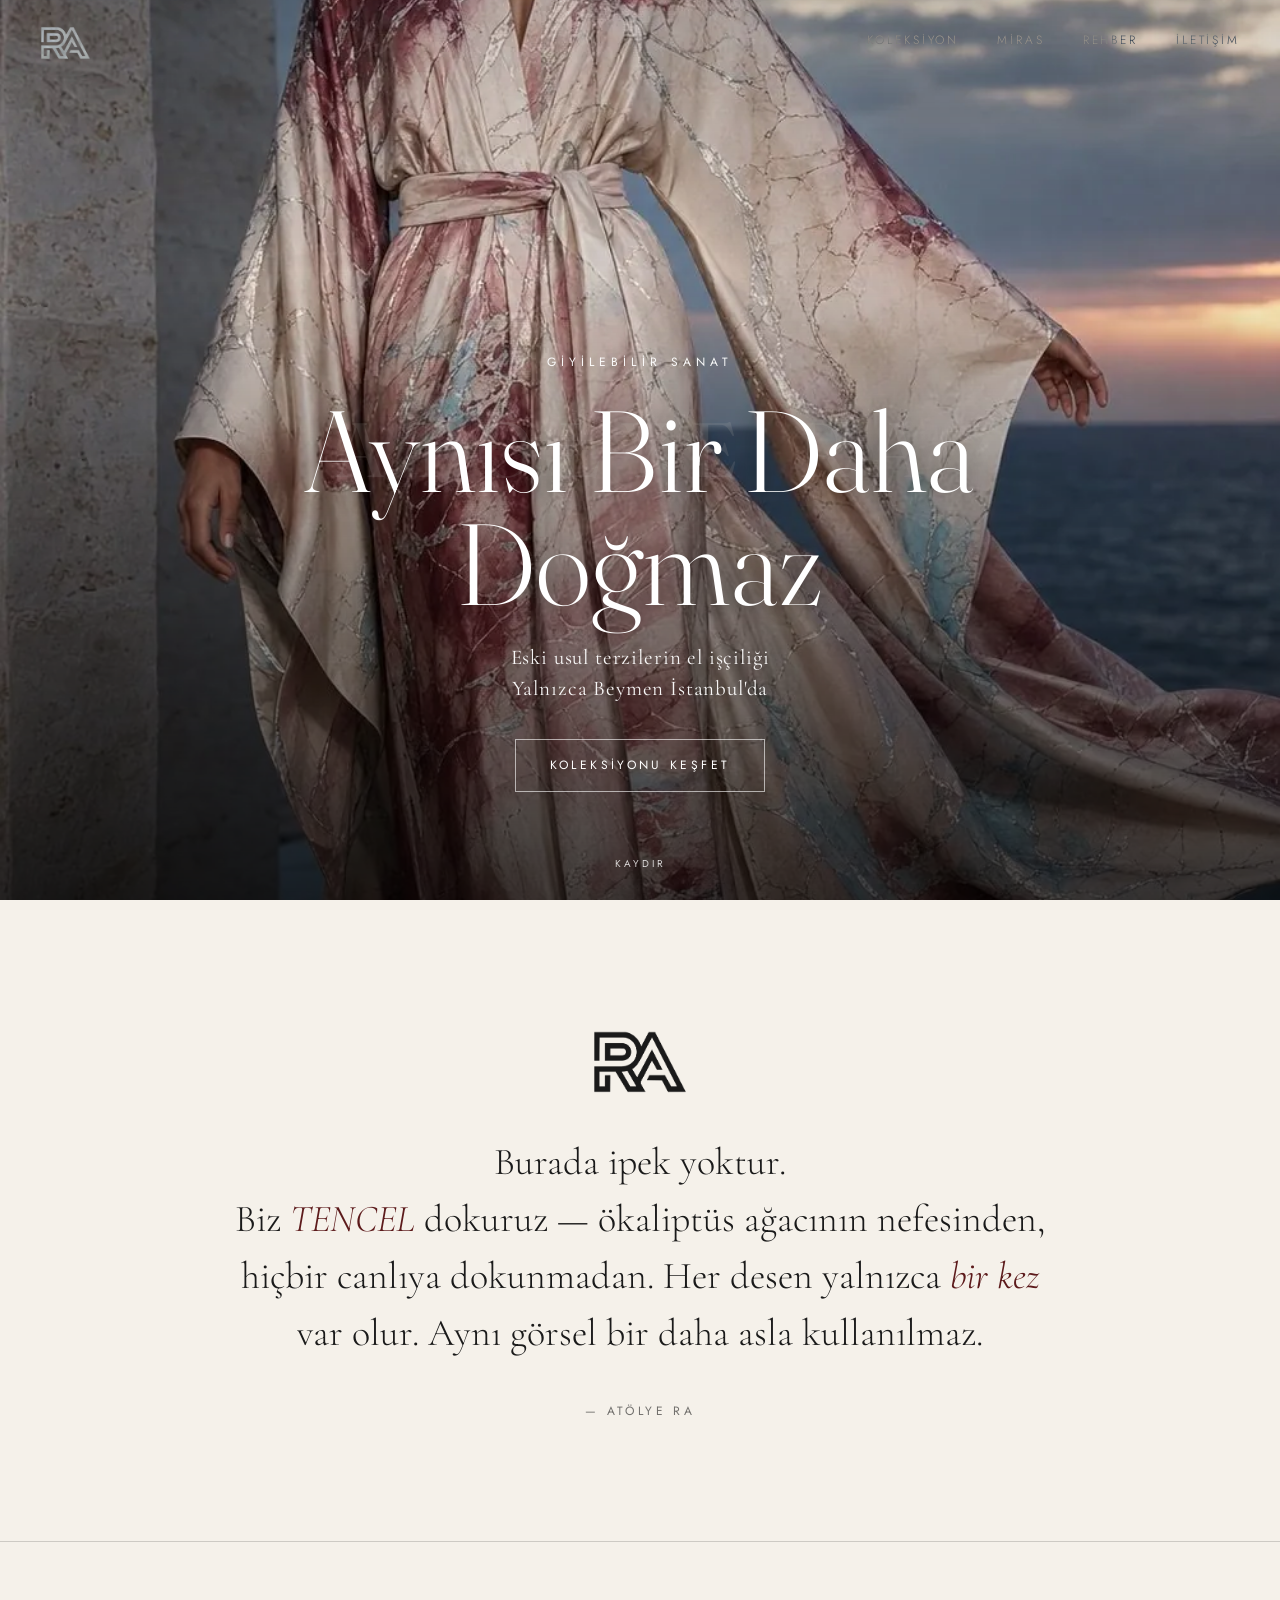
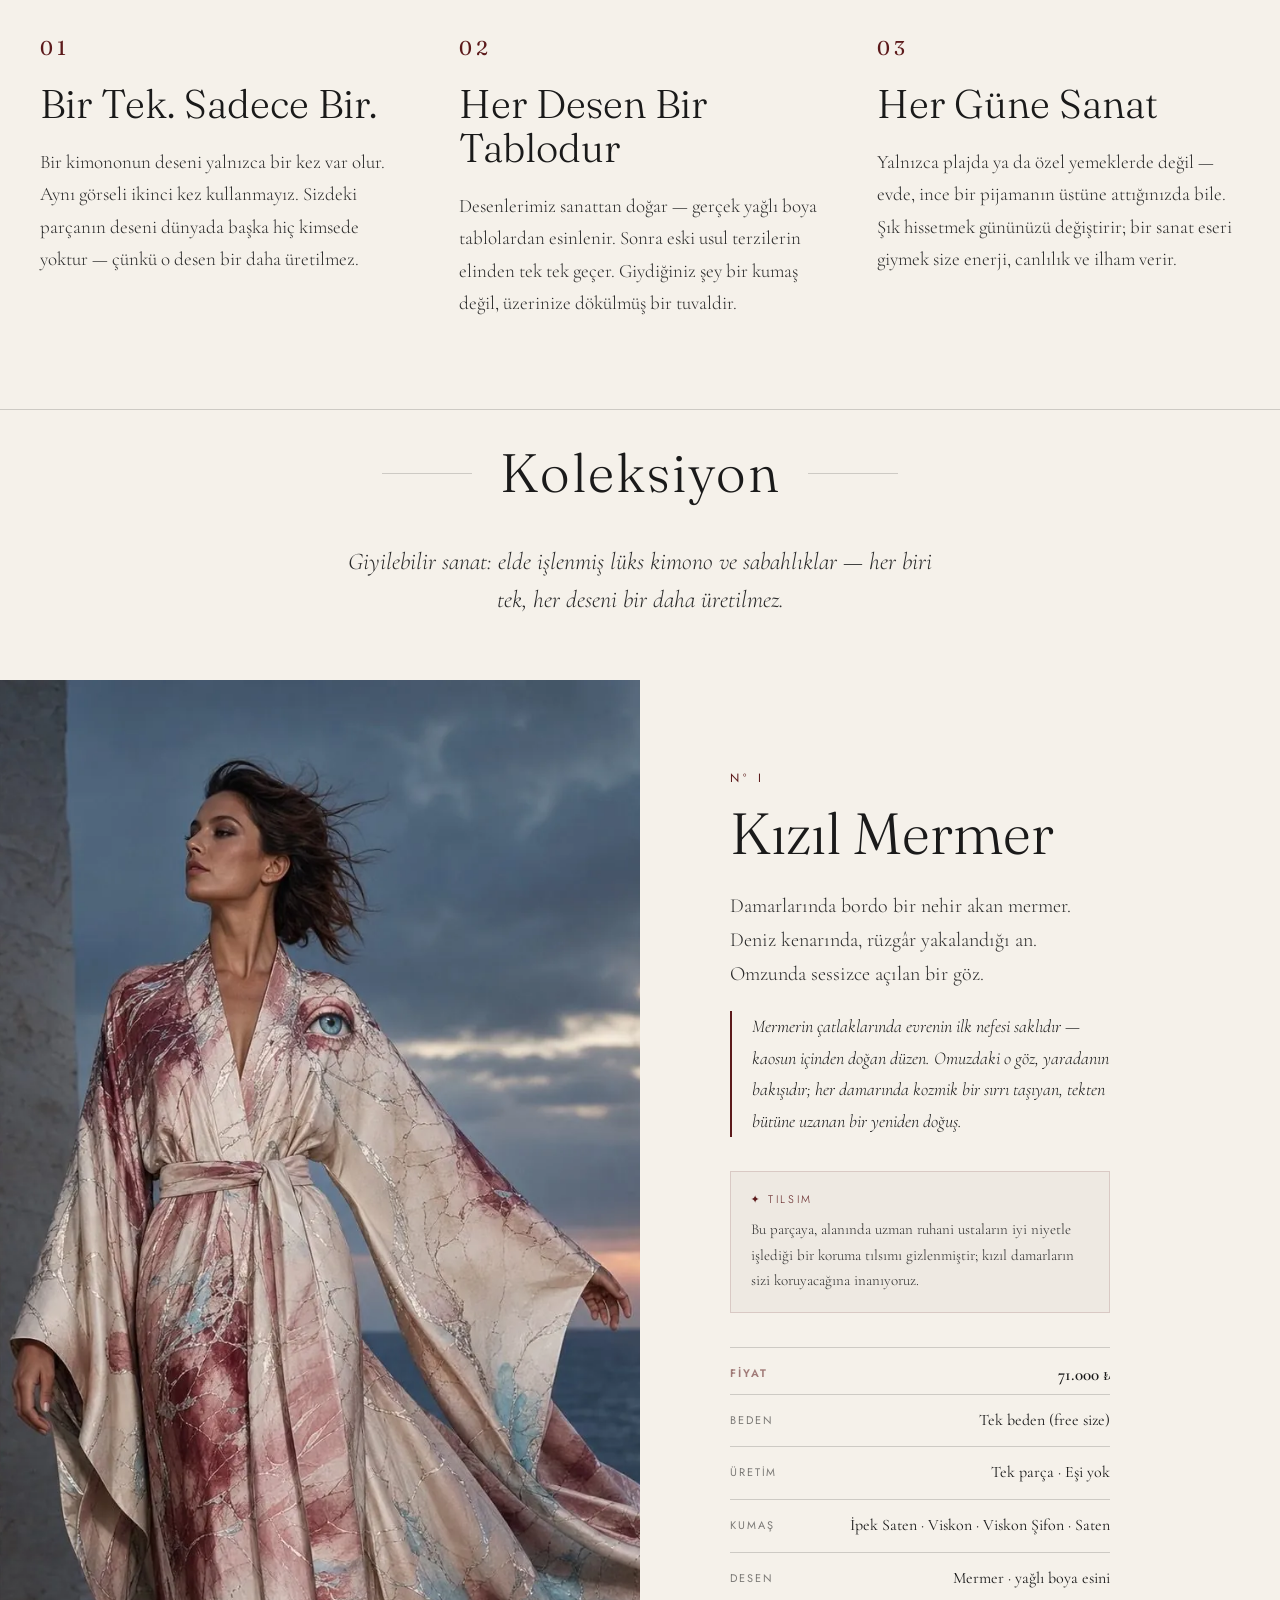
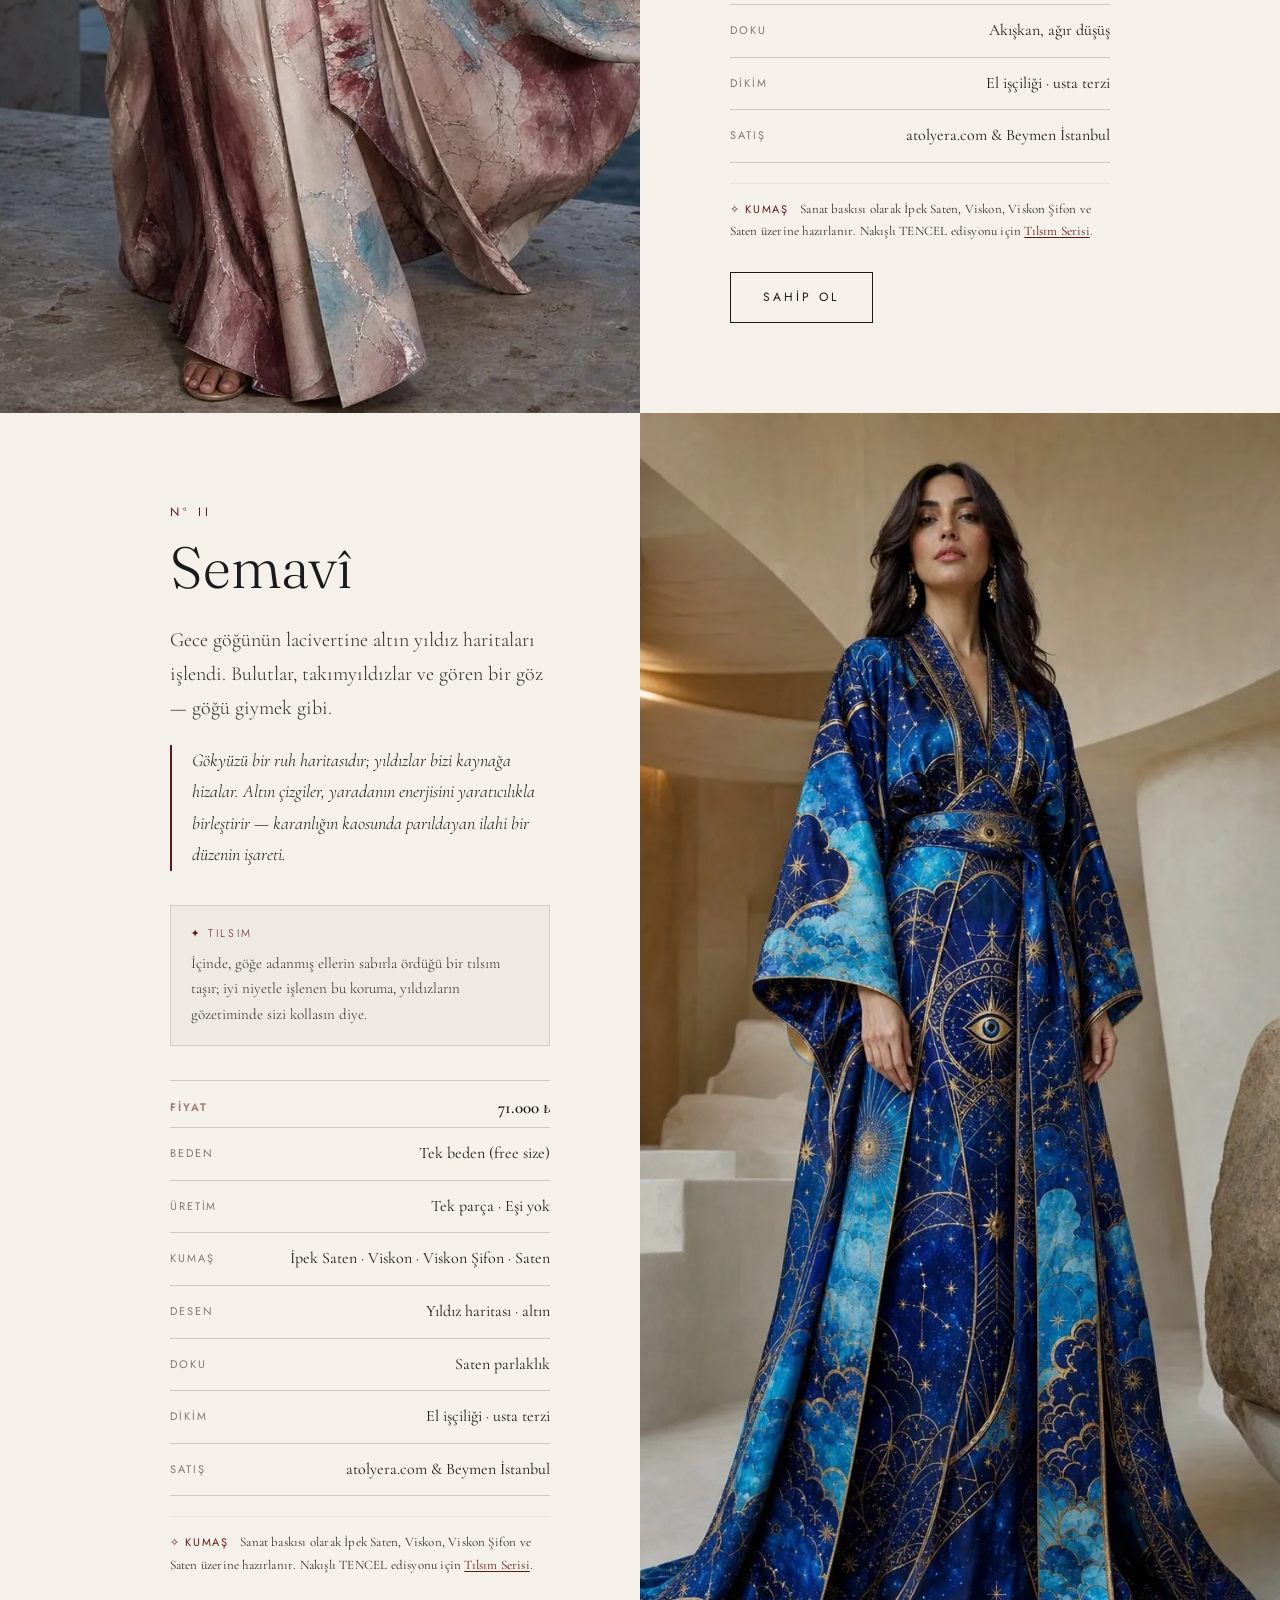
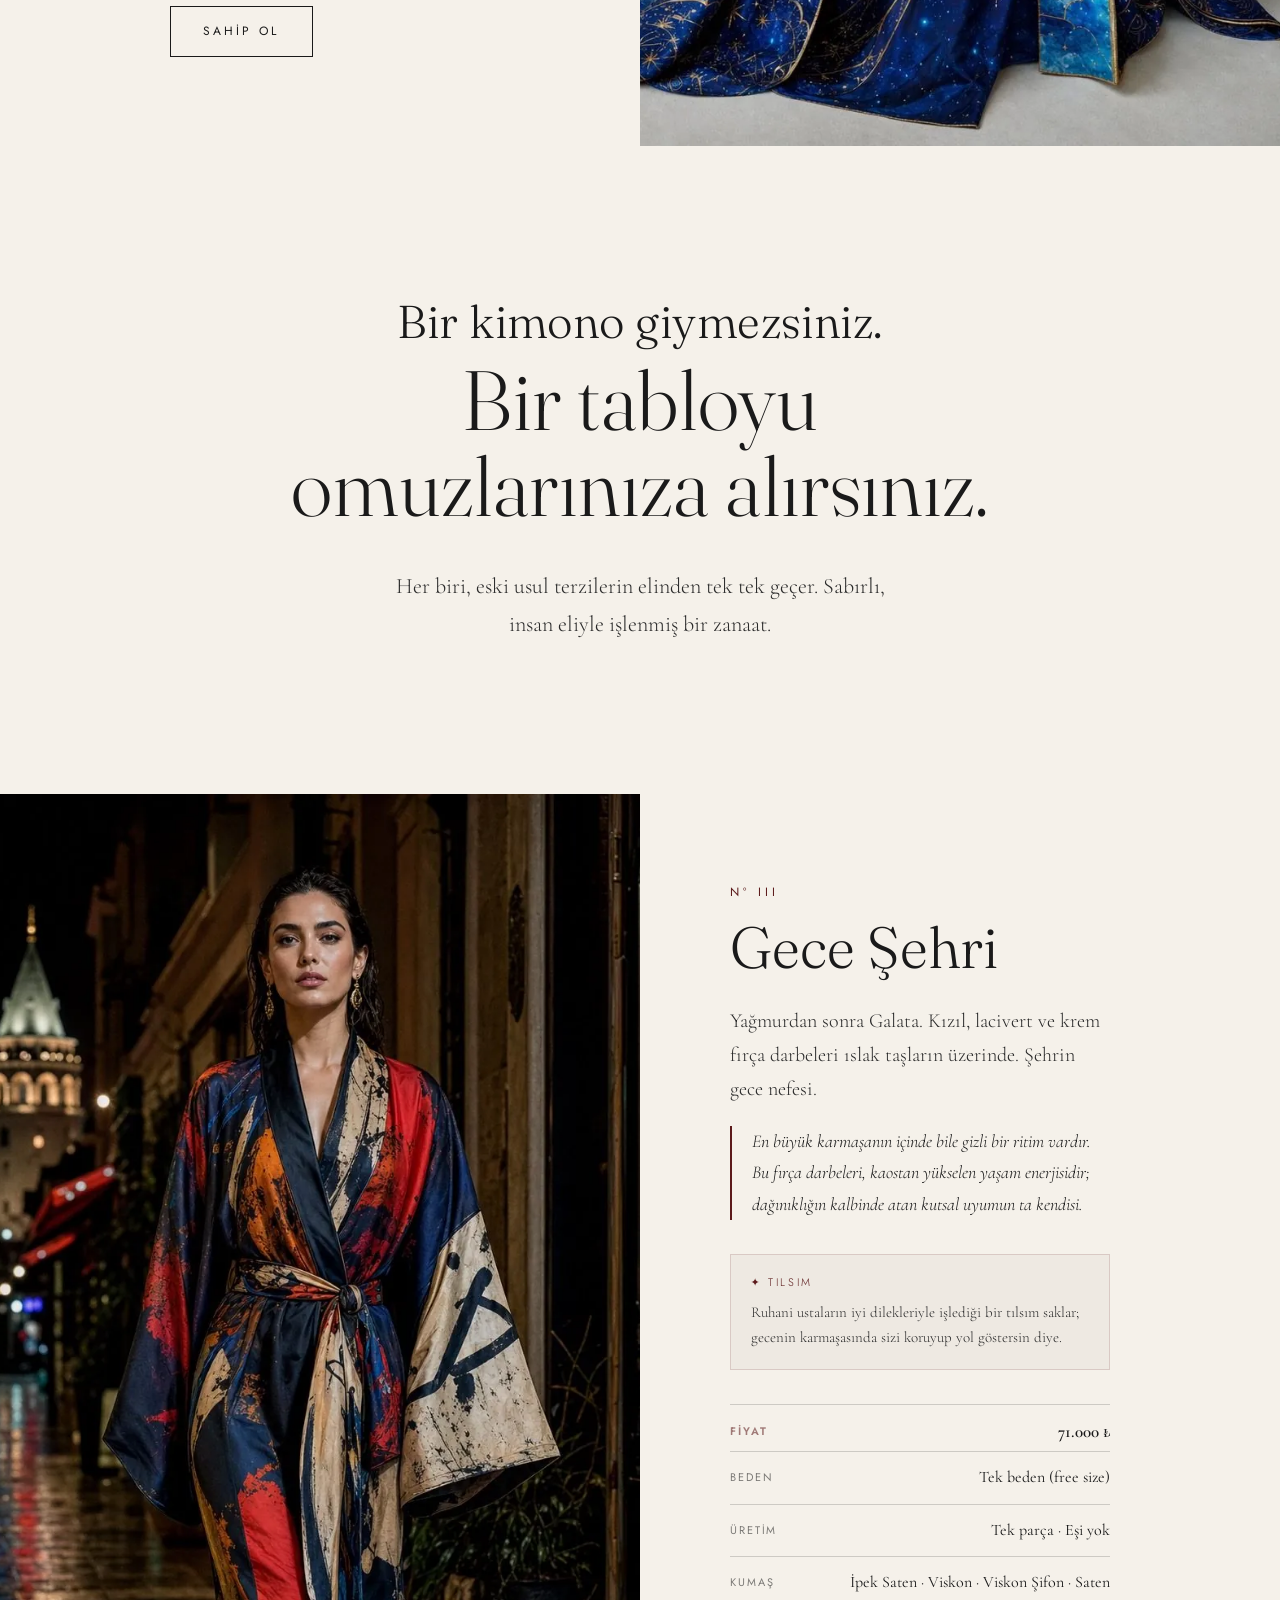
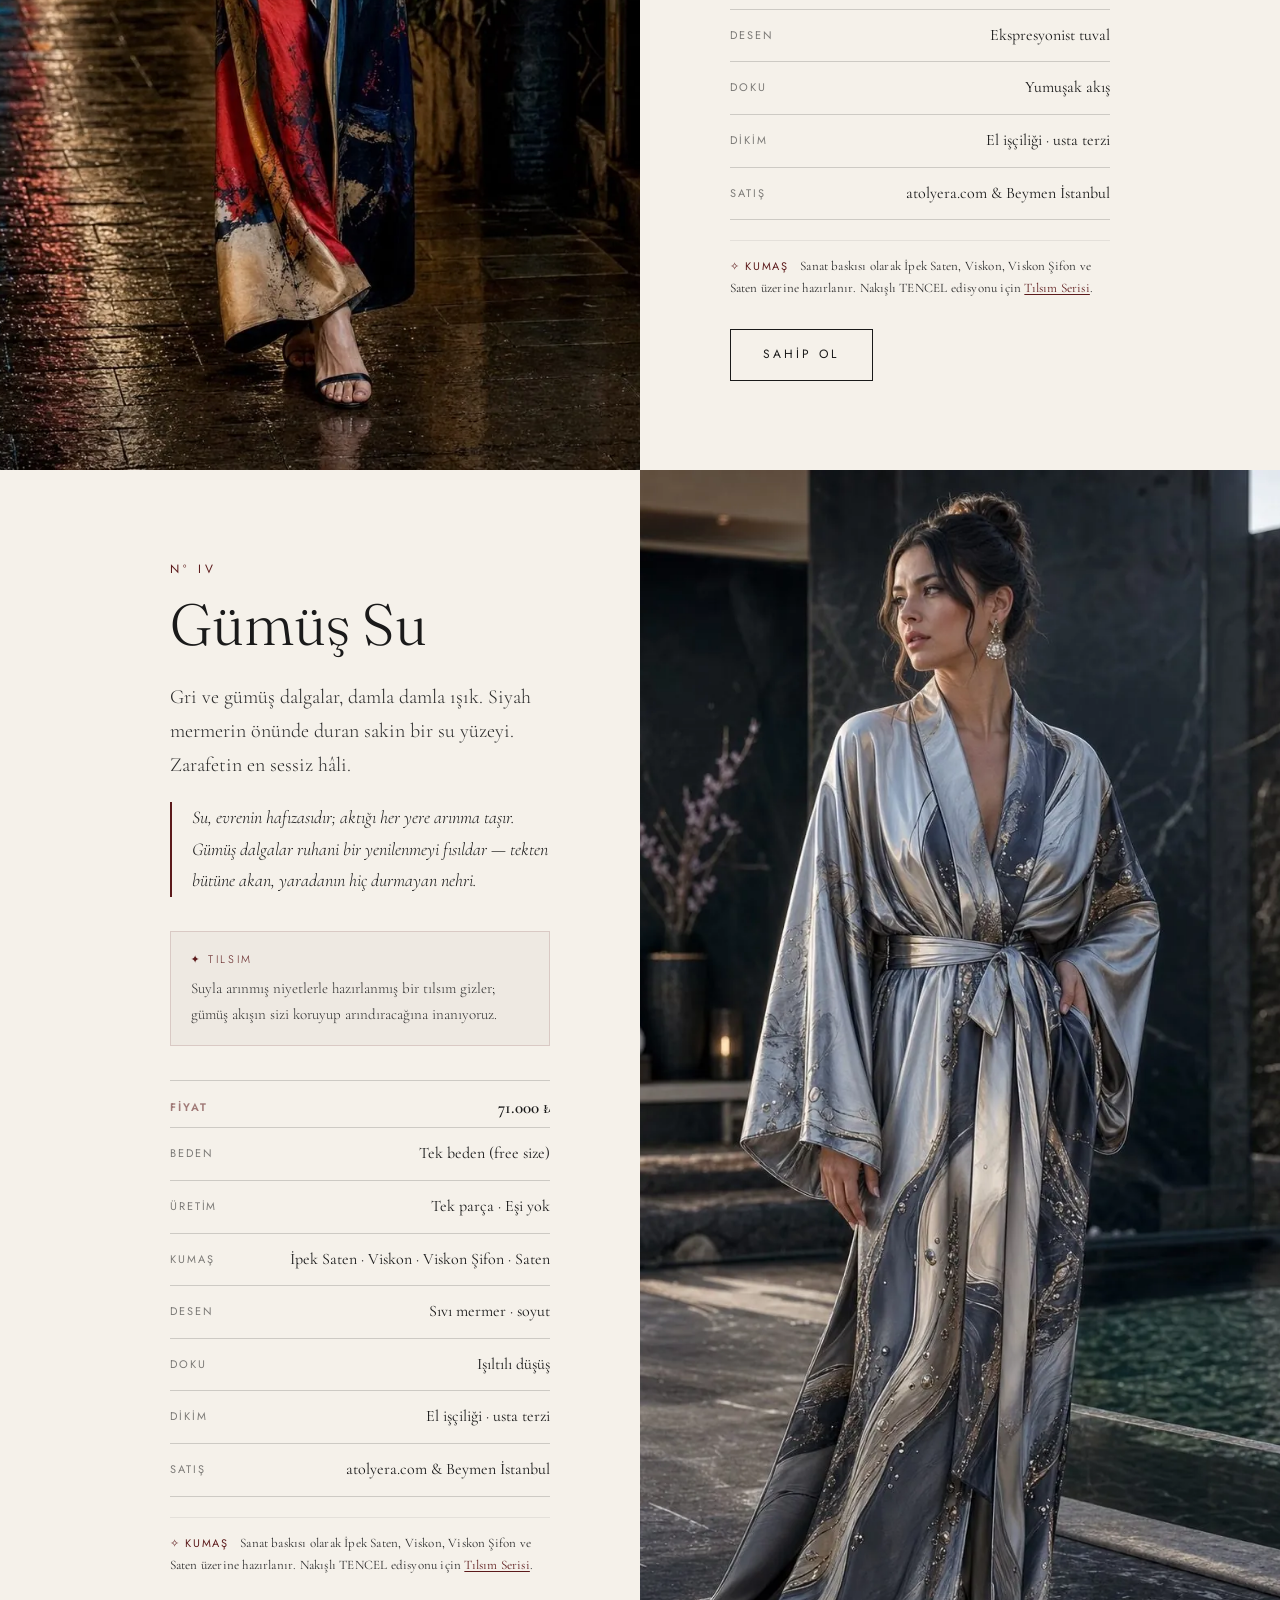
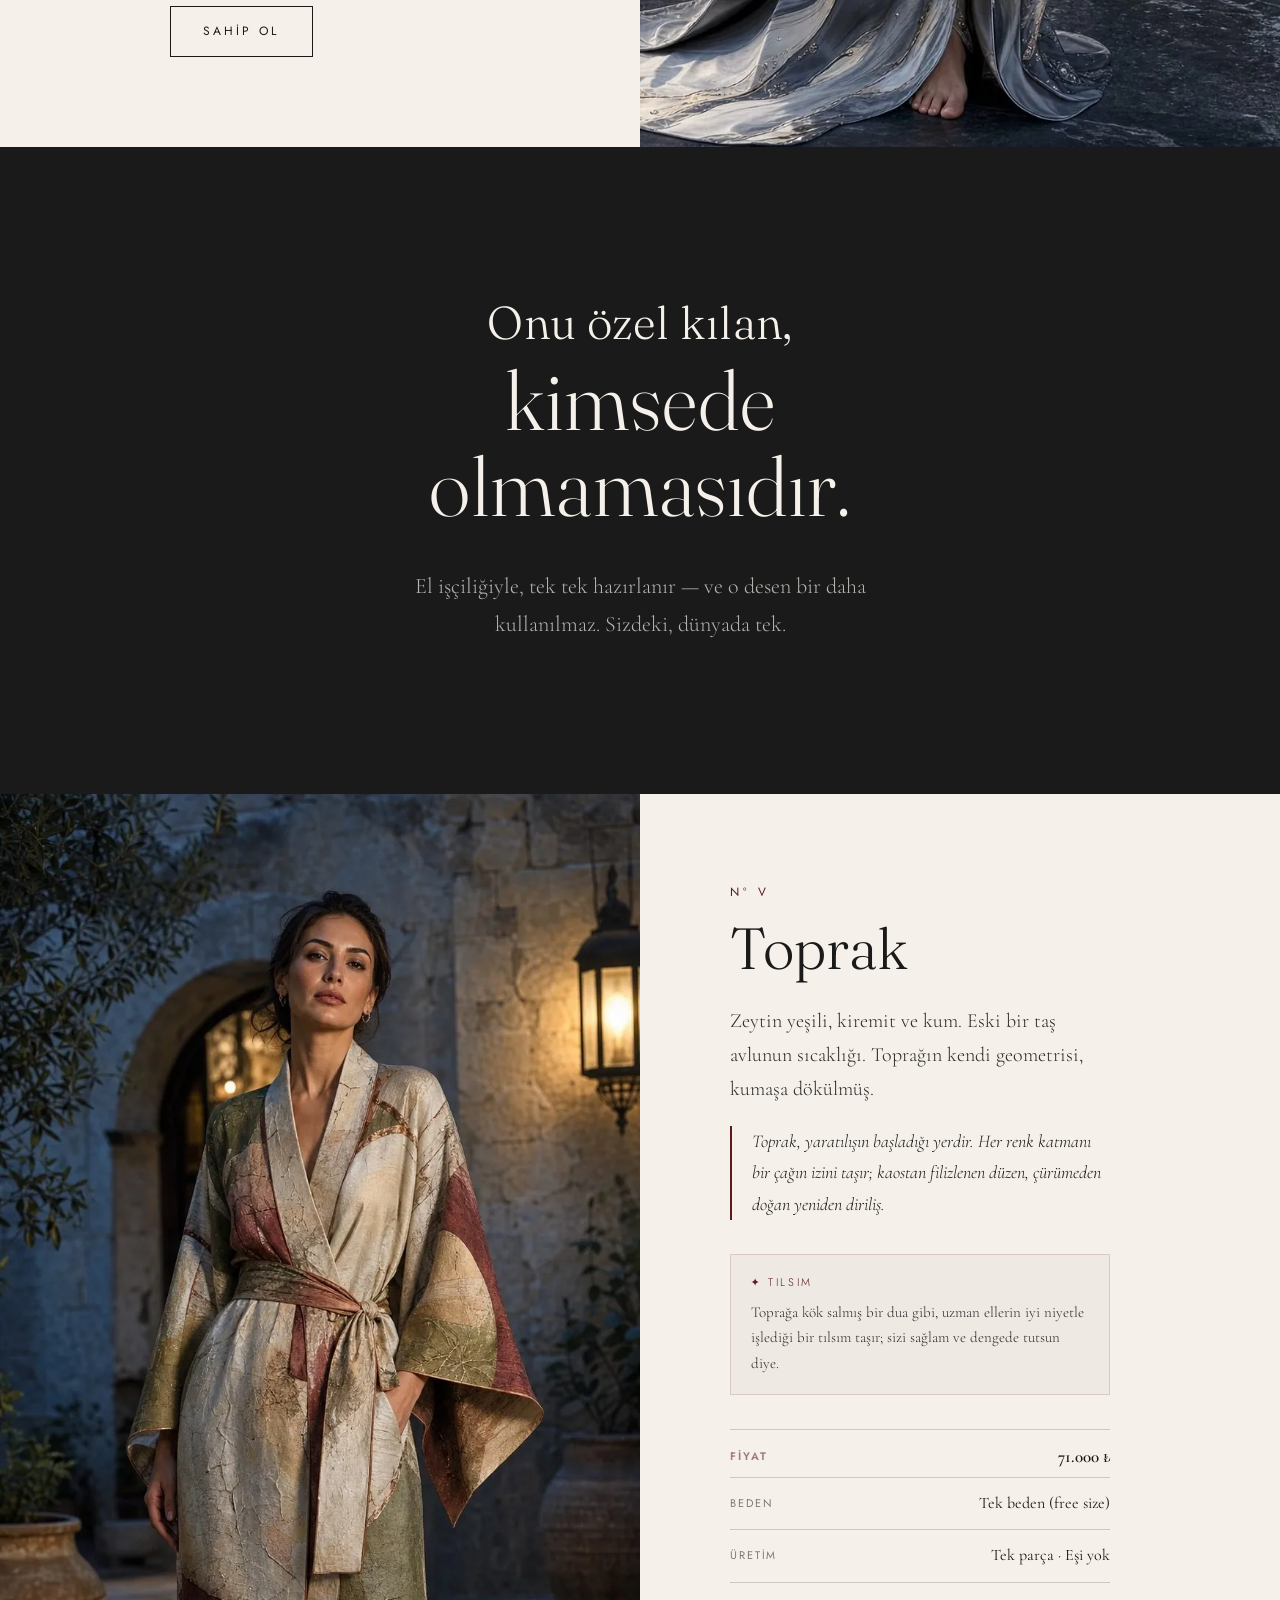
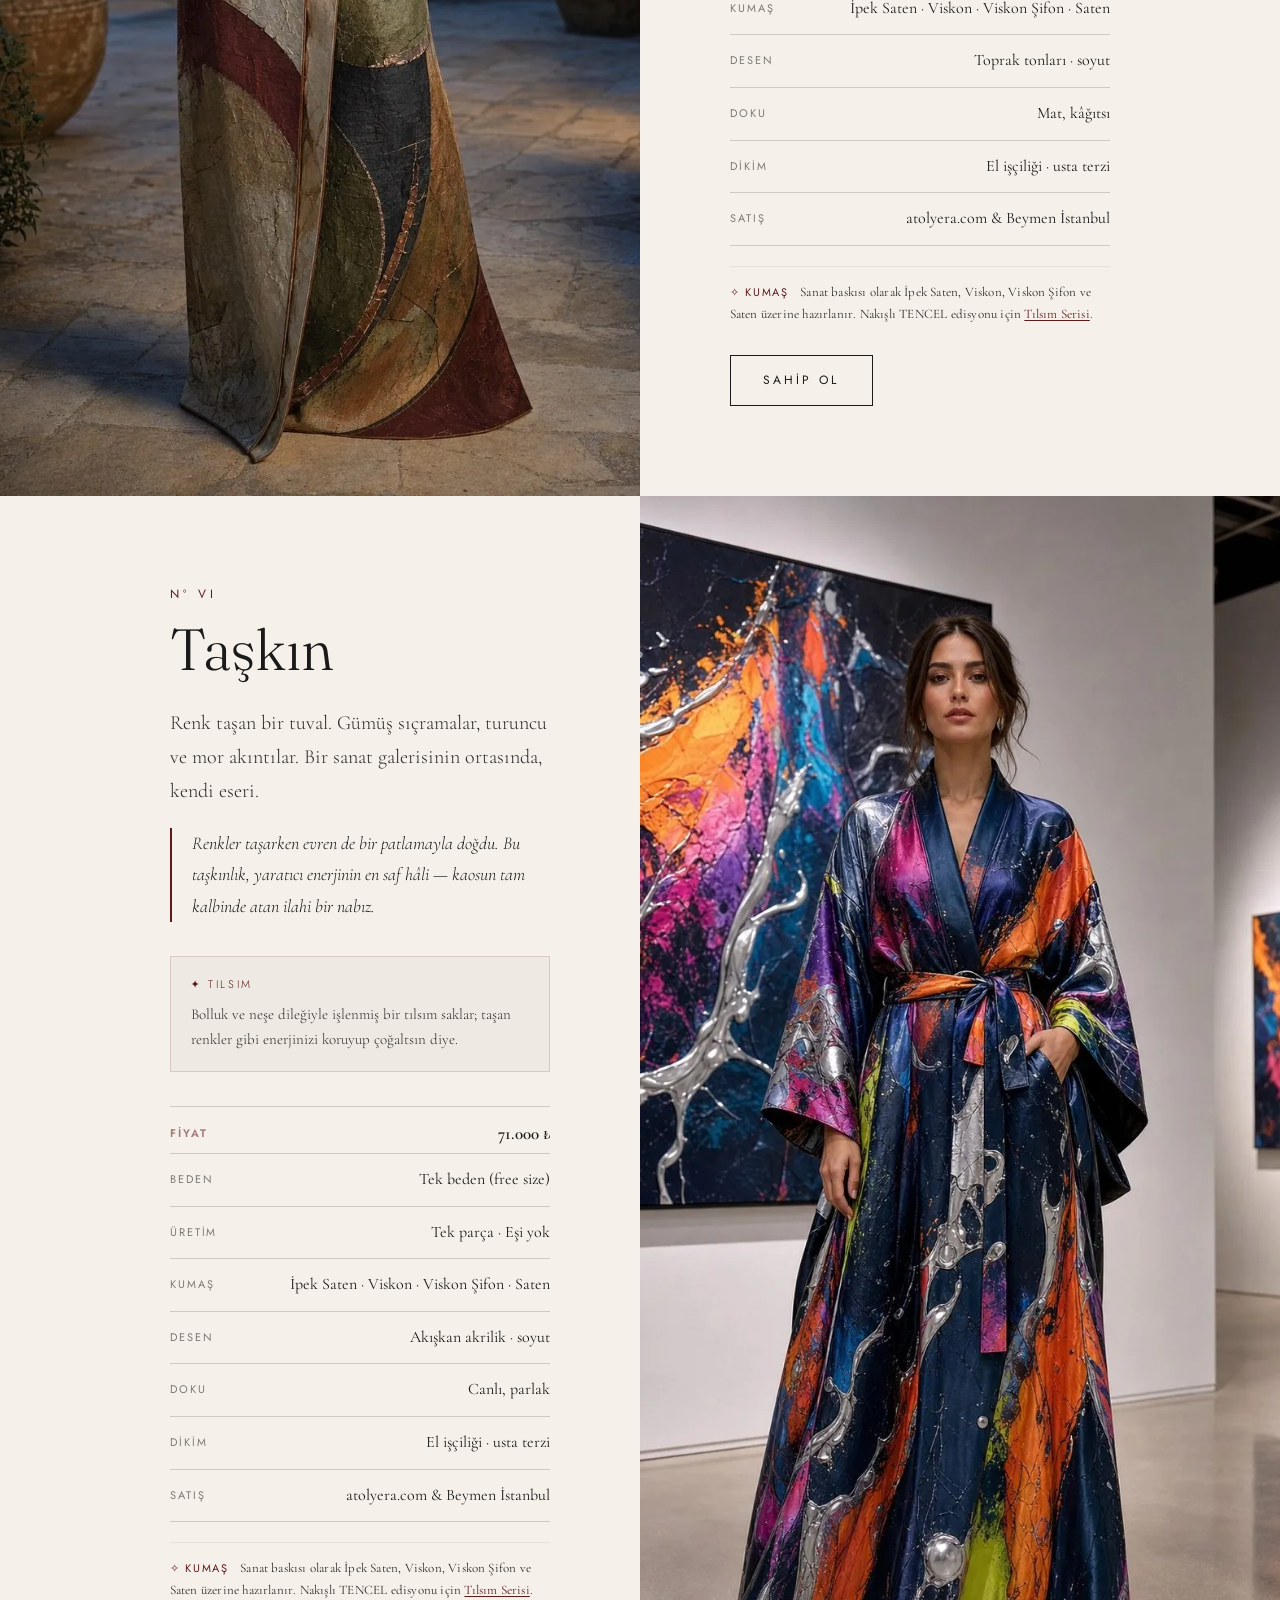
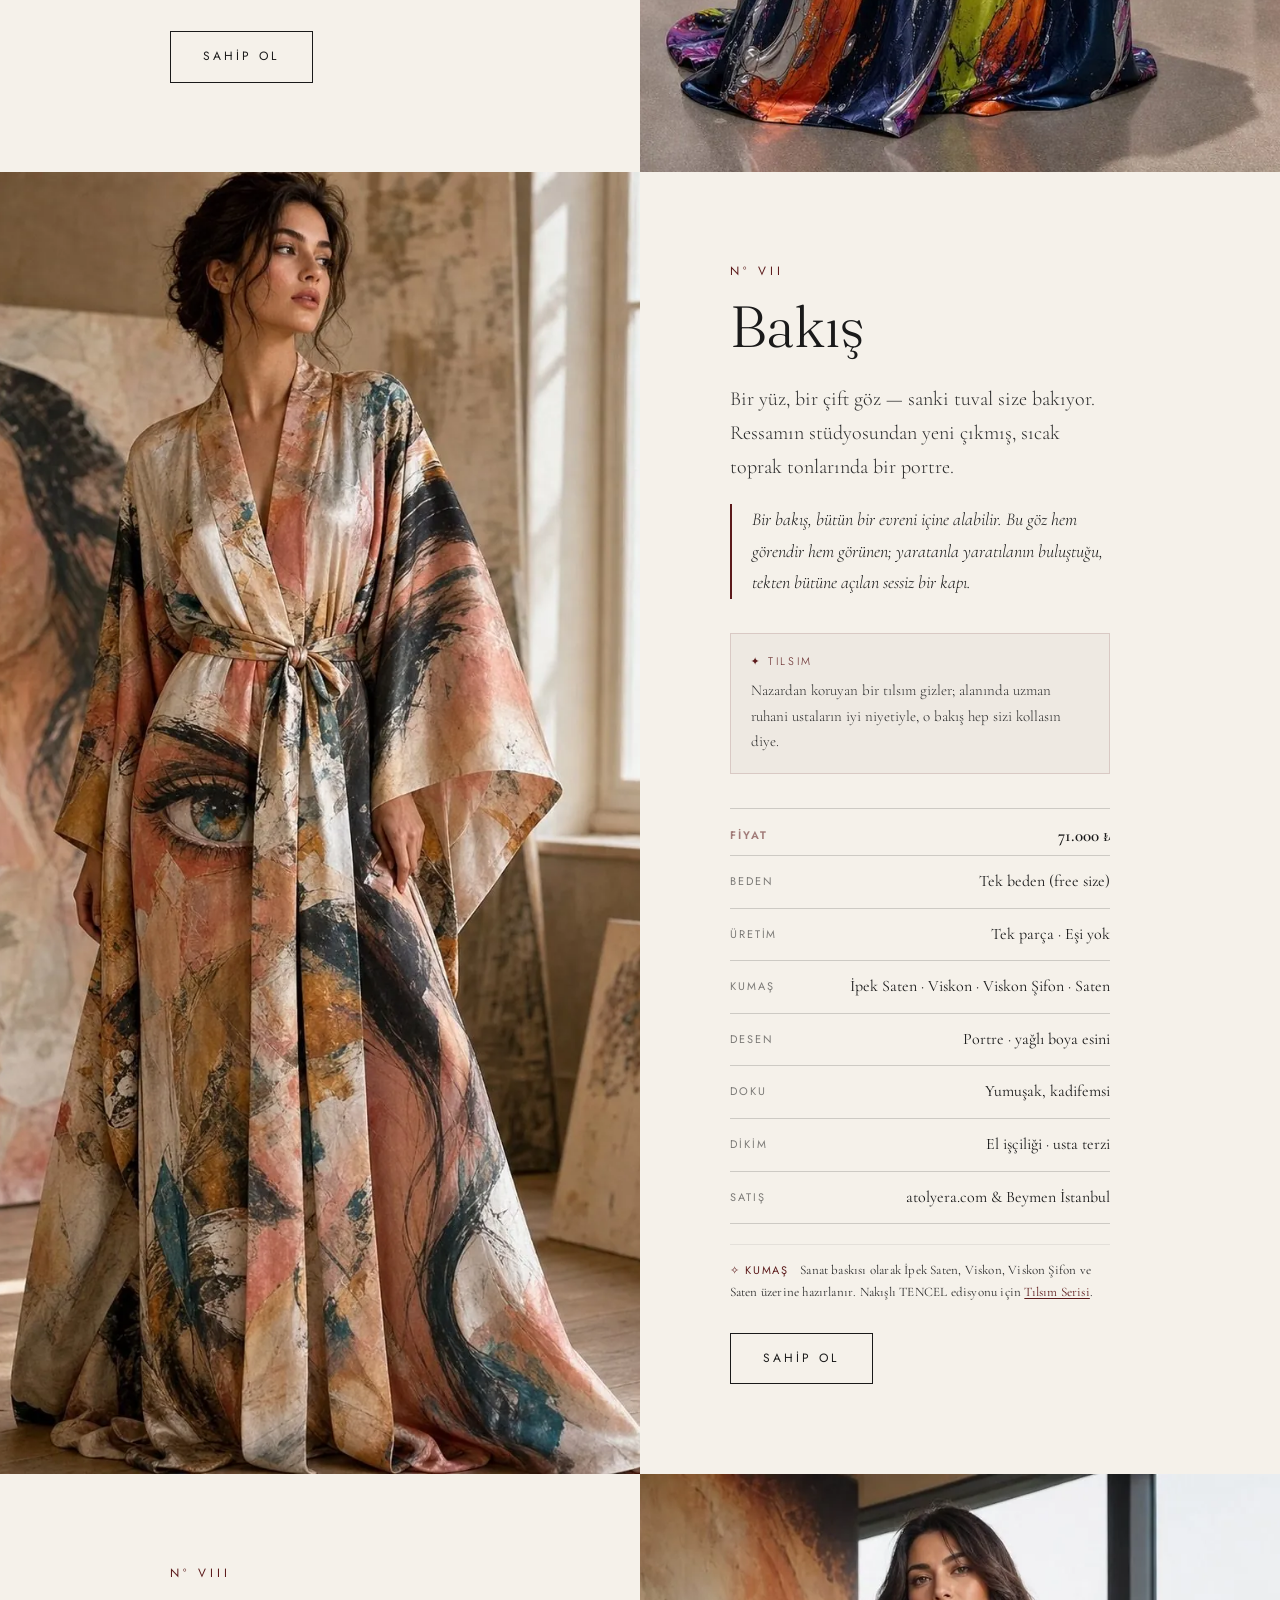
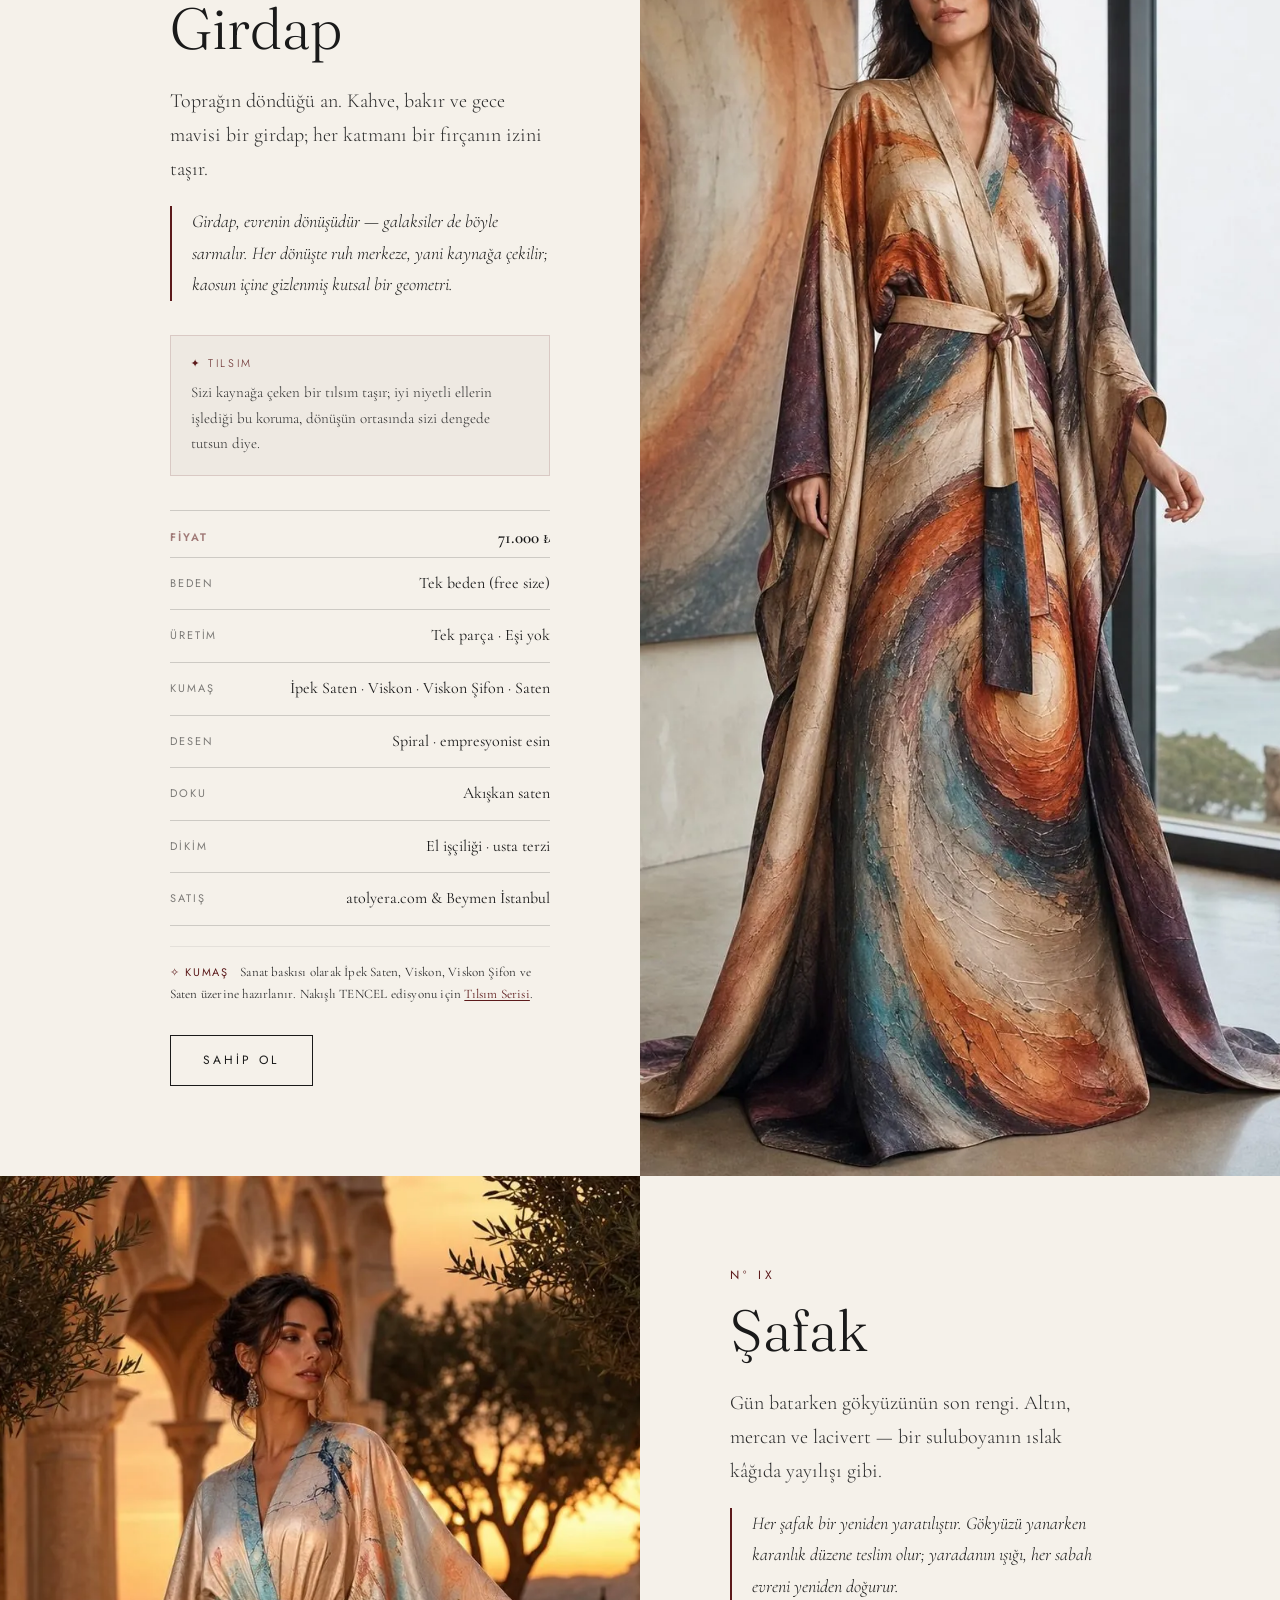
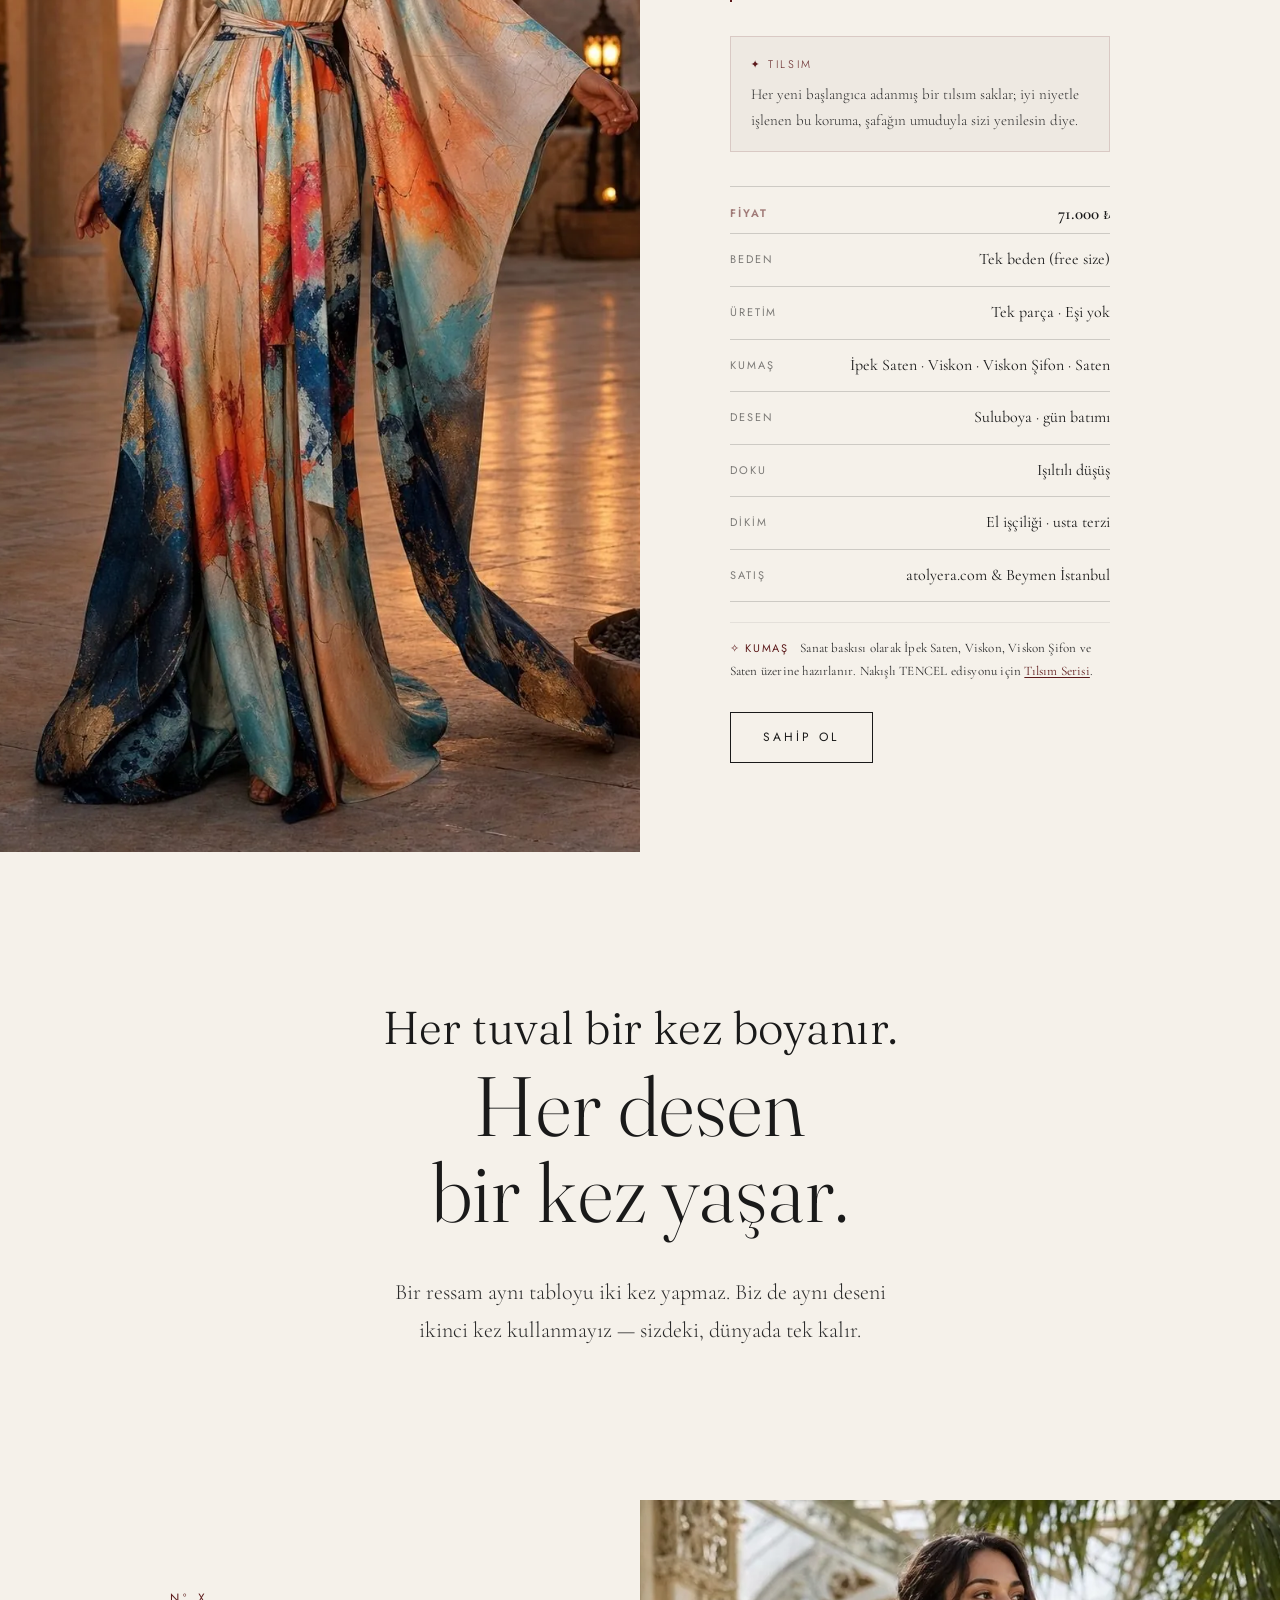
<file: index.html>
<!DOCTYPE html>
<html lang="tr">
<head>
  <meta charset="UTF-8" />
  <meta name="viewport" content="width=device-width, initial-scale=1.0" />
  <meta name="google-site-verification" content="mXsoROE7EtKlPsS2gYWDoqI_tcNQ_hRE8vdbAi6OYFA" />

  <!-- Temel SEO -->
  <title>Kimono &amp; Sabahlık | Lüks El Yapımı Kimono — Atölye RA</title>
  <meta name="description" content="Atölye RA: giyilebilir sanat. İpek değil TENCEL kumaştan, yağlı boya tablolardan esinlenmiş, elde işlenmiş lüks kimono ve sabahlık koleksiyonu. Her deseni tek. Yalnızca Beymen İstanbul." />
  <meta name="keywords" content="kimono, sabahlık, lüks kimono, ipek kimono alternatifi, TENCEL kimono, el yapımı kimono, ipeksi sabahlık, kadın kimono, saten kimono, uzun kimono, kimono sabahlık, giyilebilir sanat, Atölye RA, Beymen kimono" />
  <meta name="author" content="Atölye RA" />
  <meta name="robots" content="index, follow, max-image-preview:large" />
  <link rel="canonical" href="https://atolyera.com/" />
  <meta name="theme-color" content="#1A1A1A" />
  <link rel="preload" as="image" href="images/1.webp" type="image/webp" fetchpriority="high" />
  <link rel="alternate" type="application/rss+xml" title="Atölye RA Günlük" href="/feed.xml" />

  <!-- İkon -->
  <link rel="icon" type="image/png" href="images/logo-dark.png" />
  <link rel="apple-touch-icon" href="images/logo-dark.png" />

  <!-- Açık Grafik (Facebook / WhatsApp / LinkedIn) -->
  <meta property="og:type" content="website" />
  <meta property="og:site_name" content="Atölye RA" />
  <meta property="og:locale" content="tr_TR" />
  <meta property="og:title" content="Kimono &amp; Sabahlık | Lüks El Yapımı — Atölye RA" />
  <meta property="og:description" content="Giyilebilir sanat: TENCEL kumaştan, elde işlenmiş, her deseni tek lüks kimono ve sabahlık. Yalnızca Beymen İstanbul." />
  <meta property="og:url" content="https://atolyera.com/" />
  <meta property="og:image" content="https://atolyera.com/images/1.jpg" />
  <meta property="og:image:alt" content="Atölye RA kimono — Kızıl Mermer" />

  <!-- Twitter / X -->
  <meta name="twitter:card" content="summary_large_image" />
  <meta name="twitter:title" content="Kimono &amp; Sabahlık | Lüks El Yapımı — Atölye RA" />
  <meta name="twitter:description" content="Giyilebilir sanat: TENCEL kumaştan, elde işlenmiş, her deseni tek lüks kimono ve sabahlık." />
  <meta name="twitter:image" content="https://atolyera.com/images/1.jpg" />

  <!-- Yazı tipleri -->
  <link rel="preconnect" href="https://fonts.googleapis.com">
  <link rel="preconnect" href="https://fonts.gstatic.com" crossorigin>
  <link href="https://fonts.googleapis.com/css2?family=Cormorant+Garamond:ital,wght@0,300;0,400;0,500;1,400&family=Fraunces:opsz,wght@9..144,300;9..144,400;9..144,500&family=Jost:wght@300;400;500&display=swap" rel="stylesheet">

  <link rel="stylesheet" href="css/style.css" />
</head>
<body>

  <!-- ÜST BAR / NAVİGASYON -->
  <header class="nav" id="nav">
    <button class="nav__menu" aria-label="Menü" id="menuBtn">
      <span></span><span></span>
    </button>

    <a href="#top" class="nav__logo"><img src="images/logo-white.png" alt="Atölye RA" class="nav__logo-img"></a>

    <nav class="nav__links" id="navLinks">
      <a href="#koleksiyon">Koleksiyon</a>
      <a href="#miras">Miras</a>
      <a href="#sss">Rehber</a>
      <a href="#iletisim">İletişim</a>
    </nav>
  </header>

  <!-- HERO -->
  <section class="hero" id="top">
    <div class="hero__media" style="background-image:-webkit-image-set(url('images/1.webp') type('image/webp'), url('images/1.jpg') type('image/jpeg'));background-image:image-set(url('images/1.webp') type('image/webp'), url('images/1.jpg') type('image/jpeg'))">
      <span class="hero__fallback">ATÖLYE RA</span>
    </div>
    <div class="hero__overlay">
      <p class="hero__eyebrow">Giyilebilir Sanat</p>
      <h1 class="hero__title">Aynısı Bir Daha<br>Doğmaz</h1>
      <p class="hero__sub">Eski usul terzilerin el işçiliği<br>Yalnızca Beymen İstanbul'da</p>
      <a href="#koleksiyon" class="hero__cta">Koleksiyonu Keşfet</a>
    </div>
    <div class="hero__scroll">Kaydır</div>
  </section>

  <!-- MANİFESTO -->
  <section class="manifesto">
    <img src="images/logo-dark.png" alt="RA" class="manifesto__logo">
    <p class="manifesto__text">
      Burada ipek yoktur.<br>
      Biz <em>TENCEL</em> dokuruz — ökaliptüs ağacının nefesinden,
      hiçbir canlıya dokunmadan. Her desen yalnızca <em>bir kez</em>
      var olur. Aynı görsel bir daha asla kullanılmaz.
    </p>
    <p class="manifesto__sign">— Atölye RA</p>
  </section>

  <!-- SANAT KÖKENİ / TEK PARÇA -->
  <section class="ethos">
    <div class="ethos__grid">
      <div class="ethos__block">
        <span class="ethos__num">01</span>
        <h3 class="ethos__title">Bir Tek. Sadece Bir.</h3>
        <p class="ethos__text">
          Bir kimononun deseni yalnızca bir kez var olur. Aynı görseli
          ikinci kez kullanmayız. Sizdeki parçanın deseni dünyada başka
          hiç kimsede yoktur — çünkü o desen bir daha üretilmez.
        </p>
      </div>
      <div class="ethos__block">
        <span class="ethos__num">02</span>
        <h3 class="ethos__title">Her Desen Bir Tablodur</h3>
        <p class="ethos__text">
          Desenlerimiz sanattan doğar — gerçek yağlı boya tablolardan
          esinlenir. Sonra eski usul terzilerin elinden tek tek geçer.
          Giydiğiniz şey bir kumaş değil, üzerinize dökülmüş bir tuvaldir.
        </p>
      </div>
      <div class="ethos__block">
        <span class="ethos__num">03</span>
        <h3 class="ethos__title">Her Güne Sanat</h3>
        <p class="ethos__text">
          Yalnızca plajda ya da özel yemeklerde değil — evde, ince bir
          pijamanın üstüne attığınızda bile. Şık hissetmek gününüzü
          değiştirir; bir sanat eseri giymek size enerji, canlılık ve
          ilham verir.
        </p>
      </div>
    </div>
  </section>

  <!-- KOLEKSİYON -->
  <section class="collection" id="koleksiyon">
    <header class="section-head">
      <span class="section-head__line"></span>
      <h2>Koleksiyon</h2>
      <span class="section-head__line"></span>
    </header>
    <p class="section-sub">Giyilebilir sanat: elde işlenmiş lüks kimono ve sabahlıklar — her biri tek, her deseni bir daha üretilmez.</p>

    <!-- Ürün 1 -->
    <article class="piece piece--left">
      <picture class="piece__pic"><source type="image/webp" srcset="images/1.webp"><img class="piece__media" src="images/1.jpg" alt="Kızıl Mermer — Atölye RA TENCEL lüks kimono / sabahlık" loading="lazy" decoding="async" width="1400" height="1867"></picture>
      <div class="piece__info">
        <p class="piece__no">Nº I</p>
        <h3 class="piece__name">Kızıl Mermer</h3>
        <p class="piece__story">
          Damarlarında bordo bir nehir akan mermer. Deniz kenarında,
          rüzgâr yakalandığı an. Omzunda sessizce açılan bir göz.
        </p>
        <p class="piece__story piece__story--muse">Mermerin çatlaklarında evrenin ilk nefesi saklıdır — kaosun içinden doğan düzen. Omuzdaki o göz, yaradanın bakışıdır; her damarında kozmik bir sırrı taşıyan, tekten bütüne uzanan bir yeniden doğuş.</p>
        <p class="piece__charm"><span>✦ Tılsım</span> Bu parçaya, alanında uzman ruhani ustaların iyi niyetle işlediği bir koruma tılsımı gizlenmiştir; kızıl damarların sizi koruyacağına inanıyoruz.</p>
        <ul class="piece__spec">
          <li><span>Fiyat</span> 71.000 ₺</li>
          <li><span>Beden</span> Tek beden (free size)</li>
          <li><span>Üretim</span> Tek parça · Eşi yok</li>
          <li><span>Kumaş</span> İpek Saten · Viskon · Viskon Şifon · Saten</li>
          <li><span>Desen</span> Mermer · yağlı boya esini</li>
          <li><span>Doku</span> Akışkan, ağır düşüş</li>
          <li><span>Dikim</span> El işçiliği · usta terzi</li>
          <li><span>Satış</span> atolyera.com &amp; Beymen İstanbul</li>
        </ul>
        <p class="piece__fabric"><span>✧ Kumaş</span> Sanat baskısı olarak İpek Saten, Viskon, Viskon Şifon ve Saten üzerine hazırlanır. Nakışlı TENCEL edisyonu için <a href="#tilsim-serisi">Tılsım Serisi</a>.</p>
        <a href="#iletisim" class="piece__cta">Sahip Ol</a>
      </div>
    </article>

    <!-- Ürün 2 -->
    <article class="piece piece--right">
      <picture class="piece__pic"><source type="image/webp" srcset="images/2.webp"><img class="piece__media" src="images/2.jpg" alt="Semavî — Atölye RA TENCEL lüks kimono / sabahlık" loading="lazy" decoding="async" width="1400" height="1867"></picture>
      <div class="piece__info">
        <p class="piece__no">Nº II</p>
        <h3 class="piece__name">Semavî</h3>
        <p class="piece__story">
          Gece göğünün lacivertine altın yıldız haritaları işlendi.
          Bulutlar, takımyıldızlar ve gören bir göz — göğü giymek gibi.
        </p>
        <p class="piece__story piece__story--muse">Gökyüzü bir ruh haritasıdır; yıldızlar bizi kaynağa hizalar. Altın çizgiler, yaradanın enerjisini yaratıcılıkla birleştirir — karanlığın kaosunda parıldayan ilahi bir düzenin işareti.</p>
        <p class="piece__charm"><span>✦ Tılsım</span> İçinde, göğe adanmış ellerin sabırla ördüğü bir tılsım taşır; iyi niyetle işlenen bu koruma, yıldızların gözetiminde sizi kollasın diye.</p>
        <ul class="piece__spec">
          <li><span>Fiyat</span> 71.000 ₺</li>
          <li><span>Beden</span> Tek beden (free size)</li>
          <li><span>Üretim</span> Tek parça · Eşi yok</li>
          <li><span>Kumaş</span> İpek Saten · Viskon · Viskon Şifon · Saten</li>
          <li><span>Desen</span> Yıldız haritası · altın</li>
          <li><span>Doku</span> Saten parlaklık</li>
          <li><span>Dikim</span> El işçiliği · usta terzi</li>
          <li><span>Satış</span> atolyera.com &amp; Beymen İstanbul</li>
        </ul>
        <p class="piece__fabric"><span>✧ Kumaş</span> Sanat baskısı olarak İpek Saten, Viskon, Viskon Şifon ve Saten üzerine hazırlanır. Nakışlı TENCEL edisyonu için <a href="#tilsim-serisi">Tılsım Serisi</a>.</p>
        <a href="#iletisim" class="piece__cta">Sahip Ol</a>
      </div>
    </article>

    <!-- Hikâye geçişi 1 -->
    <aside class="interlude">
      <p class="interlude__line">Bir kimono giymezsiniz.</p>
      <p class="interlude__line interlude__line--big">Bir tabloyu<br>omuzlarınıza alırsınız.</p>
      <p class="interlude__note">
        Her biri, eski usul terzilerin elinden tek tek geçer.
        Sabırlı, insan eliyle işlenmiş bir zanaat.
      </p>
    </aside>

    <!-- Ürün 3 -->
    <article class="piece piece--left">
      <picture class="piece__pic"><source type="image/webp" srcset="images/3.webp"><img class="piece__media" src="images/3.jpg" alt="Gece Şehri — Atölye RA TENCEL lüks kimono / sabahlık" loading="lazy" decoding="async" width="1400" height="1867"></picture>
      <div class="piece__info">
        <p class="piece__no">Nº III</p>
        <h3 class="piece__name">Gece Şehri</h3>
        <p class="piece__story">
          Yağmurdan sonra Galata. Kızıl, lacivert ve krem fırça darbeleri
          ıslak taşların üzerinde. Şehrin gece nefesi.
        </p>
        <p class="piece__story piece__story--muse">En büyük karmaşanın içinde bile gizli bir ritim vardır. Bu fırça darbeleri, kaostan yükselen yaşam enerjisidir; dağınıklığın kalbinde atan kutsal uyumun ta kendisi.</p>
        <p class="piece__charm"><span>✦ Tılsım</span> Ruhani ustaların iyi dilekleriyle işlediği bir tılsım saklar; gecenin karmaşasında sizi koruyup yol göstersin diye.</p>
        <ul class="piece__spec">
          <li><span>Fiyat</span> 71.000 ₺</li>
          <li><span>Beden</span> Tek beden (free size)</li>
          <li><span>Üretim</span> Tek parça · Eşi yok</li>
          <li><span>Kumaş</span> İpek Saten · Viskon · Viskon Şifon · Saten</li>
          <li><span>Desen</span> Ekspresyonist tuval</li>
          <li><span>Doku</span> Yumuşak akış</li>
          <li><span>Dikim</span> El işçiliği · usta terzi</li>
          <li><span>Satış</span> atolyera.com &amp; Beymen İstanbul</li>
        </ul>
        <p class="piece__fabric"><span>✧ Kumaş</span> Sanat baskısı olarak İpek Saten, Viskon, Viskon Şifon ve Saten üzerine hazırlanır. Nakışlı TENCEL edisyonu için <a href="#tilsim-serisi">Tılsım Serisi</a>.</p>
        <a href="#iletisim" class="piece__cta">Sahip Ol</a>
      </div>
    </article>

    <!-- Ürün 4 -->
    <article class="piece piece--right">
      <picture class="piece__pic"><source type="image/webp" srcset="images/4.webp"><img class="piece__media" src="images/4.jpg" alt="Gümüş Su — Atölye RA TENCEL lüks kimono / sabahlık" loading="lazy" decoding="async" width="1400" height="1867"></picture>
      <div class="piece__info">
        <p class="piece__no">Nº IV</p>
        <h3 class="piece__name">Gümüş Su</h3>
        <p class="piece__story">
          Gri ve gümüş dalgalar, damla damla ışık. Siyah mermerin önünde
          duran sakin bir su yüzeyi. Zarafetin en sessiz hâli.
        </p>
        <p class="piece__story piece__story--muse">Su, evrenin hafızasıdır; aktığı her yere arınma taşır. Gümüş dalgalar ruhani bir yenilenmeyi fısıldar — tekten bütüne akan, yaradanın hiç durmayan nehri.</p>
        <p class="piece__charm"><span>✦ Tılsım</span> Suyla arınmış niyetlerle hazırlanmış bir tılsım gizler; gümüş akışın sizi koruyup arındıracağına inanıyoruz.</p>
        <ul class="piece__spec">
          <li><span>Fiyat</span> 71.000 ₺</li>
          <li><span>Beden</span> Tek beden (free size)</li>
          <li><span>Üretim</span> Tek parça · Eşi yok</li>
          <li><span>Kumaş</span> İpek Saten · Viskon · Viskon Şifon · Saten</li>
          <li><span>Desen</span> Sıvı mermer · soyut</li>
          <li><span>Doku</span> Işıltılı düşüş</li>
          <li><span>Dikim</span> El işçiliği · usta terzi</li>
          <li><span>Satış</span> atolyera.com &amp; Beymen İstanbul</li>
        </ul>
        <p class="piece__fabric"><span>✧ Kumaş</span> Sanat baskısı olarak İpek Saten, Viskon, Viskon Şifon ve Saten üzerine hazırlanır. Nakışlı TENCEL edisyonu için <a href="#tilsim-serisi">Tılsım Serisi</a>.</p>
        <a href="#iletisim" class="piece__cta">Sahip Ol</a>
      </div>
    </article>

    <!-- Hikâye geçişi 2 -->
    <aside class="interlude interlude--dark">
      <p class="interlude__line">Onu özel kılan,</p>
      <p class="interlude__line interlude__line--big">kimsede<br>olmamasıdır.</p>
      <p class="interlude__note">
        El işçiliğiyle, tek tek hazırlanır — ve o desen bir daha
        kullanılmaz. Sizdeki, dünyada tek.
      </p>
    </aside>

    <!-- Ürün 5 -->
    <article class="piece piece--left">
      <picture class="piece__pic"><source type="image/webp" srcset="images/5.webp"><img class="piece__media" src="images/5.jpg" alt="Toprak — Atölye RA TENCEL lüks kimono / sabahlık" loading="lazy" decoding="async" width="1400" height="1867"></picture>
      <div class="piece__info">
        <p class="piece__no">Nº V</p>
        <h3 class="piece__name">Toprak</h3>
        <p class="piece__story">
          Zeytin yeşili, kiremit ve kum. Eski bir taş avlunun sıcaklığı.
          Toprağın kendi geometrisi, kumaşa dökülmüş.
        </p>
        <p class="piece__story piece__story--muse">Toprak, yaratılışın başladığı yerdir. Her renk katmanı bir çağın izini taşır; kaostan filizlenen düzen, çürümeden doğan yeniden diriliş.</p>
        <p class="piece__charm"><span>✦ Tılsım</span> Toprağa kök salmış bir dua gibi, uzman ellerin iyi niyetle işlediği bir tılsım taşır; sizi sağlam ve dengede tutsun diye.</p>
        <ul class="piece__spec">
          <li><span>Fiyat</span> 71.000 ₺</li>
          <li><span>Beden</span> Tek beden (free size)</li>
          <li><span>Üretim</span> Tek parça · Eşi yok</li>
          <li><span>Kumaş</span> İpek Saten · Viskon · Viskon Şifon · Saten</li>
          <li><span>Desen</span> Toprak tonları · soyut</li>
          <li><span>Doku</span> Mat, kâğıtsı</li>
          <li><span>Dikim</span> El işçiliği · usta terzi</li>
          <li><span>Satış</span> atolyera.com &amp; Beymen İstanbul</li>
        </ul>
        <p class="piece__fabric"><span>✧ Kumaş</span> Sanat baskısı olarak İpek Saten, Viskon, Viskon Şifon ve Saten üzerine hazırlanır. Nakışlı TENCEL edisyonu için <a href="#tilsim-serisi">Tılsım Serisi</a>.</p>
        <a href="#iletisim" class="piece__cta">Sahip Ol</a>
      </div>
    </article>

    <!-- Ürün 6 -->
    <article class="piece piece--right">
      <picture class="piece__pic"><source type="image/webp" srcset="images/6.webp"><img class="piece__media" src="images/6.jpg" alt="Taşkın — Atölye RA TENCEL lüks kimono / sabahlık" loading="lazy" decoding="async" width="1400" height="1867"></picture>
      <div class="piece__info">
        <p class="piece__no">Nº VI</p>
        <h3 class="piece__name">Taşkın</h3>
        <p class="piece__story">
          Renk taşan bir tuval. Gümüş sıçramalar, turuncu ve mor akıntılar.
          Bir sanat galerisinin ortasında, kendi eseri.
        </p>
        <p class="piece__story piece__story--muse">Renkler taşarken evren de bir patlamayla doğdu. Bu taşkınlık, yaratıcı enerjinin en saf hâli — kaosun tam kalbinde atan ilahi bir nabız.</p>
        <p class="piece__charm"><span>✦ Tılsım</span> Bolluk ve neşe dileğiyle işlenmiş bir tılsım saklar; taşan renkler gibi enerjinizi koruyup çoğaltsın diye.</p>
        <ul class="piece__spec">
          <li><span>Fiyat</span> 71.000 ₺</li>
          <li><span>Beden</span> Tek beden (free size)</li>
          <li><span>Üretim</span> Tek parça · Eşi yok</li>
          <li><span>Kumaş</span> İpek Saten · Viskon · Viskon Şifon · Saten</li>
          <li><span>Desen</span> Akışkan akrilik · soyut</li>
          <li><span>Doku</span> Canlı, parlak</li>
          <li><span>Dikim</span> El işçiliği · usta terzi</li>
          <li><span>Satış</span> atolyera.com &amp; Beymen İstanbul</li>
        </ul>
        <p class="piece__fabric"><span>✧ Kumaş</span> Sanat baskısı olarak İpek Saten, Viskon, Viskon Şifon ve Saten üzerine hazırlanır. Nakışlı TENCEL edisyonu için <a href="#tilsim-serisi">Tılsım Serisi</a>.</p>
        <a href="#iletisim" class="piece__cta">Sahip Ol</a>
      </div>
    </article>

    <!-- Ürün 7 -->
    <article class="piece piece--left">
      <picture class="piece__pic"><source type="image/webp" srcset="images/7.webp"><img class="piece__media" src="images/7.jpg" alt="Bakış — Atölye RA TENCEL lüks kimono / sabahlık" loading="lazy" decoding="async" width="1400" height="1867"></picture>
      <div class="piece__info">
        <p class="piece__no">Nº VII</p>
        <h3 class="piece__name">Bakış</h3>
        <p class="piece__story">
          Bir yüz, bir çift göz — sanki tuval size bakıyor. Ressamın
          stüdyosundan yeni çıkmış, sıcak toprak tonlarında bir portre.
        </p>
        <p class="piece__story piece__story--muse">Bir bakış, bütün bir evreni içine alabilir. Bu göz hem görendir hem görünen; yaratanla yaratılanın buluştuğu, tekten bütüne açılan sessiz bir kapı.</p>
        <p class="piece__charm"><span>✦ Tılsım</span> Nazardan koruyan bir tılsım gizler; alanında uzman ruhani ustaların iyi niyetiyle, o bakış hep sizi kollasın diye.</p>
        <ul class="piece__spec">
          <li><span>Fiyat</span> 71.000 ₺</li>
          <li><span>Beden</span> Tek beden (free size)</li>
          <li><span>Üretim</span> Tek parça · Eşi yok</li>
          <li><span>Kumaş</span> İpek Saten · Viskon · Viskon Şifon · Saten</li>
          <li><span>Desen</span> Portre · yağlı boya esini</li>
          <li><span>Doku</span> Yumuşak, kadifemsi</li>
          <li><span>Dikim</span> El işçiliği · usta terzi</li>
          <li><span>Satış</span> atolyera.com &amp; Beymen İstanbul</li>
        </ul>
        <p class="piece__fabric"><span>✧ Kumaş</span> Sanat baskısı olarak İpek Saten, Viskon, Viskon Şifon ve Saten üzerine hazırlanır. Nakışlı TENCEL edisyonu için <a href="#tilsim-serisi">Tılsım Serisi</a>.</p>
        <a href="#iletisim" class="piece__cta">Sahip Ol</a>
      </div>
    </article>

    <!-- Ürün 8 -->
    <article class="piece piece--right">
      <picture class="piece__pic"><source type="image/webp" srcset="images/8.webp"><img class="piece__media" src="images/8.jpg" alt="Girdap — Atölye RA TENCEL lüks kimono / sabahlık" loading="lazy" decoding="async" width="1400" height="1867"></picture>
      <div class="piece__info">
        <p class="piece__no">Nº VIII</p>
        <h3 class="piece__name">Girdap</h3>
        <p class="piece__story">
          Toprağın döndüğü an. Kahve, bakır ve gece mavisi bir girdap;
          her katmanı bir fırçanın izini taşır.
        </p>
        <p class="piece__story piece__story--muse">Girdap, evrenin dönüşüdür — galaksiler de böyle sarmalır. Her dönüşte ruh merkeze, yani kaynağa çekilir; kaosun içine gizlenmiş kutsal bir geometri.</p>
        <p class="piece__charm"><span>✦ Tılsım</span> Sizi kaynağa çeken bir tılsım taşır; iyi niyetli ellerin işlediği bu koruma, dönüşün ortasında sizi dengede tutsun diye.</p>
        <ul class="piece__spec">
          <li><span>Fiyat</span> 71.000 ₺</li>
          <li><span>Beden</span> Tek beden (free size)</li>
          <li><span>Üretim</span> Tek parça · Eşi yok</li>
          <li><span>Kumaş</span> İpek Saten · Viskon · Viskon Şifon · Saten</li>
          <li><span>Desen</span> Spiral · empresyonist esin</li>
          <li><span>Doku</span> Akışkan saten</li>
          <li><span>Dikim</span> El işçiliği · usta terzi</li>
          <li><span>Satış</span> atolyera.com &amp; Beymen İstanbul</li>
        </ul>
        <p class="piece__fabric"><span>✧ Kumaş</span> Sanat baskısı olarak İpek Saten, Viskon, Viskon Şifon ve Saten üzerine hazırlanır. Nakışlı TENCEL edisyonu için <a href="#tilsim-serisi">Tılsım Serisi</a>.</p>
        <a href="#iletisim" class="piece__cta">Sahip Ol</a>
      </div>
    </article>

    <!-- Ürün 9 -->
    <article class="piece piece--left">
      <picture class="piece__pic"><source type="image/webp" srcset="images/9.webp"><img class="piece__media" src="images/9.jpg" alt="Şafak — Atölye RA TENCEL lüks kimono / sabahlık" loading="lazy" decoding="async" width="1400" height="1867"></picture>
      <div class="piece__info">
        <p class="piece__no">Nº IX</p>
        <h3 class="piece__name">Şafak</h3>
        <p class="piece__story">
          Gün batarken gökyüzünün son rengi. Altın, mercan ve lacivert —
          bir suluboyanın ıslak kâğıda yayılışı gibi.
        </p>
        <p class="piece__story piece__story--muse">Her şafak bir yeniden yaratılıştır. Gökyüzü yanarken karanlık düzene teslim olur; yaradanın ışığı, her sabah evreni yeniden doğurur.</p>
        <p class="piece__charm"><span>✦ Tılsım</span> Her yeni başlangıca adanmış bir tılsım saklar; iyi niyetle işlenen bu koruma, şafağın umuduyla sizi yenilesin diye.</p>
        <ul class="piece__spec">
          <li><span>Fiyat</span> 71.000 ₺</li>
          <li><span>Beden</span> Tek beden (free size)</li>
          <li><span>Üretim</span> Tek parça · Eşi yok</li>
          <li><span>Kumaş</span> İpek Saten · Viskon · Viskon Şifon · Saten</li>
          <li><span>Desen</span> Suluboya · gün batımı</li>
          <li><span>Doku</span> Işıltılı düşüş</li>
          <li><span>Dikim</span> El işçiliği · usta terzi</li>
          <li><span>Satış</span> atolyera.com &amp; Beymen İstanbul</li>
        </ul>
        <p class="piece__fabric"><span>✧ Kumaş</span> Sanat baskısı olarak İpek Saten, Viskon, Viskon Şifon ve Saten üzerine hazırlanır. Nakışlı TENCEL edisyonu için <a href="#tilsim-serisi">Tılsım Serisi</a>.</p>
        <a href="#iletisim" class="piece__cta">Sahip Ol</a>
      </div>
    </article>

    <!-- Hikâye geçişi 4 -->
    <aside class="interlude">
      <p class="interlude__line">Her tuval bir kez boyanır.</p>
      <p class="interlude__line interlude__line--big">Her desen<br>bir kez yaşar.</p>
      <p class="interlude__note">
        Bir ressam aynı tabloyu iki kez yapmaz. Biz de aynı deseni
        ikinci kez kullanmayız — sizdeki, dünyada tek kalır.
      </p>
    </aside>

    <!-- Ürün 10 -->
    <article class="piece piece--right">
      <picture class="piece__pic"><source type="image/webp" srcset="images/10.webp"><img class="piece__media" src="images/10.jpg" alt="Buğu — Atölye RA TENCEL lüks kimono / sabahlık" loading="lazy" decoding="async" width="1400" height="1867"></picture>
      <div class="piece__info">
        <p class="piece__no">Nº X</p>
        <h3 class="piece__name">Buğu</h3>
        <p class="piece__story">
          Sabah sisinin rengi. Pastel mavi, lila ve altın damarlar —
          bir bahçenin en sessiz saati kumaşa dökülmüş.
        </p>
        <p class="piece__story piece__story--muse">Buğu, görünenle görünmeyen arasındaki incecik perdedir. Pastel damarlar ruhun usulca uyanışını anlatır — kaosun sisinde beliren nazik bir düzen.</p>
        <p class="piece__charm"><span>✦ Tılsım</span> Uzman ellerin iyi niyetle işlediği bir sükûnet tılsımı taşır; huzurunuzu koruyup ruhunuzu dinlendirsin diye.</p>
        <ul class="piece__spec">
          <li><span>Fiyat</span> 71.000 ₺</li>
          <li><span>Beden</span> Tek beden (free size)</li>
          <li><span>Üretim</span> Tek parça · Eşi yok</li>
          <li><span>Kumaş</span> İpek Saten · Viskon · Viskon Şifon · Saten</li>
          <li><span>Desen</span> Pastel mermer · soyut</li>
          <li><span>Doku</span> Hafif, uçuşan</li>
          <li><span>Dikim</span> El işçiliği · usta terzi</li>
          <li><span>Satış</span> atolyera.com &amp; Beymen İstanbul</li>
        </ul>
        <p class="piece__fabric"><span>✧ Kumaş</span> Sanat baskısı olarak İpek Saten, Viskon, Viskon Şifon ve Saten üzerine hazırlanır. Nakışlı TENCEL edisyonu için <a href="#tilsim-serisi">Tılsım Serisi</a>.</p>
        <a href="#iletisim" class="piece__cta">Sahip Ol</a>
      </div>
    </article>

    <!-- Ürün 11 -->
    <article class="piece piece--left">
      <picture class="piece__pic"><source type="image/webp" srcset="images/11.webp"><img class="piece__media" src="images/11.jpg" alt="Med — Atölye RA TENCEL lüks kimono / sabahlık" loading="lazy" decoding="async" width="1400" height="1867"></picture>
      <div class="piece__info">
        <p class="piece__no">Nº XI</p>
        <h3 class="piece__name">Med</h3>
        <p class="piece__story">
          Denizin kabardığı an. Lacivert ve zümrüt dalgalar, kalın fırça
          darbeleriyle donmuş bir tuval — bir okyanusun nefesi.
        </p>
        <p class="piece__story piece__story--muse">Deniz kabarır ve çekilir, tıpkı evrenin nefesi gibi. Bu gelgitte yaratılışın ritmi vardır; damladan okyanusa, tekten bütüne uzanan ilahi bir döngü.</p>
        <p class="piece__charm"><span>✦ Tılsım</span> Gelgitin dengesini taşıyan bir tılsım gizler; iyi dileklerle işlenen bu koruma, akışınızı kollasın diye.</p>
        <ul class="piece__spec">
          <li><span>Fiyat</span> 71.000 ₺</li>
          <li><span>Beden</span> Tek beden (free size)</li>
          <li><span>Üretim</span> Tek parça · Eşi yok</li>
          <li><span>Kumaş</span> İpek Saten · Viskon · Viskon Şifon · Saten</li>
          <li><span>Desen</span> Empresyonist deniz · yağlı boya</li>
          <li><span>Doku</span> Yoğun saten</li>
          <li><span>Dikim</span> El işçiliği · usta terzi</li>
          <li><span>Satış</span> atolyera.com &amp; Beymen İstanbul</li>
        </ul>
        <p class="piece__fabric"><span>✧ Kumaş</span> Sanat baskısı olarak İpek Saten, Viskon, Viskon Şifon ve Saten üzerine hazırlanır. Nakışlı TENCEL edisyonu için <a href="#tilsim-serisi">Tılsım Serisi</a>.</p>
        <a href="#iletisim" class="piece__cta">Sahip Ol</a>
      </div>
    </article>

    <!-- Ürün 12 -->
    <article class="piece piece--right">
      <picture class="piece__pic"><source type="image/webp" srcset="images/12.webp"><img class="piece__media" src="images/12.jpg" alt="Mozaik — Atölye RA TENCEL lüks kimono / sabahlık" loading="lazy" decoding="async" width="1400" height="1867"></picture>
      <div class="piece__info">
        <p class="piece__no">Nº XII</p>
        <h3 class="piece__name">Mozaik</h3>
        <p class="piece__story">
          Kırık camdan bir vitray. Mor, altın ve turkuaz parçalar
          bir araya gelip ışığı böler; gün batımında sahilde yürür.
        </p>
        <p class="piece__story piece__story--muse">Kırılan her parça, bütünün bir yansımasıdır. Mozaik, kaostan doğan uyumu gösterir — dağılmış ışığın, yaradanın elinde yeniden birleşmesi.</p>
        <p class="piece__charm"><span>✦ Tılsım</span> Dağılanı bütünleyen bir tılsım saklar; ruhani ustaların iyi niyetiyle, kırılsanız da bütün kalasınız diye.</p>
        <ul class="piece__spec">
          <li><span>Fiyat</span> 71.000 ₺</li>
          <li><span>Beden</span> Tek beden (free size)</li>
          <li><span>Üretim</span> Tek parça · Eşi yok</li>
          <li><span>Kumaş</span> İpek Saten · Viskon · Viskon Şifon · Saten</li>
          <li><span>Desen</span> Mozaik · soyut</li>
          <li><span>Doku</span> Çatlaklı, derin</li>
          <li><span>Dikim</span> El işçiliği · usta terzi</li>
          <li><span>Satış</span> atolyera.com &amp; Beymen İstanbul</li>
        </ul>
        <p class="piece__fabric"><span>✧ Kumaş</span> Sanat baskısı olarak İpek Saten, Viskon, Viskon Şifon ve Saten üzerine hazırlanır. Nakışlı TENCEL edisyonu için <a href="#tilsim-serisi">Tılsım Serisi</a>.</p>
        <a href="#iletisim" class="piece__cta">Sahip Ol</a>
      </div>
    </article>

    <!-- Ürün 13 -->
    <article class="piece piece--left">
      <picture class="piece__pic"><source type="image/webp" srcset="images/13.webp"><img class="piece__media" src="images/13.jpg" alt="Neon — Atölye RA TENCEL lüks kimono / sabahlık" loading="lazy" decoding="async" width="1400" height="1867"></picture>
      <div class="piece__info">
        <p class="piece__no">Nº XIII</p>
        <h3 class="piece__name">Neon</h3>
        <p class="piece__story">
          Şehrin gece enerjisi. Mor, fuşya ve neon yeşili — karanlıkta
          yanan, gökdelenlerin ışığında parlayan bir sanat.
        </p>
        <p class="piece__story piece__story--muse">Karanlık ne kadar derinse ışık o kadar keskindir. Bu neon renkler, kaosun içinden fışkıran yaşam enerjisi; ruhun evrende bıraktığı elektriktir.</p>
        <p class="piece__charm"><span>✦ Tılsım</span> Karanlıkta yol gösteren bir tılsım taşır; iyi niyetle işlenen bu ışık, enerjinizi koruyup canlı tutsun diye.</p>
        <ul class="piece__spec">
          <li><span>Fiyat</span> 71.000 ₺</li>
          <li><span>Beden</span> Tek beden (free size)</li>
          <li><span>Üretim</span> Tek parça · Eşi yok</li>
          <li><span>Kumaş</span> İpek Saten · Viskon · Viskon Şifon · Saten</li>
          <li><span>Desen</span> Neon soyut · ekspresyonist</li>
          <li><span>Doku</span> Parlak saten</li>
          <li><span>Dikim</span> El işçiliği · usta terzi</li>
          <li><span>Satış</span> atolyera.com &amp; Beymen İstanbul</li>
        </ul>
        <p class="piece__fabric"><span>✧ Kumaş</span> Sanat baskısı olarak İpek Saten, Viskon, Viskon Şifon ve Saten üzerine hazırlanır. Nakışlı TENCEL edisyonu için <a href="#tilsim-serisi">Tılsım Serisi</a>.</p>
        <a href="#iletisim" class="piece__cta">Sahip Ol</a>
      </div>
    </article>

    <!-- Hikâye geçişi 5 -->
    <aside class="interlude interlude--dark">
      <p class="interlude__line">Sanat duvara asılmaz.</p>
      <p class="interlude__line interlude__line--big">Giyilir.</p>
      <p class="interlude__note">
        Bir eserin içinde yürürsünüz — usta terzilerin elinden çıkmış,
        yağlı boya bir tablodan doğmuş, dünyada tek.
      </p>
    </aside>

    <!-- Ürün 14 -->
    <article class="piece piece--right">
      <picture class="piece__pic"><source type="image/webp" srcset="images/14.webp"><img class="piece__media" src="images/14.jpg" alt="Prizma — Atölye RA TENCEL lüks kimono / sabahlık" loading="lazy" decoding="async" width="1400" height="1867"></picture>
      <div class="piece__info">
        <p class="piece__no">Nº XIV</p>
        <h3 class="piece__name">Prizma</h3>
        <p class="piece__story">
          Işığın bütün renklerine ayrıldığı an. Mavi, turuncu ve fuşya,
          beyaz bir boşlukta patlayan canlı bir tuval.
        </p>
        <p class="piece__story piece__story--muse">Işık tektir, ama prizmadan geçince bütün renklere bölünür — tekten bütüne. Yaratılışın sırrı budur: birden çoğa, sessizlikten koca bir evrene.</p>
        <p class="piece__charm"><span>✦ Tılsım</span> Tek ışığı berekete çeviren bir tılsım gizler; uzman ellerin iyi dilekleriyle, bolluğunuz renklensin ve korunsun diye.</p>
        <ul class="piece__spec">
          <li><span>Fiyat</span> 71.000 ₺</li>
          <li><span>Beden</span> Tek beden (free size)</li>
          <li><span>Üretim</span> Tek parça · Eşi yok</li>
          <li><span>Kumaş</span> İpek Saten · Viskon · Viskon Şifon · Saten</li>
          <li><span>Desen</span> Renk sıçraması · soyut</li>
          <li><span>Doku</span> Canlı, akışkan</li>
          <li><span>Dikim</span> El işçiliği · usta terzi</li>
          <li><span>Satış</span> atolyera.com &amp; Beymen İstanbul</li>
        </ul>
        <p class="piece__fabric"><span>✧ Kumaş</span> Sanat baskısı olarak İpek Saten, Viskon, Viskon Şifon ve Saten üzerine hazırlanır. Nakışlı TENCEL edisyonu için <a href="#tilsim-serisi">Tılsım Serisi</a>.</p>
        <a href="#iletisim" class="piece__cta">Sahip Ol</a>
      </div>
    </article>

    <!-- Ürün 15 -->
    <article class="piece piece--left">
      <picture class="piece__pic"><source type="image/webp" srcset="images/15.webp"><img class="piece__media" src="images/15.jpg" alt="Devinim — Atölye RA TENCEL lüks kimono / sabahlık" loading="lazy" decoding="async" width="1400" height="1867"></picture>
      <div class="piece__info">
        <p class="piece__no">Nº XV</p>
        <h3 class="piece__name">Devinim</h3>
        <p class="piece__story">
          Hareketin dondurulmuş hâli. Siyah, beyaz ve turuncu — bir dansın
          ortasında kalmış, savrulan fırça izleri.
        </p>
        <p class="piece__story piece__story--muse">Evren asla durmaz; sürekli bir devinim, sürekli bir oluştur. Bu hareket, yaratıcı enerjinin dansıdır — kaosun içinde biçim arayan kutsal bir irade.</p>
        <p class="piece__charm"><span>✦ Tılsım</span> Hayatın akışına adanmış bir tılsım saklar; iyi niyetle işlenen bu koruma, sizi hep ileri taşısın diye.</p>
        <ul class="piece__spec">
          <li><span>Fiyat</span> 71.000 ₺</li>
          <li><span>Beden</span> Tek beden (free size)</li>
          <li><span>Üretim</span> Tek parça · Eşi yok</li>
          <li><span>Kumaş</span> İpek Saten · Viskon · Viskon Şifon · Saten</li>
          <li><span>Desen</span> Aksiyon boyası · soyut</li>
          <li><span>Doku</span> Dinamik saten</li>
          <li><span>Dikim</span> El işçiliği · usta terzi</li>
          <li><span>Satış</span> atolyera.com &amp; Beymen İstanbul</li>
        </ul>
        <p class="piece__fabric"><span>✧ Kumaş</span> Sanat baskısı olarak İpek Saten, Viskon, Viskon Şifon ve Saten üzerine hazırlanır. Nakışlı TENCEL edisyonu için <a href="#tilsim-serisi">Tılsım Serisi</a>.</p>
        <a href="#iletisim" class="piece__cta">Sahip Ol</a>
      </div>
    </article>

    <!-- Ürün 16 -->
    <article class="piece piece--right">
      <picture class="piece__pic"><source type="image/webp" srcset="images/16.webp"><img class="piece__media" src="images/16.jpg" alt="Geometri — Atölye RA TENCEL lüks kimono / sabahlık" loading="lazy" decoding="async" width="1400" height="1867"></picture>
      <div class="piece__info">
        <p class="piece__no">Nº XVI</p>
        <h3 class="piece__name">Geometri</h3>
        <p class="piece__story">
          Düzenin içindeki asalet. Antrasit, krem ve turuncu üçgenler —
          mimari bir sessizlik, keskin ve zarif.
        </p>
        <p class="piece__story piece__story--muse">Her şeyin altında bir geometri yatar — atomda da, galakside de. Bu keskin düzen, kaosun ardındaki ilahi aklın imzası; tekten bütüne uzanan evrensel şablon.</p>
        <p class="piece__charm"><span>✦ Tılsım</span> Evrenin düzenini taşıyan bir tılsım gizler; ruhani ustaların iyi niyetiyle, hayatınıza denge ve koruma getirsin diye.</p>
        <ul class="piece__spec">
          <li><span>Fiyat</span> 71.000 ₺</li>
          <li><span>Beden</span> Tek beden (free size)</li>
          <li><span>Üretim</span> Tek parça · Eşi yok</li>
          <li><span>Kumaş</span> İpek Saten · Viskon · Viskon Şifon · Saten</li>
          <li><span>Desen</span> Geometrik · soyut</li>
          <li><span>Doku</span> Ağır, mat parlak</li>
          <li><span>Dikim</span> El işçiliği · usta terzi</li>
          <li><span>Satış</span> atolyera.com &amp; Beymen İstanbul</li>
        </ul>
        <p class="piece__fabric"><span>✧ Kumaş</span> Sanat baskısı olarak İpek Saten, Viskon, Viskon Şifon ve Saten üzerine hazırlanır. Nakışlı TENCEL edisyonu için <a href="#tilsim-serisi">Tılsım Serisi</a>.</p>
        <a href="#iletisim" class="piece__cta">Sahip Ol</a>
      </div>
    </article>

    <!-- Ürün 17 · Mon -->
    <article class="piece piece--left">
      <picture class="piece__pic"><source type="image/webp" srcset="images/mon.webp"><img class="piece__media" src="images/mon.jpg" alt="Mon (Ayın Hafızası) — Atölye RA ipek saten lüks kimono / sabahlık" loading="lazy" decoding="async" width="696" height="1600"></picture>
      <div class="piece__info">
        <p class="piece__no">Nº XVII</p>
        <h3 class="piece__name">Mon — Ayın Hafızası</h3>
        <p class="piece__story">
          Gökyüzünün pembe ve mora dönüştüğü o sessiz anda doğan Mon, insanın
          içinde sakladığı ışığı yeniden hatırlamasının hikâyesidir.
        </p>
        <p class="piece__story piece__story--muse">İpek saten üzerinde yükselen kristaller içsel gücü, altın yörüngeler hayatın görünmeyen bağlarını, sol yakadaki Ay Kristali tılsımı ise kalbin gösterdiği yönü temsil eder. Mon, ışığını yanında taşıyan kadın için tasarlandı.</p>
        <p class="piece__charm"><span>✦ Tılsım</span> Sol yakada Ay Kristali — kalbin gösterdiği yönü ve içindeki ışığı hatırlatan kişisel bir pusula.</p>
        <ul class="piece__spec">
          <li><span>Fiyat</span> 90.000 ₺</li>
          <li><span>Beden</span> Tek beden (free size)</li>
          <li><span>Üretim</span> Sınırlı üretim · imzalı</li>
          <li><span>Kumaş</span> İpek Saten (saten ipek)</li>
          <li><span>Desen</span> Kristal, altın yörünge &amp; ay</li>
          <li><span>Doku</span> Akışkan, ipeksi parlak</li>
          <li><span>Dikim</span> El işçiliği · usta terzi</li>
          <li><span>Satış</span> atolyera.com &amp; Beymen İstanbul</li>
        </ul>
        <p class="piece__fabric"><span>✧ Kumaş</span> Yalnızca saten ipek (İpek Saten) üzerine hazırlanır; ışığı yansıtan akışkan bir yüzey.</p>
        <a href="#iletisim" class="piece__cta">Sahip Ol</a>
      </div>
    </article>
  </section>

  <!-- Hikâye geçişi 3 -->
  <aside class="interlude interlude--wide">
    <p class="interlude__line interlude__line--big">Bir kıyafet<br>satın almazsınız.</p>
    <p class="interlude__note interlude__note--wide">
      Bir esere sahip olursunuz. Günler süren emek, usta terzilerin
      elinden geçen her dikiş, dünyada tek olan bir desen. Atölye RA'da
      hiçbir şey seri değildir — her parça, bir insan eliyle doğar.
    </p>
  </aside>

  <!-- TILSIM KOLEKSİYONU -->
  <section class="collection collection--talisman" id="tilsim">
    <header class="section-head">
      <span class="section-head__line"></span>
      <h2>Tılsım Koleksiyonu</h2>
      <span class="section-head__line"></span>
    </header>
    <p class="section-sub">Üzerine atılan koruyucu örtüler. Her biri, en sade kıyafetin üstüne bir tören gibi düşen; alanında uzman ruhani ustaların iyi niyetle işlediği bir tılsım taşıyan tek parça. Giymezsiniz — sarınırsınız.</p>

    <!-- Tılsım 1 -->
    <article class="piece piece--left">
      <picture class="piece__pic"><source type="image/webp" srcset="images/talisman-1.webp"><img class="piece__media" src="images/talisman-1.jpg" alt="Gül Şafağı — Atölye RA üzerine atılan TENCEL tılsım kaftanı" loading="lazy" decoding="async" width="1400" height="2489"></picture>
      <div class="piece__info">
        <p class="piece__no">Tılsım Nº I</p>
        <h3 class="piece__name">Gül Şafağı</h3>
        <p class="piece__story">
          Pembe akiğin içinden yükselen bir şafak; gümüş nehirler taşın
          kalbini çizer. Sade bir elbisenin üzerine atılır, sıradan bir
          günü sessiz bir törene dönüştürür.
        </p>
        <p class="piece__story piece__story--muse">Gülün rengi, sabahın ilk ışığında evrenin kendini affedişidir. Bu örtü omuzlarınıza indiğinde, taşıdığınız her ağırlık gülün yaprağına dönüşür.</p>
        <p class="piece__charm"><span>✦ Üzerine Atılan Tılsım</span> Üstünüze aldığınız an sizi saran bir koruma; nazarı gülün nefesiyle dağıtsın, kalbinizi yumuşatsın diye.</p>
        <ul class="piece__spec">
          <li><span>Fiyat</span> 79.000 ₺</li>
          <li><span>Beden</span> Tek beden (free size)</li>
          <li><span>Üretim</span> Tek parça · Eşi yok</li>
          <li><span>Kumaş</span> %100 TENCEL</li>
          <li><span>Kullanım</span> Üzerine atılır · her kıyafetin üstüne</li>
          <li><span>Dikim</span> El işçiliği · usta terzi</li>
          <li><span>Satış</span> atolyera.com &amp; Beymen İstanbul</li>
        </ul>
        <p class="piece__fabric"><span>✧ Kumaş</span> TENCEL üzerine tılsım nakışı ile işlenir · sınırlı sayıda.</p>
        <a href="#iletisim" class="piece__cta">Sahip Ol</a>
      </div>
    </article>

    <!-- Tılsım 2 -->
    <article class="piece piece--right">
      <picture class="piece__pic"><source type="image/webp" srcset="images/talisman-2.webp"><img class="piece__media" src="images/talisman-2.jpg" alt="Yıldız Örtüsü — Atölye RA üzerine atılan TENCEL tılsım kaftanı" loading="lazy" decoding="async" width="941" height="1672"></picture>
      <div class="piece__info">
        <p class="piece__no">Tılsım Nº II</p>
        <h3 class="piece__name">Yıldız Örtüsü</h3>
        <p class="piece__story">
          Safir bir gökyüzü; altın çizgiler takımyıldızları fısıldar.
          Kuşağıyla belde toplanır, her kıyafetin üstüne bir gece göğü
          gibi atılır.
        </p>
        <p class="piece__story piece__story--muse">Yıldızlar bir yol haritasıdır; kaybolduğunuzu sandığınız her an aslında hizalanıyorsunuzdur. Bu örtü, göğü sırtınıza alma cesaretidir.</p>
        <p class="piece__charm"><span>✦ Üzerine Atılan Tılsım</span> Sırtınıza aldığınızda sizi yıldızların gözetimine bırakan bir koruma; yolunuzu şaşırmayasınız, karanlıkta yalnız kalmayasınız diye.</p>
        <ul class="piece__spec">
          <li><span>Fiyat</span> 79.000 ₺</li>
          <li><span>Beden</span> Tek beden (free size)</li>
          <li><span>Üretim</span> Tek parça · Eşi yok</li>
          <li><span>Kumaş</span> %100 TENCEL</li>
          <li><span>Kullanım</span> Üzerine atılır · her kıyafetin üstüne</li>
          <li><span>Dikim</span> El işçiliği · usta terzi</li>
          <li><span>Satış</span> atolyera.com &amp; Beymen İstanbul</li>
        </ul>
        <p class="piece__fabric"><span>✧ Kumaş</span> TENCEL üzerine tılsım nakışı ile işlenir · sınırlı sayıda.</p>
        <a href="#iletisim" class="piece__cta">Sahip Ol</a>
      </div>
    </article>

    <!-- Tılsım 3 -->
    <article class="piece piece--left">
      <picture class="piece__pic"><source type="image/webp" srcset="images/talisman-3.webp"><img class="piece__media" src="images/talisman-3.jpg" alt="Güneş Vitrayı — Atölye RA üzerine atılan TENCEL tılsım mantosu" loading="lazy" decoding="async" width="941" height="1672"></picture>
      <div class="piece__info">
        <p class="piece__no">Tılsım Nº III</p>
        <h3 class="piece__name">Güneş Vitrayı</h3>
        <p class="piece__story">
          Kehribar ve altın camdan bir vitray; ışık her parçadan başka
          türlü geçer. Görkemli kollarıyla omza atıldığında, taşıyanı bir
          katedral kadar aydınlatır.
        </p>
        <p class="piece__story piece__story--muse">Kırık camların bir araya gelip ışığı renklendirmesi gibi, dağılmış parçalarınız da bir bütünün resmidir. Güneş, sizden geçerken renk kazanır.</p>
        <p class="piece__charm"><span>✦ Üzerine Atılan Tılsım</span> Üstünüze aldığınızda içinizdeki ışığı çoğaltan bir koruma; karanlık günlerde sıcaklığınızı yitirmeyesiniz diye.</p>
        <ul class="piece__spec">
          <li><span>Fiyat</span> 79.000 ₺</li>
          <li><span>Beden</span> Tek beden (free size)</li>
          <li><span>Üretim</span> Tek parça · Eşi yok</li>
          <li><span>Kumaş</span> %100 TENCEL · el nakışı esintisi</li>
          <li><span>Kullanım</span> Üzerine atılır · her kıyafetin üstüne</li>
          <li><span>Dikim</span> El işçiliği · usta terzi</li>
          <li><span>Satış</span> atolyera.com &amp; Beymen İstanbul</li>
        </ul>
        <p class="piece__fabric"><span>✧ Kumaş</span> TENCEL üzerine tılsım nakışı ile işlenir · sınırlı sayıda.</p>
        <a href="#iletisim" class="piece__cta">Sahip Ol</a>
      </div>
    </article>

    <!-- Tılsım 4 -->
    <article class="piece piece--right">
      <picture class="piece__pic"><source type="image/webp" srcset="images/talisman-4.webp"><img class="piece__media" src="images/talisman-4.jpg" alt="Ay Denizi — Atölye RA üzerine atılan TENCEL tılsım kaftanı" loading="lazy" decoding="async" width="941" height="1672"></picture>
      <div class="piece__info">
        <p class="piece__no">Tılsım Nº IV</p>
        <h3 class="piece__name">Ay Denizi</h3>
        <p class="piece__story">
          Gümüş köpükten bir deniz; ortasında erimiş bakırdan bir ay doğar.
          Lacivert bir elbisenin üzerine atılır, sahibini gelgitin
          sükûnetine bağlar.
        </p>
        <p class="piece__story piece__story--muse">Ay denizi çeker, deniz aya boyun eğer — her şey birbirine bağlıdır. Bu örtü, akışa direnmeyi bırakıp taşınmayı hatırlatır.</p>
        <p class="piece__charm"><span>✦ Üzerine Atılan Tılsım</span> Omuzlarınıza indiğinde sizi suyun sabrıyla saran bir koruma; öfkeniz dinsin, ruhunuz arınsın diye.</p>
        <ul class="piece__spec">
          <li><span>Fiyat</span> 79.000 ₺</li>
          <li><span>Beden</span> Tek beden (free size)</li>
          <li><span>Üretim</span> Tek parça · Eşi yok</li>
          <li><span>Kumaş</span> %100 TENCEL</li>
          <li><span>Kullanım</span> Üzerine atılır · her kıyafetin üstüne</li>
          <li><span>Dikim</span> El işçiliği · usta terzi</li>
          <li><span>Satış</span> atolyera.com &amp; Beymen İstanbul</li>
        </ul>
        <p class="piece__fabric"><span>✧ Kumaş</span> TENCEL üzerine tılsım nakışı ile işlenir · sınırlı sayıda.</p>
        <a href="#iletisim" class="piece__cta">Sahip Ol</a>
      </div>
    </article>

    <!-- Tılsım 5 -->
    <article class="piece piece--left">
      <picture class="piece__pic"><source type="image/webp" srcset="images/talisman-5.webp"><img class="piece__media" src="images/talisman-5.jpg" alt="Mercan Bahçesi — Atölye RA üzerine atılan TENCEL tılsım örtüsü" loading="lazy" decoding="async" width="941" height="1672"></picture>
      <div class="piece__info">
        <p class="piece__no">Tılsım Nº V</p>
        <h3 class="piece__name">Mercan Bahçesi</h3>
        <p class="piece__story">
          Denizin dibinde açan bir bahçe; her renk bir canlının nefesi.
          Hafif bir kordonla bağlanır; yaz akşamlarına, tenli günlere
          üzerine atılır.
        </p>
        <p class="piece__story piece__story--muse">Mercan, kırılganlığın en cesur hâlidir — yumuşak bedeniyle koca bir denizi besler. Bu bahçe, kırılgan olmanın da bir güç olduğunu söyler.</p>
        <p class="piece__charm"><span>✦ Üzerine Atılan Tılsım</span> Üstünüze aldığınızda hayatı çoğaltan bir koruma; bereketiniz mercan gibi büyüsün, neşeniz solmasın diye.</p>
        <ul class="piece__spec">
          <li><span>Fiyat</span> 79.000 ₺</li>
          <li><span>Beden</span> Tek beden (free size)</li>
          <li><span>Üretim</span> Tek parça · Eşi yok</li>
          <li><span>Kumaş</span> %100 TENCEL · el nakışı esintisi</li>
          <li><span>Kullanım</span> Üzerine atılır · her kıyafetin üstüne</li>
          <li><span>Dikim</span> El işçiliği · usta terzi</li>
          <li><span>Satış</span> atolyera.com &amp; Beymen İstanbul</li>
        </ul>
        <p class="piece__fabric"><span>✧ Kumaş</span> TENCEL üzerine tılsım nakışı ile işlenir · sınırlı sayıda.</p>
        <a href="#iletisim" class="piece__cta">Sahip Ol</a>
      </div>
    </article>

    <!-- Tılsım 6 -->
    <article class="piece piece--right">
      <picture class="piece__pic"><source type="image/webp" srcset="images/talisman-6.webp"><img class="piece__media" src="images/talisman-6.jpg" alt="Hilal Duası — Atölye RA üzerine atılan TENCEL tılsım mantosu" loading="lazy" decoding="async" width="941" height="1672"></picture>
      <div class="piece__info">
        <p class="piece__no">Tılsım Nº VI</p>
        <h3 class="piece__name">Hilal Duası</h3>
        <p class="piece__story">
          Lacivert bir gecenin üstüne altın ipliklerle işlenmiş bir hilal,
          bir defne, bir dua. Görkemli kollarıyla omza atılır; taşıyanı bir
          ayine dönüştürür.
        </p>
        <p class="piece__story piece__story--muse">Hilal, tamamlanmamışın güzelliğidir — büyümeye hâlâ yeri olanın. Bu duayı sırtınıza aldığınızda, eksik olmak bir kusur değil, bir vaat olur.</p>
        <p class="piece__charm"><span>✦ Üzerine Atılan Tılsım</span> Altın işlemesine uzman ellerin gizlediği bir dua; üzerinize attığınız an her adımınıza bir bereket düşsün diye.</p>
        <ul class="piece__spec">
          <li><span>Fiyat</span> 79.000 ₺</li>
          <li><span>Beden</span> Tek beden (free size)</li>
          <li><span>Üretim</span> Tek parça · Eşi yok</li>
          <li><span>Kumaş</span> %100 TENCEL · altın el nakışı</li>
          <li><span>Kullanım</span> Üzerine atılır · her kıyafetin üstüne</li>
          <li><span>Dikim</span> El işçiliği · usta terzi</li>
          <li><span>Satış</span> atolyera.com &amp; Beymen İstanbul</li>
        </ul>
        <p class="piece__fabric"><span>✧ Kumaş</span> TENCEL üzerine tılsım nakışı ile işlenir · sınırlı sayıda.</p>
        <a href="#iletisim" class="piece__cta">Sahip Ol</a>
      </div>
    </article>

    <!-- Tılsım 7 -->
    <article class="piece piece--left">
      <picture class="piece__pic"><source type="image/webp" srcset="images/talisman-7.webp"><img class="piece__media" src="images/talisman-7.jpg" alt="Koruyucu Göz — Atölye RA üzerine atılan TENCEL tılsım örtüsü, sırt işlemesi" loading="lazy" decoding="async" width="941" height="1672"></picture>
      <div class="piece__info">
        <p class="piece__no">Tılsım Nº VII</p>
        <h3 class="piece__name">Koruyucu Göz</h3>
        <p class="piece__story">
          Sırtın tam ortasına boncuk boncuk işlenmiş bir göz ve ayın
          evreleri. Arkanızı döndüğünüzde bile sizi kollayan bir bakış.
          En sade kıyafetin üzerine atılır; asıl gösteriyi sırtınız yapar.
        </p>
        <p class="piece__story piece__story--muse">Kadim inanç der ki: en çok, göremediğiniz yerden korunmaya muhtaçsınızdır. Bu göz, siz uyurken bile açık kalır.</p>
        <p class="piece__charm"><span>✦ Üzerine Atılan Tılsım</span> Sırtınıza işlenmiş, nazarı arkadan savuşturan bir koruma; kör noktalarınızda bile yalnız olmayasınız diye.</p>
        <ul class="piece__spec">
          <li><span>Fiyat</span> 79.000 ₺</li>
          <li><span>Beden</span> Tek beden (free size)</li>
          <li><span>Üretim</span> Tek parça · Eşi yok</li>
          <li><span>Kumaş</span> %100 TENCEL · boncuk & el nakışı</li>
          <li><span>Kullanım</span> Üzerine atılır · her kıyafetin üstüne</li>
          <li><span>Dikim</span> El işçiliği · usta terzi</li>
          <li><span>Satış</span> atolyera.com &amp; Beymen İstanbul</li>
        </ul>
        <p class="piece__fabric"><span>✧ Kumaş</span> TENCEL üzerine tılsım nakışı ile işlenir · sınırlı sayıda.</p>
        <a href="#iletisim" class="piece__cta">Sahip Ol</a>
      </div>
    </article>
  </section>

  <!-- TILSIM SERİSİ -->
  <section class="collection collection--series" id="tilsim-serisi">
    <header class="section-head">
      <span class="section-head__line"></span>
      <h2>Tılsım Serisi</h2>
      <span class="section-head__line"></span>
    </header>
    <p class="section-sub">Sekiz parça, sekiz tılsım. Her kimononun üzerine, “Tılsımların Dili”ndeki sembollerden biri işlendi; parçanın hikâyesiyle o tılsımın anlamı tek bir nefeste birleşti. Her deseni yalnızca bir kez dokuyoruz — aynısı bir daha doğmaz.</p>

    <!-- Seri 1 -->
    <article class="piece piece--left">
      <picture class="piece__pic"><source type="image/webp" srcset="images/tilsim-seri-1.webp"><img class="piece__media" src="images/tilsim-seri-1.jpg" alt="Gece Sarmalı — Atölye RA TENCEL kimono, Denge Hilali tılsımını taşır" loading="lazy" decoding="async" width="738" height="1600"></picture>
      <div class="piece__info">
        <p class="piece__no">Tılsım Serisi Nº I</p>
        <h3 class="piece__name">Gece Sarmalı</h3>
        <p class="piece__story">Dağ eteğindeki bir kaplıcanın buğusunda, lacivert TENCEL’in sırtından gümüş bir hilal iner; altında bir yaşam çizgisi kıvrılarak akar, iki ucunda birer daireyle başlangıcı ve sonu bağlar. Bu, <strong>Denge Hilali</strong>’dir: gel-gitlerin ortasında sakin bir merkez vaat eden tılsım. Sırtınıza indiği an, günün telaşı yavaşça hizaya gelir.</p>
        <p class="piece__charm"><span>✦ Taşıdığı Tılsım</span> Nº 01 · Denge Hilali — <a href="#tilsimlar">anlamına bak</a></p>
        <ul class="piece__spec">
          <li><span>Fiyat</span> 89.000 ₺</li>
          <li><span>Beden</span> Tek beden (free size)</li>
          <li><span>Üretim</span> Tek parça · Eşi yok</li>
          <li><span>Kumaş</span> %100 TENCEL</li>
          <li><span>Desen</span> Denge Hilali · sırt işlemesi</li>
          <li><span>Dikim</span> El işçiliği · usta terzi</li>
          <li><span>Satış</span> atolyera.com &amp; Beymen İstanbul</li>
        </ul>
        <p class="piece__fabric"><span>✧ Kumaş</span> TENCEL üzerine tılsım nakışı ile işlenir · sınırlı sayıda.</p>
        <a href="#iletisim" class="piece__cta">Sahip Ol</a>
      </div>
    </article>

    <!-- Seri 2 -->
    <article class="piece piece--right">
      <picture class="piece__pic"><source type="image/webp" srcset="images/tilsim-seri-2.webp"><img class="piece__media" src="images/tilsim-seri-2.jpg" alt="Sırtındaki Bekçi — Atölye RA TENCEL kimono, Koruyan Göz tılsımını taşır" loading="lazy" decoding="async" width="738" height="1600"></picture>
      <div class="piece__info">
        <p class="piece__no">Tılsım Serisi Nº II</p>
        <h3 class="piece__name">Sırtındaki Bekçi</h3>
        <p class="piece__story">Gecenin mürekkebi kadar koyu bir kimononun sırtında tek bir göz açılır — üstünde koruyucu daireler, altında sessiz bir mühür. Taşıdığı tılsım <strong>Koruyan Göz</strong>’dür: nazarı üzerine çeken ve geri gönderen kadim bakış. Siz öne bakarken, o hep sizin arkanızı kollar.</p>
        <p class="piece__charm"><span>✦ Taşıdığı Tılsım</span> Nº 02 · Koruyan Göz — <a href="#tilsimlar">anlamına bak</a></p>
        <ul class="piece__spec">
          <li><span>Fiyat</span> 89.000 ₺</li>
          <li><span>Beden</span> Tek beden (free size)</li>
          <li><span>Üretim</span> Tek parça · Eşi yok</li>
          <li><span>Kumaş</span> %100 TENCEL</li>
          <li><span>Desen</span> Koruyan Göz · sırt işlemesi</li>
          <li><span>Dikim</span> El işçiliği · usta terzi</li>
          <li><span>Satış</span> atolyera.com &amp; Beymen İstanbul</li>
        </ul>
        <p class="piece__fabric"><span>✧ Kumaş</span> TENCEL üzerine tılsım nakışı ile işlenir · sınırlı sayıda.</p>
        <a href="#iletisim" class="piece__cta">Sahip Ol</a>
      </div>
    </article>

    <!-- Seri 3 -->
    <article class="piece piece--left">
      <picture class="piece__pic"><source type="image/webp" srcset="images/tilsim-seri-3.webp"><img class="piece__media" src="images/tilsim-seri-3.jpg" alt="Alacakaranlık Nefesi — Atölye RA TENCEL kimono, Ejderin Nefesi tılsımını taşır" loading="lazy" decoding="async" width="1003" height="1568"></picture>
      <div class="piece__info">
        <p class="piece__no">Tılsım Serisi Nº III</p>
        <h3 class="piece__name">Alacakaranlık Nefesi</h3>
        <p class="piece__story">Gün batımının altın kemerleri altında, fildişi bir kumaşın üzerinde koyu bir duman yükselir; ince bir hilal ona yol gösterir. Bu, <strong>Ejderin Nefesi</strong>’dir: gücün ve dönüşümün tılsımı, içindeki ateşi korkmadan taşıyanlar için. Kıvrıla kıvrıla yükselen o çizgi, sizin sessiz cesaretinizin nefesidir.</p>
        <p class="piece__charm"><span>✦ Taşıdığı Tılsım</span> Nº 03 · Ejderin Nefesi — <a href="#tilsimlar">anlamına bak</a></p>
        <ul class="piece__spec">
          <li><span>Fiyat</span> 89.000 ₺</li>
          <li><span>Beden</span> Tek beden (free size)</li>
          <li><span>Üretim</span> Tek parça · Eşi yok</li>
          <li><span>Kumaş</span> %100 TENCEL</li>
          <li><span>Desen</span> Ejderin Nefesi · ön işleme</li>
          <li><span>Dikim</span> El işçiliği · usta terzi</li>
          <li><span>Satış</span> atolyera.com &amp; Beymen İstanbul</li>
        </ul>
        <p class="piece__fabric"><span>✧ Kumaş</span> TENCEL üzerine tılsım nakışı ile işlenir · sınırlı sayıda.</p>
        <a href="#iletisim" class="piece__cta">Sahip Ol</a>
      </div>
    </article>

    <!-- Seri 4 -->
    <article class="piece piece--right">
      <picture class="piece__pic"><source type="image/webp" srcset="images/tilsim-seri-4.webp"><img class="piece__media" src="images/tilsim-seri-4.jpg" alt="Bambu Yemini — Atölye RA TENCEL kaftan, Toprak Ayı tılsımını taşır" loading="lazy" decoding="async" width="759" height="1600"></picture>
      <div class="piece__info">
        <p class="piece__no">Tılsım Serisi Nº IV</p>
        <h3 class="piece__name">Bambu Yemini</h3>
        <p class="piece__story">Bir bambu ormanının ışığında, bembeyaz bir kaftanın sırtından ince bir eksen iner: bir hilal, ona sarılan bir defne dalı, dört yönü çizen bir haç. Taşıdığı tılsım <strong>Toprak Ayı</strong>’dır: doğayla barışın, kök salmanın ve büyümenin işareti. Onu giyen, ayakları toprakta, yüzü aya dönük yürür.</p>
        <p class="piece__charm"><span>✦ Taşıdığı Tılsım</span> Nº 04 · Toprak Ayı — <a href="#tilsimlar">anlamına bak</a></p>
        <ul class="piece__spec">
          <li><span>Fiyat</span> 89.000 ₺</li>
          <li><span>Beden</span> Tek beden (free size)</li>
          <li><span>Üretim</span> Tek parça · Eşi yok</li>
          <li><span>Kumaş</span> %100 TENCEL</li>
          <li><span>Desen</span> Toprak Ayı · sırt işlemesi</li>
          <li><span>Dikim</span> El işçiliği · usta terzi</li>
          <li><span>Satış</span> atolyera.com &amp; Beymen İstanbul</li>
        </ul>
        <p class="piece__fabric"><span>✧ Kumaş</span> TENCEL üzerine tılsım nakışı ile işlenir · sınırlı sayıda.</p>
        <a href="#iletisim" class="piece__cta">Sahip Ol</a>
      </div>
    </article>

    <!-- Seri 5 -->
    <article class="piece piece--left">
      <picture class="piece__pic"><source type="image/webp" srcset="images/tilsim-seri-5.webp"><img class="piece__media" src="images/tilsim-seri-5.jpg" alt="Çelik Yıldızı — Atölye RA TENCEL kimono, Yön Yıldızı tılsımını taşır" loading="lazy" decoding="async" width="1003" height="1568"></picture>
      <div class="piece__info">
        <p class="piece__no">Tılsım Serisi Nº V</p>
        <h3 class="piece__name">Çelik Yıldızı</h3>
        <p class="piece__story">Ham beton bir mekânın soğuk ışığında, lacivert TENCEL’in göğsünde keskin, sekiz köşeli bir yıldız parlar; altında kızıl bir tohum ve ona uzanan bir yol. Bu, <strong>Yön Yıldızı</strong>’dır: kaybolduğunuz anda bile kuzeyinizi gösteren rehber. En sert zeminlerde bile taşıyanına usulca bir yön fısıldar.</p>
        <p class="piece__charm"><span>✦ Taşıdığı Tılsım</span> Nº 05 · Yön Yıldızı — <a href="#tilsimlar">anlamına bak</a></p>
        <ul class="piece__spec">
          <li><span>Fiyat</span> 89.000 ₺</li>
          <li><span>Beden</span> Tek beden (free size)</li>
          <li><span>Üretim</span> Tek parça · Eşi yok</li>
          <li><span>Kumaş</span> %100 TENCEL</li>
          <li><span>Desen</span> Yön Yıldızı · ön işleme</li>
          <li><span>Dikim</span> El işçiliği · usta terzi</li>
          <li><span>Satış</span> atolyera.com &amp; Beymen İstanbul</li>
        </ul>
        <p class="piece__fabric"><span>✧ Kumaş</span> TENCEL üzerine tılsım nakışı ile işlenir · sınırlı sayıda.</p>
        <a href="#iletisim" class="piece__cta">Sahip Ol</a>
      </div>
    </article>

    <!-- Seri 6 -->
    <article class="piece piece--right">
      <picture class="piece__pic"><source type="image/webp" srcset="images/tilsim-seri-6.webp"><img class="piece__media" src="images/tilsim-seri-6.jpg" alt="Sabah Sisi — Atölye RA TENCEL kaftan, Sisin Sırrı tılsımını taşır" loading="lazy" decoding="async" width="1003" height="1568"></picture>
      <div class="piece__info">
        <p class="piece__no">Tılsım Serisi Nº VI</p>
        <h3 class="piece__name">Sabah Sisi</h3>
        <p class="piece__story">Sisli bir sabahın pastel tonlarında, göğsün üzerinde bir hilalden usulca akan soğuk bir dalga; her şey yarı görünür, yarı saklı. Taşıdığı tılsım <strong>Sisin Sırrı</strong>’dır: açığa çıkmayı bekleyen, sabreden gücün tılsımı. Sisin ardındaki gibi, taşıyanının derinliği yavaş yavaş belli olur.</p>
        <p class="piece__charm"><span>✦ Taşıdığı Tılsım</span> Nº 06 · Sisin Sırrı — <a href="#tilsimlar">anlamına bak</a></p>
        <ul class="piece__spec">
          <li><span>Fiyat</span> 89.000 ₺</li>
          <li><span>Beden</span> Tek beden (free size)</li>
          <li><span>Üretim</span> Tek parça · Eşi yok</li>
          <li><span>Kumaş</span> %100 TENCEL</li>
          <li><span>Desen</span> Sisin Sırrı · ön işleme</li>
          <li><span>Dikim</span> El işçiliği · usta terzi</li>
          <li><span>Satış</span> atolyera.com &amp; Beymen İstanbul</li>
        </ul>
        <p class="piece__fabric"><span>✧ Kumaş</span> TENCEL üzerine tılsım nakışı ile işlenir · sınırlı sayıda.</p>
        <a href="#iletisim" class="piece__cta">Sahip Ol</a>
      </div>
    </article>

    <!-- Seri 7 -->
    <article class="piece piece--left">
      <picture class="piece__pic"><source type="image/webp" srcset="images/tilsim-seri-7.webp"><img class="piece__media" src="images/tilsim-seri-7.jpg" alt="Yolcunun Mührü — Atölye RA TENCEL kimono, Dört Kapı tılsımını taşır" loading="lazy" decoding="async" width="738" height="1600"></picture>
      <div class="piece__info">
        <p class="piece__no">Tılsım Serisi Nº VII</p>
        <h3 class="piece__name">Yolcunun Mührü</h3>
        <p class="piece__story">Neon ışıklı bir sokağın kalbinde, gökkuşağı renklerinde bir kimononun üzerinde altın bir yıldız kıvılcımı doğar; altına yolu ve yürüyüşü anlatan bir yazı sütunu iner. Bu, <strong>Dört Kapı</strong>’dır: eşiklerin ve geçişlerin mührü, bir kapıdan diğerine güvenle geçenlerin tılsımı. Yola çıkanın sırtına dikilmiş sessiz bir dua gibidir.</p>
        <p class="piece__charm"><span>✦ Taşıdığı Tılsım</span> Nº 07 · Dört Kapı — <a href="#tilsimlar">anlamına bak</a></p>
        <ul class="piece__spec">
          <li><span>Fiyat</span> 89.000 ₺</li>
          <li><span>Beden</span> Tek beden (free size)</li>
          <li><span>Üretim</span> Tek parça · Eşi yok</li>
          <li><span>Kumaş</span> %100 TENCEL</li>
          <li><span>Desen</span> Dört Kapı · ön işleme</li>
          <li><span>Dikim</span> El işçiliği · usta terzi</li>
          <li><span>Satış</span> atolyera.com &amp; Beymen İstanbul</li>
        </ul>
        <p class="piece__fabric"><span>✧ Kumaş</span> TENCEL üzerine tılsım nakışı ile işlenir · sınırlı sayıda.</p>
        <a href="#iletisim" class="piece__cta">Sahip Ol</a>
      </div>
    </article>

    <!-- Seri 8 -->
    <article class="piece piece--right">
      <picture class="piece__pic"><source type="image/webp" srcset="images/tilsim-seri-8.webp"><img class="piece__media" src="images/tilsim-seri-8.jpg" alt="Mermer Doğuşu — Atölye RA TENCEL kaftan, Lotus Doğuşu tılsımını taşır" loading="lazy" decoding="async" width="800" height="1600"></picture>
      <div class="piece__info">
        <p class="piece__no">Tılsım Serisi Nº VIII</p>
        <h3 class="piece__name">Mermer Doğuşu</h3>
        <p class="piece__story">Taş bir mekânda, fildişi bir kaftanın üzerinde mercan ve altın kabartmalar bir kayanın içinden filizlenir; göğüste, bir daireden yukarı doğru açılan altın bir mühür. Taşıdığı tılsım <strong>Lotus Doğuşu</strong>’dur: çamurun içinden açan çiçek gibi, yeniden doğuşun ve arınmanın işareti. Onu giyen her sabah yeniden başlamayı hatırlar.</p>
        <p class="piece__charm"><span>✦ Taşıdığı Tılsım</span> Nº 08 · Lotus Doğuşu — <a href="#tilsimlar">anlamına bak</a></p>
        <ul class="piece__spec">
          <li><span>Fiyat</span> 89.000 ₺</li>
          <li><span>Beden</span> Tek beden (free size)</li>
          <li><span>Üretim</span> Tek parça · Eşi yok</li>
          <li><span>Kumaş</span> %100 TENCEL</li>
          <li><span>Desen</span> Lotus Doğuşu · ön işleme</li>
          <li><span>Dikim</span> El işçiliği · usta terzi</li>
          <li><span>Satış</span> atolyera.com &amp; Beymen İstanbul</li>
        </ul>
        <p class="piece__fabric"><span>✧ Kumaş</span> TENCEL üzerine tılsım nakışı ile işlenir · sınırlı sayıda.</p>
        <a href="#iletisim" class="piece__cta">Sahip Ol</a>
      </div>
    </article>
  </section>

  <!-- MİRAS -->
  <section class="heritage" id="miras">
    <div class="heritage__inner">
      <h2 class="heritage__title">Neden TENCEL?</h2>
      <p class="heritage__text">
        İpek güzeldir — ama bedeli vardır. Bir metre ipek için binlerce
        ipek böceği kozasıyla birlikte kaynatılır. Biz başka bir yol seçtik.
      </p>
      <p class="heritage__text">
        TENCEL, ökaliptüs ağacının selülozundan, kapalı bir döngüde,
        suyu ve çözücüsü tekrar tekrar kullanılarak üretilir. İpek gibi
        akar, ipek gibi parlar — ama hiçbir canlıya dokunmadan.
      </p>
      <p class="heritage__text heritage__text--accent">
        Lüks, artık vicdanla birlikte gelebilir.
      </p>
    </div>
  </section>

  <!-- İLETİŞİM -->
  <section class="contact" id="iletisim">
    <p class="contact__eyebrow">Satış Noktası</p>
    <h2 class="contact__title">Yalnızca Beymen İstanbul</h2>
    <p class="contact__text">
      Atölye RA parçaları yalnızca <strong>Beymen İstanbul</strong>
      mağazalarında bulunur. Beğendiğiniz deseni orada görün — o görsel
      bir daha üretilmez, başka hiç kimsede olmaz.
    </p>
    <div class="contact__actions">
      <a href="mailto:art@atolyera.com" class="contact__btn">art@atolyera.com</a>
    </div>
  </section>

  <!-- SSS / İÇERİK (SEO) -->
  <section class="faq" id="sss">
    <header class="section-head">
      <span class="section-head__line"></span>
      <h2>Kimono &amp; Sabahlık Rehberi</h2>
      <span class="section-head__line"></span>
    </header>

    <div class="faq__list">
      <details class="faq__item" open>
        <summary>Kimono nedir, sabahlıktan farkı nedir?</summary>
        <p>Kimono, geniş kollu, önden kuşakla bağlanan zarif bir üst giyimdir. Sabahlık ise
        evde rahatça giyilen, ipeksi dökümlü bir giysidir. Atölye RA'da bu iki dünya birleşir:
        hem bir sanat eseri gibi taşınabilen kimono, hem evde ince bir kıyafetin üzerine
        atılabilen lüks bir sabahlık. Her parça çok amaçlıdır — plajda, özel bir yemekte
        ya da evde.</p>
      </details>

      <details class="faq__item">
        <summary>Atölye RA kimonoları neden özel ve tek?</summary>
        <p>Her desen yalnızca bir kez kullanılır; aynı görsel bir daha üretilmez. Bu yüzden
        sahip olduğunuz kimono ya da sabahlık dünyada tektir. Desenler gerçek yağlı boya
        tablolardan esinlenir — giydiğiniz şey bir kumaş değil, üzerinize dökülmüş bir
        tuvaldir. Giyilebilir sanat.</p>
      </details>

      <details class="faq__item">
        <summary>İpek yerine neden TENCEL kullanıyorsunuz?</summary>
        <p>TENCEL, ökaliptüs ağacının selülozundan, kapalı bir döngüde üretilen bitkisel
        bir kumaştır. İpek gibi akar ve parlar, ama hiçbir canlıya zarar vermeden. Bu, hem
        etik hem de son derece konforlu, nefes alan lüks bir sabahlık ve kimono deneyimi
        sunar.</p>
      </details>

      <details class="faq__item">
        <summary>Kimono ve sabahlık nasıl giyilir, nerede kullanılır?</summary>
        <p>Beline kuşağıyla bağlanır; bir elbisenin, mayonun ya da evde ince bir pijamanın
        üzerine atılabilir. Şık bir davette dış giyim, plajda pareo, evde ise kendinizi
        özel hissettiren bir sabahlık olur. Şıklık bir ruh hâlidir — her güne aittir.</p>
      </details>

      <details class="faq__item">
        <summary>Atölye RA kimono ve sabahlıkları nereden alınır?</summary>
        <p>Atölye RA parçaları yalnızca <strong>Beymen İstanbul</strong> mağazalarında
        bulunur. Her parça tek olduğu için, beğendiğiniz deseni orada görüp sahip
        olabilirsiniz. Bilgi için <a href="mailto:art@atolyera.com">art@atolyera.com</a>.</p>
      </details>

      <details class="faq__item">
        <summary>Bakımı nasıl yapılır?</summary>
        <p>TENCEL kumaş narindir; soğuk suda elde yıkama ya da hassas program önerilir.
        Doğrudan güneşte kurutmaktan kaçının, düşük ısıda ütüleyin. Doğru bakımla el yapımı
        kimononuz yıllarca ilk günkü canlılığını korur.</p>
      </details>
    </div>
  </section>

  <!-- TILSIMLARIN DİLİ -->
  <section class="talismans" id="tilsimlar">
    <header class="section-head">
      <span class="section-head__line"></span>
      <h2>Tılsımların Dili</h2>
      <span class="section-head__line"></span>
    </header>
    <p class="section-sub">Atölye RA'nın sekiz koruyucu işareti — parçalarımıza gizlenen dilin sözlüğü. Her biri kadim bir niyet taşır; hangi tılsımın sizinle konuştuğunu seçin.</p>

    <div class="talisman-grid">

      <figure class="talisman">
        <div class="talisman__glyph"><img src="images/tilsim-sembol-1.png" alt="Denge Hilali tılsımı — ay ve denge sembolü" loading="lazy" decoding="async"></div>
        <figcaption class="talisman__body">
          <p class="talisman__no">01</p>
          <h3 class="talisman__name">Denge Hilali</h3>
          <p class="talisman__story">Bir hilalin altında akıp giden yaşam çizgisi, iki dairenin arasında sükûnla dengelenir — sabrın ve durgun suyun işareti.</p>
          <p class="talisman__bring">Üzerinizde taşıdığınızda, telaşın tam ortasında bile içinizde sakin bir merkez bulmanızı fısıldar.</p>
          <p class="talisman__meaning"><span>Anlamı</span> İç huzur, sezgi ve denge.</p>
        </figcaption>
      </figure>

      <figure class="talisman">
        <div class="talisman__glyph"><img src="images/tilsim-sembol-2.png" alt="Koruyan Göz tılsımı — nazar ve koruma sembolü" loading="lazy" decoding="async"></div>
        <figcaption class="talisman__body">
          <p class="talisman__no">02</p>
          <h3 class="talisman__name">Koruyan Göz</h3>
          <p class="talisman__story">Uyanık bir göz, çevresini saran dairelerle korunur; altındaki mühür, verilmiş bir koruma sözüdür.</p>
          <p class="talisman__bring">Kötü niyeti ve nazarı sizden uzak tutsun, baktığınız her yerde güvende hissedin diye.</p>
          <p class="talisman__meaning"><span>Anlamı</span> Kötü niyet ve nazara karşı sembolik koruma.</p>
        </figcaption>
      </figure>

      <figure class="talisman">
        <div class="talisman__glyph"><img src="images/tilsim-sembol-3.png" alt="Ejderin Nefesi tılsımı — güç ve dönüşüm sembolü" loading="lazy" decoding="async"></div>
        <figcaption class="talisman__body">
          <p class="talisman__no">03</p>
          <h3 class="talisman__name">Ejderin Nefesi</h3>
          <p class="talisman__story">Dumandan bir ejderha yukarı doğru kıvrılır; kalbindeki kırmızı nokta, hiç sönmeyen yaşam gücüdür.</p>
          <p class="talisman__bring">İçinizdeki cesareti uyandırsın, zor anları bir dönüşüme çevirme gücü versin diye.</p>
          <p class="talisman__meaning"><span>Anlamı</span> Güç, cesaret ve dönüşüm.</p>
        </figcaption>
      </figure>

      <figure class="talisman">
        <div class="talisman__glyph"><img src="images/tilsim-sembol-4.png" alt="Toprak Ayı tılsımı — doğayla uyum ve yenilenme sembolü" loading="lazy" decoding="async"></div>
        <figcaption class="talisman__body">
          <p class="talisman__no">04</p>
          <h3 class="talisman__name">Toprak Ayı</h3>
          <p class="talisman__story">Bir hilalin yanında filizlenen dal, küçük yıldızlarla süslenir; doğanın sessiz döngüsünün nefesi.</p>
          <p class="talisman__bring">Dişil enerjinizi beslesin, doğayla uyum içinde kendinizi yeniden var etmenizi sağlasın diye.</p>
          <p class="talisman__meaning"><span>Anlamı</span> Dişil enerji, doğayla uyum ve yenilenme.</p>
        </figcaption>
      </figure>

      <figure class="talisman">
        <div class="talisman__glyph"><img src="images/tilsim-sembol-5.png" alt="Yön Yıldızı tılsımı — kararlılık ve hedef sembolü" loading="lazy" decoding="async"></div>
        <figcaption class="talisman__body">
          <p class="talisman__no">05</p>
          <h3 class="talisman__name">Yön Yıldızı</h3>
          <p class="talisman__story">Tepede parlayan bir yıldız, uzun bir yolculuk çizgisiyle merkeze bağlanır; kırmızı nokta, hedefin kalbidir.</p>
          <p class="talisman__bring">Yolunuzu şaşırdığınız anlarda size yön göstersin, kararlılığınızı diri tutsun diye.</p>
          <p class="talisman__meaning"><span>Anlamı</span> Yolunu bulma, kararlılık ve hedefe ilerleme.</p>
        </figcaption>
      </figure>

      <figure class="talisman">
        <div class="talisman__glyph"><img src="images/tilsim-sembol-6.png" alt="Sisin Sırrı tılsımı — gizem ve sezgi sembolü" loading="lazy" decoding="async"></div>
        <figcaption class="talisman__body">
          <p class="talisman__no">06</p>
          <h3 class="talisman__name">Sisin Sırrı</h3>
          <p class="talisman__story">İnce duman çizgileri bir hilalin ve küçük bir dairenin etrafında dağılır; görünenin ardındaki sessiz sır.</p>
          <p class="talisman__bring">Sezgilerinizi keskinleştirsin, bilinmeyene korkusuzca yaklaşma merakı versin diye.</p>
          <p class="talisman__meaning"><span>Anlamı</span> Gizem, sezgi ve bilinmeyeni keşfetme.</p>
        </figcaption>
      </figure>

      <figure class="talisman">
        <div class="talisman__glyph"><img src="images/tilsim-sembol-7.png" alt="Dört Kapı tılsımı — denge ve merkezde kalma sembolü" loading="lazy" decoding="async"></div>
        <figcaption class="talisman__body">
          <p class="talisman__no">07</p>
          <h3 class="talisman__name">Dört Kapı</h3>
          <p class="talisman__story">Merkezdeki bir elmas, çevresini saran daire ve hilallerle dört yöne açılır; dikey eksen yeri göğe bağlar.</p>
          <p class="talisman__bring">Hayatın dört bir yanından esen rüzgârda dengede kalmanızı, merkezinizi kaybetmemenizi sağlasın diye.</p>
          <p class="talisman__meaning"><span>Anlamı</span> Denge, yön bulma ve merkezde kalma.</p>
        </figcaption>
      </figure>

      <figure class="talisman">
        <div class="talisman__glyph"><img src="images/tilsim-sembol-8.png" alt="Lotus Doğuşu tılsımı — yenilenme ve yeni başlangıç sembolü" loading="lazy" decoding="async"></div>
        <figcaption class="talisman__body">
          <p class="talisman__no">08</p>
          <h3 class="talisman__name">Lotus Doğuşu</h3>
          <p class="talisman__story">Suyun üstünde açan bir lotus, bir hilalin altında durur; spiral çizgi hayatın döngüsünü tamamlar.</p>
          <p class="talisman__bring">Eskiyi geride bırakıp tertemiz bir başlangıca adım atma cesaretini getirsin diye.</p>
          <p class="talisman__meaning"><span>Anlamı</span> Eskiyi bırakıp yeni bir başlangıç.</p>
        </figcaption>
      </figure>

    </div>
  </section>

  <!-- ALT BİLGİ -->
  <footer class="footer">
    <img src="images/logo-dark.png" alt="Atölye RA" class="footer__logo-img">
    <p class="footer__nav"><a href="kimono">Kimono</a> · <a href="sabahlik">Sabahlık</a> · <a href="gunluk">Günlük</a> · <a href="hakkimizda">Hakkımızda</a> · <a href="#koleksiyon">Koleksiyon</a> · <a href="#tilsim-serisi">Tılsım Serisi</a> · <a href="#tilsimlar">Tılsımlar</a></p>
    <p class="footer__line">Yalnızca Beymen İstanbul · atolyera.com</p>
    <p class="footer__fine">İpek değil, TENCEL. © 2026 Atölye RA</p>
  </footer>

  <script type="application/ld+json">
{
  "@context": "https://schema.org",
  "@graph": [
    {
      "@type": "Organization",
      "@id": "https://atolyera.com/#org",
      "name": "Atölye RA",
      "url": "https://atolyera.com/",
      "logo": "https://atolyera.com/images/logo-dark.png",
      "description": "Giyilebilir sanat: TENCEL kumaştan, elde işlenmiş, her deseni tek lüks kimono ve sabahlık.",
      "sameAs": [],
      "email": "art@atolyera.com",
      "areaServed": {
        "@type": "Country",
        "name": "Türkiye"
      },
      "knowsAbout": [
        "Kimono",
        "Sabahlık",
        "TENCEL kumaş",
        "Lüks moda",
        "Giyilebilir sanat"
      ],
      "contactPoint": {
        "@type": "ContactPoint",
        "email": "art@atolyera.com",
        "contactType": "customer support",
        "areaServed": "TR",
        "availableLanguage": [
          "Turkish"
        ]
      },
      "slogan": "Giyilebilir sanat — İpek değil, TENCEL."
    },
    {
      "@type": "WebSite",
      "@id": "https://atolyera.com/#site",
      "url": "https://atolyera.com/",
      "name": "Atölye RA — Kimono & Sabahlık",
      "inLanguage": "tr-TR",
      "publisher": {
        "@id": "https://atolyera.com/#org"
      }
    },
    {
      "@type": "ItemList",
      "name": "Atölye RA Kimono & Sabahlık Koleksiyonu",
      "itemListElement": [
        {
          "@type": "Product",
          "position": 1,
          "name": "Kızıl Mermer — TENCEL Kimono (Nº I)",
          "image": "https://atolyera.com/images/1.jpg",
          "description": "Deniz kenarında, bordo damarlı mermer deseni; omuzda bir göz. TENCEL lüks kimono.",
          "brand": {
            "@type": "Brand",
            "name": "Atölye RA"
          },
          "material": "TENCEL",
          "category": "Kimono, Sabahlık",
          "offers": {
            "@type": "Offer",
            "price": "71000",
            "priceCurrency": "TRY",
            "availability": "https://schema.org/InStock",
            "url": "https://atolyera.com/#koleksiyon"
          },
          "url": "https://atolyera.com/#koleksiyon"
        },
        {
          "@type": "Product",
          "position": 2,
          "name": "Semavî — TENCEL Kimono (Nº II)",
          "image": "https://atolyera.com/images/2.jpg",
          "description": "Lacivert gökyüzü ve altın yıldız haritaları. TENCEL kimono / sabahlık.",
          "brand": {
            "@type": "Brand",
            "name": "Atölye RA"
          },
          "material": "TENCEL",
          "category": "Kimono, Sabahlık",
          "offers": {
            "@type": "Offer",
            "price": "71000",
            "priceCurrency": "TRY",
            "availability": "https://schema.org/InStock",
            "url": "https://atolyera.com/#koleksiyon"
          },
          "url": "https://atolyera.com/#koleksiyon"
        },
        {
          "@type": "Product",
          "position": 3,
          "name": "Gece Şehri — TENCEL Kimono (Nº III)",
          "image": "https://atolyera.com/images/3.jpg",
          "description": "Yağmurdan sonra Galata; kızıl-lacivert ekspresyonist desen. TENCEL kimono.",
          "brand": {
            "@type": "Brand",
            "name": "Atölye RA"
          },
          "material": "TENCEL",
          "category": "Kimono, Sabahlık",
          "offers": {
            "@type": "Offer",
            "price": "71000",
            "priceCurrency": "TRY",
            "availability": "https://schema.org/InStock",
            "url": "https://atolyera.com/#koleksiyon"
          },
          "url": "https://atolyera.com/#koleksiyon"
        },
        {
          "@type": "Product",
          "position": 4,
          "name": "Gümüş Su — TENCEL Kimono (Nº IV)",
          "image": "https://atolyera.com/images/4.jpg",
          "description": "Gri-gümüş sıvı mermer, ışıltılı düşüş. TENCEL lüks sabahlık.",
          "brand": {
            "@type": "Brand",
            "name": "Atölye RA"
          },
          "material": "TENCEL",
          "category": "Kimono, Sabahlık",
          "offers": {
            "@type": "Offer",
            "price": "71000",
            "priceCurrency": "TRY",
            "availability": "https://schema.org/InStock",
            "url": "https://atolyera.com/#koleksiyon"
          },
          "url": "https://atolyera.com/#koleksiyon"
        },
        {
          "@type": "Product",
          "position": 5,
          "name": "Toprak — TENCEL Kimono (Nº V)",
          "image": "https://atolyera.com/images/5.jpg",
          "description": "Zeytin yeşili ve kiremit; doğal, mat doku. TENCEL kimono.",
          "brand": {
            "@type": "Brand",
            "name": "Atölye RA"
          },
          "material": "TENCEL",
          "category": "Kimono, Sabahlık",
          "offers": {
            "@type": "Offer",
            "price": "71000",
            "priceCurrency": "TRY",
            "availability": "https://schema.org/InStock",
            "url": "https://atolyera.com/#koleksiyon"
          },
          "url": "https://atolyera.com/#koleksiyon"
        },
        {
          "@type": "Product",
          "position": 6,
          "name": "Taşkın — TENCEL Kimono (Nº VI)",
          "image": "https://atolyera.com/images/6.jpg",
          "description": "Renkli sıçramalar, gümüş akıntılar; canlı soyut desen. TENCEL kimono.",
          "brand": {
            "@type": "Brand",
            "name": "Atölye RA"
          },
          "material": "TENCEL",
          "category": "Kimono, Sabahlık",
          "offers": {
            "@type": "Offer",
            "price": "71000",
            "priceCurrency": "TRY",
            "availability": "https://schema.org/InStock",
            "url": "https://atolyera.com/#koleksiyon"
          },
          "url": "https://atolyera.com/#koleksiyon"
        },
        {
          "@type": "Product",
          "position": 7,
          "name": "Bakış — TENCEL Kimono (Nº VII)",
          "image": "https://atolyera.com/images/7.jpg",
          "description": "Sıcak toprak tonlarında portre deseni, yağlı boya esini. TENCEL kimono.",
          "brand": {
            "@type": "Brand",
            "name": "Atölye RA"
          },
          "material": "TENCEL",
          "category": "Kimono, Sabahlık",
          "offers": {
            "@type": "Offer",
            "price": "71000",
            "priceCurrency": "TRY",
            "availability": "https://schema.org/InStock",
            "url": "https://atolyera.com/#koleksiyon"
          },
          "url": "https://atolyera.com/#koleksiyon"
        },
        {
          "@type": "Product",
          "position": 8,
          "name": "Girdap — TENCEL Kimono (Nº VIII)",
          "image": "https://atolyera.com/images/8.jpg",
          "description": "Kahve, bakır ve gece mavisi girdap; empresyonist esin. TENCEL sabahlık.",
          "brand": {
            "@type": "Brand",
            "name": "Atölye RA"
          },
          "material": "TENCEL",
          "category": "Kimono, Sabahlık",
          "offers": {
            "@type": "Offer",
            "price": "71000",
            "priceCurrency": "TRY",
            "availability": "https://schema.org/InStock",
            "url": "https://atolyera.com/#koleksiyon"
          },
          "url": "https://atolyera.com/#koleksiyon"
        },
        {
          "@type": "Product",
          "position": 9,
          "name": "Şafak — TENCEL Kimono (Nº IX)",
          "image": "https://atolyera.com/images/9.jpg",
          "description": "Altın, mercan ve lacivert suluboya; gün batımı. TENCEL kimono.",
          "brand": {
            "@type": "Brand",
            "name": "Atölye RA"
          },
          "material": "TENCEL",
          "category": "Kimono, Sabahlık",
          "offers": {
            "@type": "Offer",
            "price": "71000",
            "priceCurrency": "TRY",
            "availability": "https://schema.org/InStock",
            "url": "https://atolyera.com/#koleksiyon"
          },
          "url": "https://atolyera.com/#koleksiyon"
        },
        {
          "@type": "Product",
          "position": 10,
          "name": "Buğu — TENCEL Kimono (Nº X)",
          "image": "https://atolyera.com/images/10.jpg",
          "description": "Pastel mavi, lila ve altın damarlar; hafif doku. TENCEL kimono / sabahlık.",
          "brand": {
            "@type": "Brand",
            "name": "Atölye RA"
          },
          "material": "TENCEL",
          "category": "Kimono, Sabahlık",
          "offers": {
            "@type": "Offer",
            "price": "71000",
            "priceCurrency": "TRY",
            "availability": "https://schema.org/InStock",
            "url": "https://atolyera.com/#koleksiyon"
          },
          "url": "https://atolyera.com/#koleksiyon"
        },
        {
          "@type": "Product",
          "position": 11,
          "name": "Med — TENCEL Kimono (Nº XI)",
          "image": "https://atolyera.com/images/11.jpg",
          "description": "Lacivert ve zümrüt empresyonist deniz; yoğun saten. TENCEL kimono.",
          "brand": {
            "@type": "Brand",
            "name": "Atölye RA"
          },
          "material": "TENCEL",
          "category": "Kimono, Sabahlık",
          "offers": {
            "@type": "Offer",
            "price": "71000",
            "priceCurrency": "TRY",
            "availability": "https://schema.org/InStock",
            "url": "https://atolyera.com/#koleksiyon"
          },
          "url": "https://atolyera.com/#koleksiyon"
        },
        {
          "@type": "Product",
          "position": 12,
          "name": "Mozaik — TENCEL Kimono (Nº XII)",
          "image": "https://atolyera.com/images/12.jpg",
          "description": "Mor, altın ve turkuaz mozaik; çatlaklı derinlik. TENCEL kimono.",
          "brand": {
            "@type": "Brand",
            "name": "Atölye RA"
          },
          "material": "TENCEL",
          "category": "Kimono, Sabahlık",
          "offers": {
            "@type": "Offer",
            "price": "71000",
            "priceCurrency": "TRY",
            "availability": "https://schema.org/InStock",
            "url": "https://atolyera.com/#koleksiyon"
          },
          "url": "https://atolyera.com/#koleksiyon"
        },
        {
          "@type": "Product",
          "position": 13,
          "name": "Neon — TENCEL Kimono (Nº XIII)",
          "image": "https://atolyera.com/images/13.jpg",
          "description": "Mor, fuşya ve neon yeşili ekspresyonist desen. TENCEL kimono.",
          "brand": {
            "@type": "Brand",
            "name": "Atölye RA"
          },
          "material": "TENCEL",
          "category": "Kimono, Sabahlık",
          "offers": {
            "@type": "Offer",
            "price": "71000",
            "priceCurrency": "TRY",
            "availability": "https://schema.org/InStock",
            "url": "https://atolyera.com/#koleksiyon"
          },
          "url": "https://atolyera.com/#koleksiyon"
        },
        {
          "@type": "Product",
          "position": 14,
          "name": "Prizma — TENCEL Kimono (Nº XIV)",
          "image": "https://atolyera.com/images/14.jpg",
          "description": "Mavi, turuncu ve fuşya renk sıçraması; canlı akışkan. TENCEL kimono.",
          "brand": {
            "@type": "Brand",
            "name": "Atölye RA"
          },
          "material": "TENCEL",
          "category": "Kimono, Sabahlık",
          "offers": {
            "@type": "Offer",
            "price": "71000",
            "priceCurrency": "TRY",
            "availability": "https://schema.org/InStock",
            "url": "https://atolyera.com/#koleksiyon"
          },
          "url": "https://atolyera.com/#koleksiyon"
        },
        {
          "@type": "Product",
          "position": 15,
          "name": "Devinim — TENCEL Kimono (Nº XV)",
          "image": "https://atolyera.com/images/15.jpg",
          "description": "Siyah, beyaz ve turuncu aksiyon boyası; dinamik. TENCEL sabahlık.",
          "brand": {
            "@type": "Brand",
            "name": "Atölye RA"
          },
          "material": "TENCEL",
          "category": "Kimono, Sabahlık",
          "offers": {
            "@type": "Offer",
            "price": "71000",
            "priceCurrency": "TRY",
            "availability": "https://schema.org/InStock",
            "url": "https://atolyera.com/#koleksiyon"
          },
          "url": "https://atolyera.com/#koleksiyon"
        },
        {
          "@type": "Product",
          "position": 16,
          "name": "Geometri — TENCEL Kimono (Nº XVI)",
          "image": "https://atolyera.com/images/16.jpg",
          "description": "Antrasit, krem ve turuncu geometrik desen; zarif. TENCEL kimono.",
          "brand": {
            "@type": "Brand",
            "name": "Atölye RA"
          },
          "material": "TENCEL",
          "category": "Kimono, Sabahlık",
           "offers": {
             "@type": "Offer",
             "price": "71000",
             "priceCurrency": "TRY",
             "availability": "https://schema.org/InStock",
             "url": "https://atolyera.com/#koleksiyon"
           },
           "url": "https://atolyera.com/#koleksiyon"
        },
        {
          "@type": "Product",
          "position": 17,
          "name": "Gül Şafağı — TENCEL Tılsım Örtüsü (Tılsım Nº I)",
          "image": "https://atolyera.com/images/talisman-1.jpg",
          "description": "Pembe geode ve gümüş nehirler; üzerine atılan koruyucu tılsım kaftanı. TENCEL, tek parça.",
          "brand": { "@type": "Brand", "name": "Atölye RA" },
          "material": "TENCEL",
          "category": "Kimono, Sabahlık, Üzerine Atılan Kaftan",
          "offers": {
            "@type": "Offer",
            "price": "79000",
            "priceCurrency": "TRY",
            "availability": "https://schema.org/InStock",
            "url": "https://atolyera.com/#tilsim"
          },
          "url": "https://atolyera.com/#tilsim"
        },
        {
          "@type": "Product",
          "position": 18,
          "name": "Yıldız Örtüsü — TENCEL Tılsım Örtüsü (Tılsım Nº II)",
          "image": "https://atolyera.com/images/talisman-2.jpg",
          "description": "Safir gökyüzü, altın takımyıldızlar; kuşaklı, üzerine atılan koruyucu tılsım. TENCEL, tek parça.",
          "brand": { "@type": "Brand", "name": "Atölye RA" },
          "material": "TENCEL",
          "category": "Kimono, Sabahlık, Üzerine Atılan Kaftan",
          "offers": {
            "@type": "Offer",
            "price": "79000",
            "priceCurrency": "TRY",
            "availability": "https://schema.org/InStock",
            "url": "https://atolyera.com/#tilsim"
          },
          "url": "https://atolyera.com/#tilsim"
        },
        {
          "@type": "Product",
          "position": 19,
          "name": "Güneş Vitrayı — TENCEL Tılsım Mantosu (Tılsım Nº III)",
          "image": "https://atolyera.com/images/talisman-3.jpg",
          "description": "Kehribar ve altın vitray; görkemli kollu, üzerine atılan koruyucu tılsım. TENCEL, tek parça.",
          "brand": { "@type": "Brand", "name": "Atölye RA" },
          "material": "TENCEL",
          "category": "Kimono, Sabahlık, Üzerine Atılan Kaftan",
          "offers": {
            "@type": "Offer",
            "price": "79000",
            "priceCurrency": "TRY",
            "availability": "https://schema.org/InStock",
            "url": "https://atolyera.com/#tilsim"
          },
          "url": "https://atolyera.com/#tilsim"
        },
        {
          "@type": "Product",
          "position": 20,
          "name": "Ay Denizi — TENCEL Tılsım Örtüsü (Tılsım Nº IV)",
          "image": "https://atolyera.com/images/talisman-4.jpg",
          "description": "Gümüş köpük ve bakır ay; üzerine atılan koruyucu tılsım kaftanı. TENCEL, tek parça.",
          "brand": { "@type": "Brand", "name": "Atölye RA" },
          "material": "TENCEL",
          "category": "Kimono, Sabahlık, Üzerine Atılan Kaftan",
          "offers": {
            "@type": "Offer",
            "price": "79000",
            "priceCurrency": "TRY",
            "availability": "https://schema.org/InStock",
            "url": "https://atolyera.com/#tilsim"
          },
          "url": "https://atolyera.com/#tilsim"
        },
        {
          "@type": "Product",
          "position": 21,
          "name": "Mercan Bahçesi — TENCEL Tılsım Örtüsü (Tılsım Nº V)",
          "image": "https://atolyera.com/images/talisman-5.jpg",
          "description": "Renkli mercan resifi dokusu; kordon kuşaklı, üzerine atılan koruyucu tılsım. TENCEL, tek parça.",
          "brand": { "@type": "Brand", "name": "Atölye RA" },
          "material": "TENCEL",
          "category": "Kimono, Sabahlık, Üzerine Atılan Kaftan",
          "offers": {
            "@type": "Offer",
            "price": "79000",
            "priceCurrency": "TRY",
            "availability": "https://schema.org/InStock",
            "url": "https://atolyera.com/#tilsim"
          },
          "url": "https://atolyera.com/#tilsim"
        },
        {
          "@type": "Product",
          "position": 22,
          "name": "Hilal Duası — TENCEL Tılsım Mantosu (Tılsım Nº VI)",
          "image": "https://atolyera.com/images/talisman-6.jpg",
          "description": "Lacivert zemin üzerine altın hilal el nakışı; üzerine atılan koruyucu tılsım. TENCEL, tek parça.",
          "brand": { "@type": "Brand", "name": "Atölye RA" },
          "material": "TENCEL",
          "category": "Kimono, Sabahlık, Üzerine Atılan Kaftan",
          "offers": {
            "@type": "Offer",
            "price": "79000",
            "priceCurrency": "TRY",
            "availability": "https://schema.org/InStock",
            "url": "https://atolyera.com/#tilsim"
          },
          "url": "https://atolyera.com/#tilsim"
        },
        {
          "@type": "Product",
          "position": 23,
          "name": "Koruyucu Göz — TENCEL Tılsım Örtüsü (Tılsım Nº VII)",
          "image": "https://atolyera.com/images/talisman-7.jpg",
          "description": "Sırtta boncuk işlemeli koruyucu göz ve ay evreleri; üzerine atılan tılsım. TENCEL, tek parça.",
          "brand": { "@type": "Brand", "name": "Atölye RA" },
          "material": "TENCEL",
          "category": "Kimono, Sabahlık, Üzerine Atılan Kaftan",
          "offers": {
            "@type": "Offer",
            "price": "79000",
            "priceCurrency": "TRY",
            "availability": "https://schema.org/InStock",
            "url": "https://atolyera.com/#tilsim"
          },
          "url": "https://atolyera.com/#tilsim"
        },
        { "@type": "Product", "position": 24, "name": "Gece Sarmalı — TENCEL Kimono · Denge Hilali Tılsımı (Seri Nº I)", "image": "https://atolyera.com/images/tilsim-seri-1.jpg", "description": "Lacivert TENCEL sırtında gümüş hilal ve yaşam çizgisi; Denge Hilali tılsımını taşır. Tek parça, eşi yok.", "brand": { "@type": "Brand", "name": "Atölye RA" }, "material": "TENCEL", "category": "Kimono, Sabahlık", "offers": { "@type": "Offer", "price": "89000", "priceCurrency": "TRY", "availability": "https://schema.org/InStock", "url": "https://atolyera.com/#tilsim-serisi" }, "url": "https://atolyera.com/#tilsim-serisi" },
        { "@type": "Product", "position": 25, "name": "Sırtındaki Bekçi — TENCEL Kimono · Koruyan Göz Tılsımı (Seri Nº II)", "image": "https://atolyera.com/images/tilsim-seri-2.jpg", "description": "Siyah TENCEL sırtında koruyucu göz, daireler ve mühür; Koruyan Göz tılsımını taşır. Tek parça, eşi yok.", "brand": { "@type": "Brand", "name": "Atölye RA" }, "material": "TENCEL", "category": "Kimono, Sabahlık", "offers": { "@type": "Offer", "price": "89000", "priceCurrency": "TRY", "availability": "https://schema.org/InStock", "url": "https://atolyera.com/#tilsim-serisi" }, "url": "https://atolyera.com/#tilsim-serisi" },
        { "@type": "Product", "position": 26, "name": "Alacakaranlık Nefesi — TENCEL Kimono · Ejderin Nefesi Tılsımı (Seri Nº III)", "image": "https://atolyera.com/images/tilsim-seri-3.jpg", "description": "Fildişi TENCEL üzerinde yükselen koyu duman ve hilal; Ejderin Nefesi tılsımını taşır. Tek parça, eşi yok.", "brand": { "@type": "Brand", "name": "Atölye RA" }, "material": "TENCEL", "category": "Kimono, Sabahlık", "offers": { "@type": "Offer", "price": "89000", "priceCurrency": "TRY", "availability": "https://schema.org/InStock", "url": "https://atolyera.com/#tilsim-serisi" }, "url": "https://atolyera.com/#tilsim-serisi" },
        { "@type": "Product", "position": 27, "name": "Bambu Yemini — TENCEL Kaftan · Toprak Ayı Tılsımı (Seri Nº IV)", "image": "https://atolyera.com/images/tilsim-seri-4.jpg", "description": "Beyaz TENCEL sırtında hilal, defne dalı ve dört yön haçı; Toprak Ayı tılsımını taşır. Tek parça, eşi yok.", "brand": { "@type": "Brand", "name": "Atölye RA" }, "material": "TENCEL", "category": "Kimono, Sabahlık", "offers": { "@type": "Offer", "price": "89000", "priceCurrency": "TRY", "availability": "https://schema.org/InStock", "url": "https://atolyera.com/#tilsim-serisi" }, "url": "https://atolyera.com/#tilsim-serisi" },
        { "@type": "Product", "position": 28, "name": "Çelik Yıldızı — TENCEL Kimono · Yön Yıldızı Tılsımı (Seri Nº V)", "image": "https://atolyera.com/images/tilsim-seri-5.jpg", "description": "Lacivert TENCEL göğsünde sekiz köşeli yıldız ve yol çizgisi; Yön Yıldızı tılsımını taşır. Tek parça, eşi yok.", "brand": { "@type": "Brand", "name": "Atölye RA" }, "material": "TENCEL", "category": "Kimono, Sabahlık", "offers": { "@type": "Offer", "price": "89000", "priceCurrency": "TRY", "availability": "https://schema.org/InStock", "url": "https://atolyera.com/#tilsim-serisi" }, "url": "https://atolyera.com/#tilsim-serisi" },
        { "@type": "Product", "position": 29, "name": "Sabah Sisi — TENCEL Kaftan · Sisin Sırrı Tılsımı (Seri Nº VI)", "image": "https://atolyera.com/images/tilsim-seri-6.jpg", "description": "Pastel TENCEL göğsünde hilalden akan sisli dalga; Sisin Sırrı tılsımını taşır. Tek parça, eşi yok.", "brand": { "@type": "Brand", "name": "Atölye RA" }, "material": "TENCEL", "category": "Kimono, Sabahlık", "offers": { "@type": "Offer", "price": "89000", "priceCurrency": "TRY", "availability": "https://schema.org/InStock", "url": "https://atolyera.com/#tilsim-serisi" }, "url": "https://atolyera.com/#tilsim-serisi" },
        { "@type": "Product", "position": 30, "name": "Yolcunun Mührü — TENCEL Kimono · Dört Kapı Tılsımı (Seri Nº VII)", "image": "https://atolyera.com/images/tilsim-seri-7.jpg", "description": "Gökkuşağı renkli TENCEL üzerinde yıldız kıvılcımı ve yazı sütunu; Dört Kapı tılsımını taşır. Tek parça, eşi yok.", "brand": { "@type": "Brand", "name": "Atölye RA" }, "material": "TENCEL", "category": "Kimono, Sabahlık", "offers": { "@type": "Offer", "price": "89000", "priceCurrency": "TRY", "availability": "https://schema.org/InStock", "url": "https://atolyera.com/#tilsim-serisi" }, "url": "https://atolyera.com/#tilsim-serisi" },
        { "@type": "Product", "position": 31, "name": "Mermer Doğuşu — TENCEL Kaftan · Lotus Doğuşu Tılsımı (Seri Nº VIII)", "image": "https://atolyera.com/images/tilsim-seri-8.jpg", "description": "Fildişi TENCEL üzerinde mercan-altın kabartma ve açılan mühür; Lotus Doğuşu tılsımını taşır. Tek parça, eşi yok.", "brand": { "@type": "Brand", "name": "Atölye RA" }, "material": "TENCEL", "category": "Kimono, Sabahlık", "offers": { "@type": "Offer", "price": "89000", "priceCurrency": "TRY", "availability": "https://schema.org/InStock", "url": "https://atolyera.com/#tilsim-serisi" }, "url": "https://atolyera.com/#tilsim-serisi" },
        { "@type": "Product", "position": 32, "name": "Mon — Ayın Hafızası · İpek Saten Kimono (Nº XVII)", "image": "https://atolyera.com/images/mon.jpg", "description": "Saten ipek üzerine yükselen kristaller, altın yörüngeler ve sol yakada Ay Kristali tılsımı. Işığını yanında taşıyan kadın için sınırlı üretim.", "brand": { "@type": "Brand", "name": "Atölye RA" }, "material": "İpek Saten", "category": "Kimono, Sabahlık", "offers": { "@type": "Offer", "price": "90000", "priceCurrency": "TRY", "availability": "https://schema.org/InStock", "url": "https://atolyera.com/#koleksiyon" }, "url": "https://atolyera.com/#koleksiyon" }
      ]
    }
  ]
}
  </script>
  <script type="application/ld+json">
{
  "@context": "https://schema.org",
  "@type": "FAQPage",
  "mainEntity": [
    {
      "@type": "Question",
      "name": "Kimono nedir, sabahlıktan farkı nedir?",
      "acceptedAnswer": {
        "@type": "Answer",
        "text": "Kimono geniş kollu, önden kuşakla bağlanan zarif bir üst giyimdir; sabahlık evde giyilen ipeksi dökümlü bir giysidir. Atölye RA'da ikisi birleşir: hem sanat eseri gibi taşınan bir kimono, hem evde ince bir kıyafetin üzerine atılan lüks bir sabahlık."
      }
    },
    {
      "@type": "Question",
      "name": "Atölye RA kimonoları neden özel ve tek?",
      "acceptedAnswer": {
        "@type": "Answer",
        "text": "Her desen yalnızca bir kez kullanılır; aynı görsel bir daha üretilmez. Sahip olduğunuz kimono ya da sabahlık dünyada tektir. Desenler gerçek yağlı boya tablolardan esinlenir — giyilebilir sanat."
      }
    },
    {
      "@type": "Question",
      "name": "İpek yerine neden TENCEL kullanıyorsunuz?",
      "acceptedAnswer": {
        "@type": "Answer",
        "text": "TENCEL, ökaliptüs ağacının selülozundan kapalı bir döngüde üretilen bitkisel bir kumaştır. İpek gibi akar ve parlar, ama hiçbir canlıya zarar vermeden; nefes alan, konforlu ve etik bir lükstür."
      }
    },
    {
      "@type": "Question",
      "name": "Kimono ve sabahlık nasıl giyilir, nerede kullanılır?",
      "acceptedAnswer": {
        "@type": "Answer",
        "text": "Beline kuşağıyla bağlanır; elbise, mayo ya da evde ince bir pijamanın üzerine atılır. Davette dış giyim, plajda pareo, evde şık bir sabahlık olur."
      }
    },
    {
      "@type": "Question",
      "name": "Atölye RA kimono ve sabahlıkları nereden alınır?",
      "acceptedAnswer": {
        "@type": "Answer",
        "text": "Atölye RA parçaları yalnızca Beymen İstanbul mağazalarında bulunur. Her parça tek olduğu için beğendiğiniz deseni orada görüp sahip olabilirsiniz. Bilgi: art@atolyera.com."
      }
    },
    {
      "@type": "Question",
      "name": "Bakımı nasıl yapılır?",
      "acceptedAnswer": {
        "@type": "Answer",
        "text": "TENCEL narindir; soğuk suda elde yıkama veya hassas program önerilir. Doğrudan güneşte kurutmayın, düşük ısıda ütüleyin. Doğru bakımla kimononuz yıllarca ilk günkü canlılığını korur."
      }
    }
  ]
}
  </script>
  <script src="js/main.js"></script>
</body>
</html>
</file>
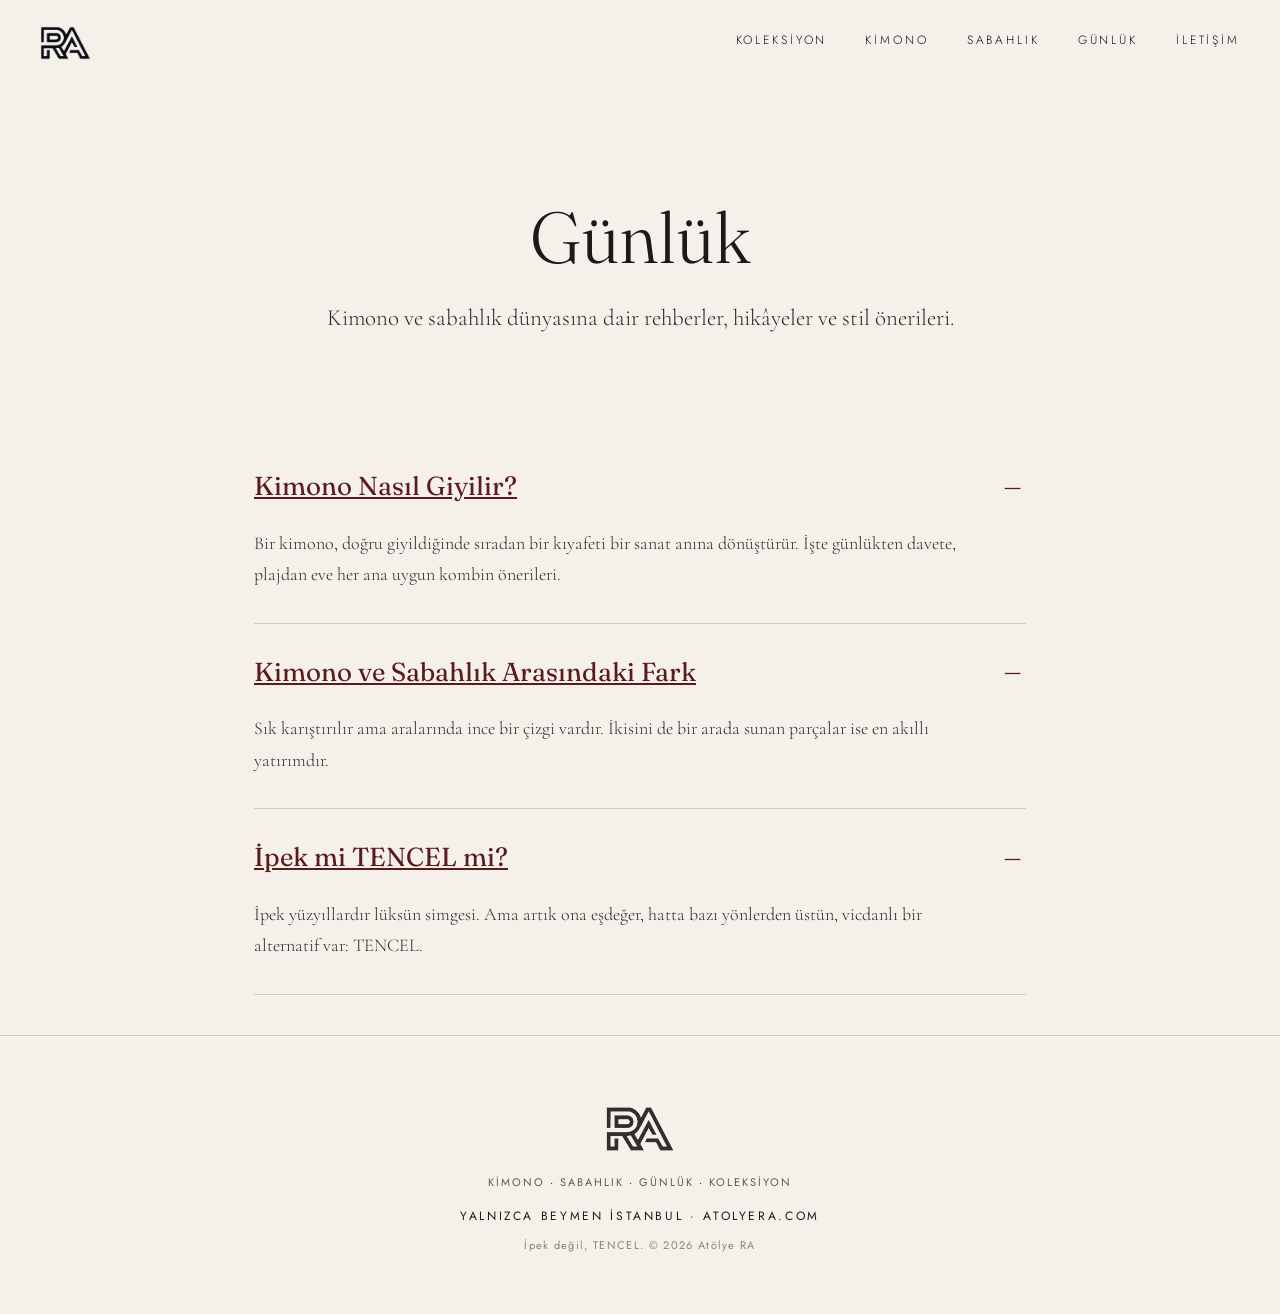
<file: gunluk.html>
<!DOCTYPE html>
<html lang="tr">
<head>
  <meta charset="UTF-8" />
  <meta name="viewport" content="width=device-width, initial-scale=1.0" />
  <title>Günlük | Kimono &amp; Sabahlık Rehberi — Atölye RA</title>
  <meta name="description" content="Atölye RA Günlük: kimono nasıl giyilir, kimono-sabahlık farkı, ipek mi TENCEL mi? Lüks kimono ve sabahlık üzerine rehber yazılar." />
  <meta name="keywords" content="kimono rehberi, sabahlık rehberi, kimono blog, kimono nasıl giyilir, lüks kimono" />
  <meta name="robots" content="index, follow, max-image-preview:large" />
  <link rel="canonical" href="https://atolyera.com/gunluk" />
  <meta name="theme-color" content="#1A1A1A" />
  <link rel="icon" type="image/png" href="images/logo-dark.png" />
  <meta property="og:type" content="article" />
  <meta property="og:site_name" content="Atölye RA" />
  <meta property="og:locale" content="tr_TR" />
  <meta property="og:title" content="Günlük | Kimono &amp; Sabahlık Rehberi — Atölye RA" />
  <meta property="og:description" content="Atölye RA Günlük: kimono nasıl giyilir, kimono-sabahlık farkı, ipek mi TENCEL mi? Lüks kimono ve sabahlık üzerine rehber yazılar." />
  <meta property="og:url" content="https://atolyera.com/gunluk" />
  <meta property="og:image" content="https://atolyera.com/images/6.jpg" />
  <link rel="preconnect" href="https://fonts.googleapis.com">
  <link rel="preconnect" href="https://fonts.gstatic.com" crossorigin>
  <link href="https://fonts.googleapis.com/css2?family=Cormorant+Garamond:ital,wght@0,300;0,400;0,500;1,400&family=Fraunces:opsz,wght@9..144,300;9..144,400;9..144,500&family=Jost:wght@300;400;500&display=swap" rel="stylesheet">
  <link rel="stylesheet" href="css/style.css" />
  <script type="application/ld+json">
  {"@context":"https://schema.org","@type":"CollectionPage","headline":"Günlük","image":"https://atolyera.com/images/6.jpg","author":{"@type":"Organization","name":"Atölye RA"},"publisher":{"@type":"Organization","name":"Atölye RA","logo":{"@type":"ImageObject","url":"https://atolyera.com/images/logo-dark.png"}},"datePublished":"2026-08-24","inLanguage":"tr-TR","mainEntityOfPage":"https://atolyera.com/gunluk"}
  </script>
</head>
<body>
  <header class="nav" id="nav">
    <button class="nav__menu" aria-label="Menü" id="menuBtn"><span></span><span></span></button>
    <a href="index.html" class="nav__logo"><img src="images/logo-white.png" alt="Atölye RA" class="nav__logo-img"></a>
    <nav class="nav__links" id="navLinks">
      <a href="index.html#koleksiyon">Koleksiyon</a>
      <a href="kimono">Kimono</a>
      <a href="sabahlik">Sabahlık</a>
      <a href="gunluk">Günlük</a>
      <a href="index.html#iletisim">İletişim</a>
    </nav>
  </header>
  <section class="lp-hero" style="padding-top:200px">
    <h1>Günlük</h1>
    <p>Kimono ve sabahlık dünyasına dair rehberler, hikâyeler ve stil önerileri.</p>
  </section>
  <div class="faq" style="padding-top:20px">
    <div class="faq__list">
      <details class="faq__item" open><summary><a href="kimono-nasil-giyilir">Kimono Nasıl Giyilir?</a></summary><p>Bir kimono, doğru giyildiğinde sıradan bir kıyafeti bir sanat anına dönüştürür. İşte günlükten davete, plajdan eve her ana uygun kombin önerileri.</p></details>
      <details class="faq__item" open><summary><a href="kimono-sabahlik-farki">Kimono ve Sabahlık Arasındaki Fark</a></summary><p>Sık karıştırılır ama aralarında ince bir çizgi vardır. İkisini de bir arada sunan parçalar ise en akıllı yatırımdır.</p></details>
      <details class="faq__item" open><summary><a href="ipek-mi-tencel-mi">İpek mi TENCEL mi?</a></summary><p>İpek yüzyıllardır lüksün simgesi. Ama artık ona eşdeğer, hatta bazı yönlerden üstün, vicdanlı bir alternatif var: TENCEL.</p></details>
    </div>
  </div>
  <footer class="footer">
    <img src="images/logo-dark.png" alt="Atölye RA" class="footer__logo-img">
    <p class="footer__nav"><a href="kimono">Kimono</a> · <a href="sabahlik">Sabahlık</a> · <a href="gunluk">Günlük</a> · <a href="index.html#koleksiyon">Koleksiyon</a></p>
    <p class="footer__line">Yalnızca Beymen İstanbul · atolyera.com</p>
    <p class="footer__fine">İpek değil, TENCEL. © 2026 Atölye RA</p>
  </footer>
  <script src="js/main.js"></script>
</body>
</html>
</file>
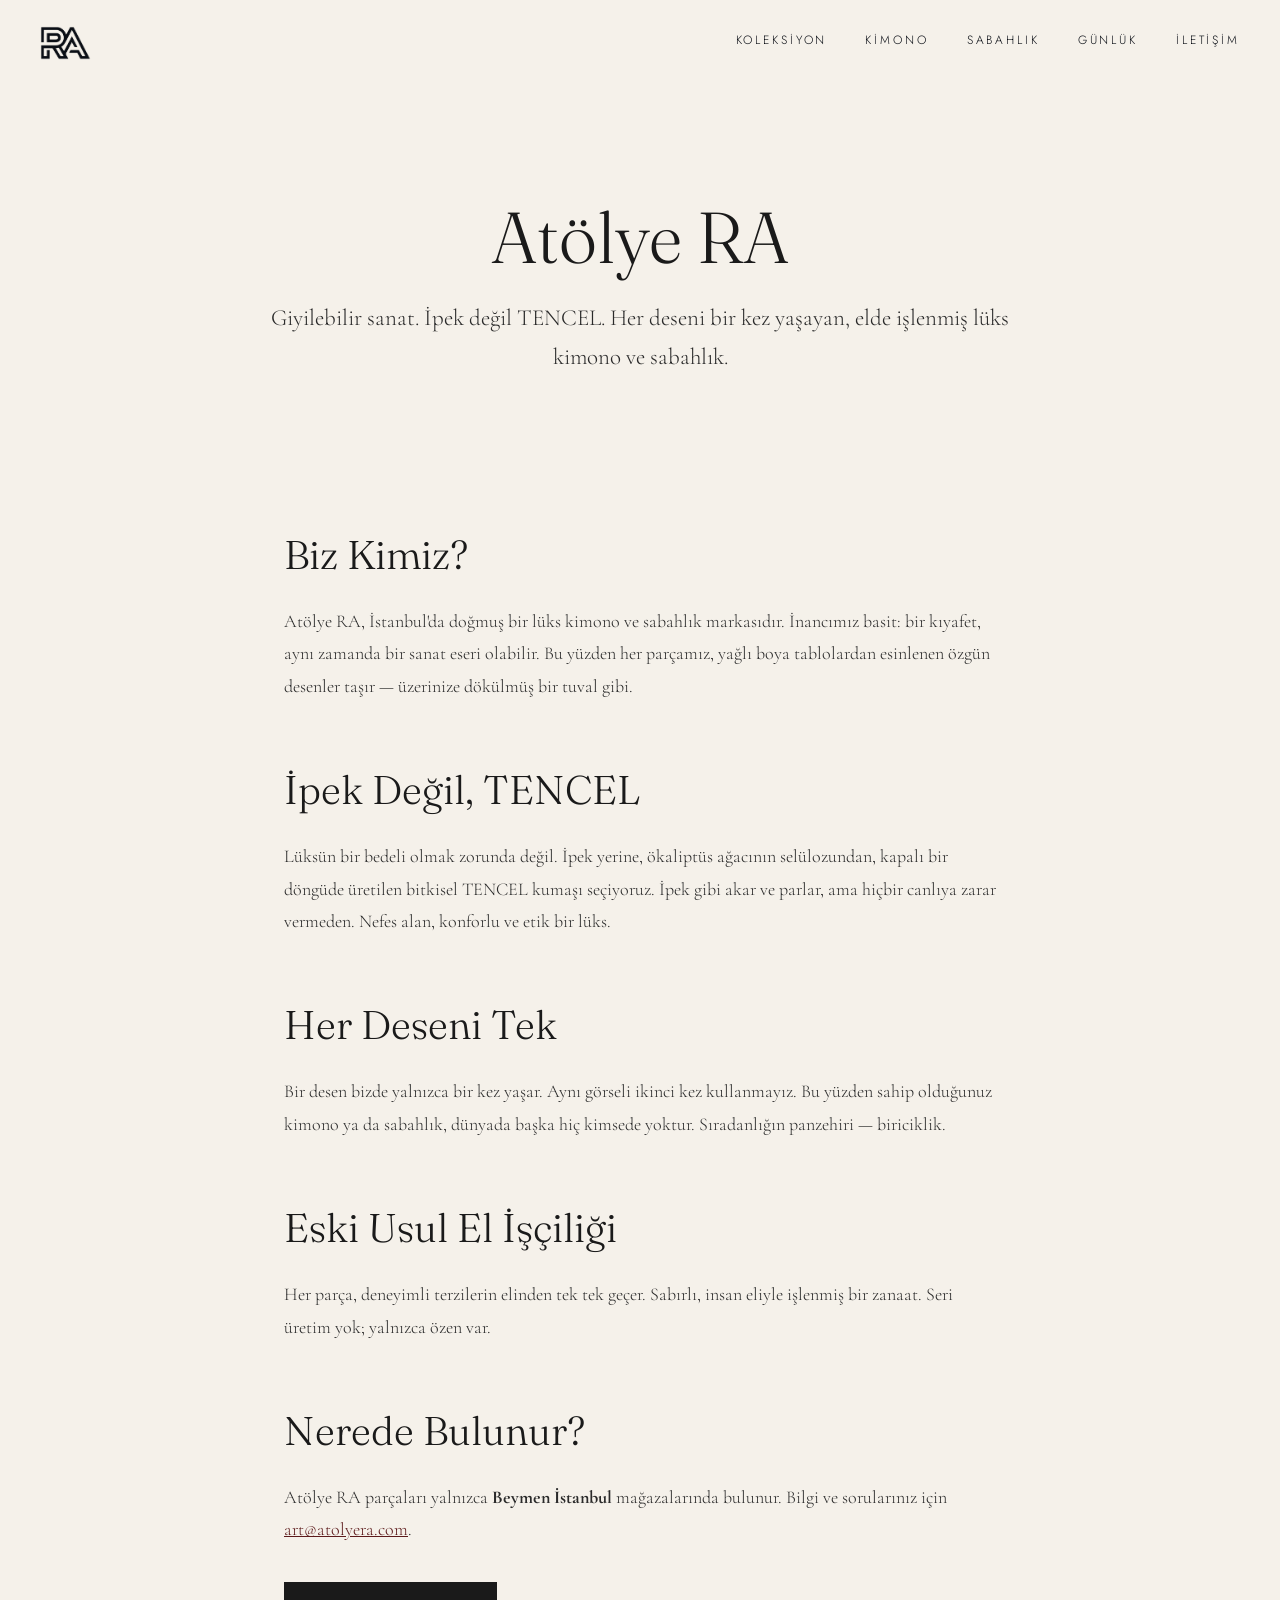
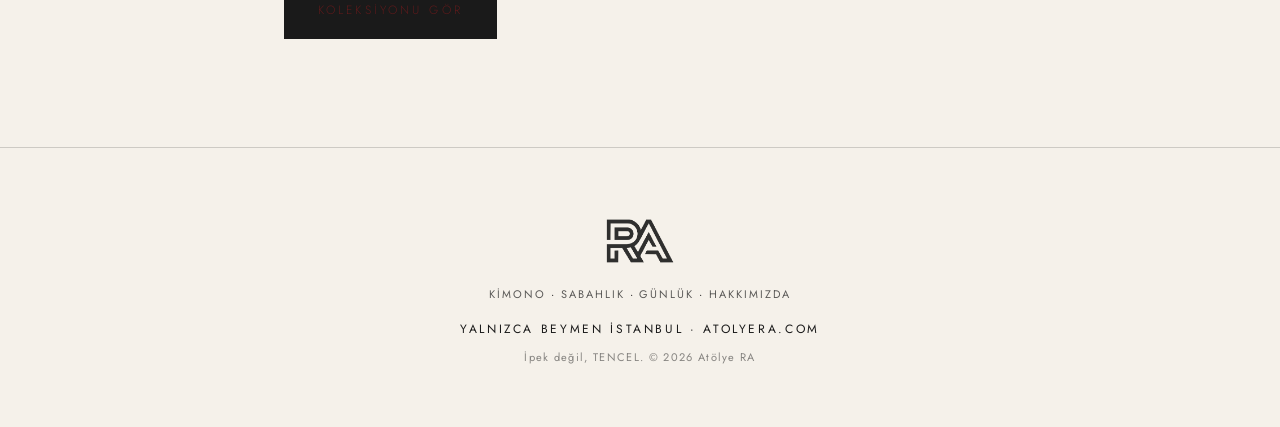
<file: hakkimizda.html>
<!DOCTYPE html>
<html lang="tr">
<head>
  <meta charset="UTF-8" />
  <meta name="viewport" content="width=device-width, initial-scale=1.0" />
  <title>Hakkımızda | Atölye RA — Giyilebilir Sanat</title>
  <meta name="description" content="Atölye RA'nın hikâyesi: ipek yerine TENCEL, yağlı boya tablolardan doğan, elde işlenmiş, her deseni tek lüks kimono ve sabahlık. Giyilebilir sanat. Yalnızca Beymen İstanbul." />
  <meta name="keywords" content="Atölye RA, hakkımızda, giyilebilir sanat, TENCEL kimono, lüks kimono markası, el yapımı kimono, sabahlık markası" />
  <meta name="robots" content="index, follow, max-image-preview:large" />
  <link rel="canonical" href="https://atolyera.com/hakkimizda" />
  <meta name="theme-color" content="#1A1A1A" />
  <link rel="icon" type="image/png" href="images/logo-dark.png" />
  <meta property="og:type" content="website" />
  <meta property="og:site_name" content="Atölye RA" />
  <meta property="og:locale" content="tr_TR" />
  <meta property="og:title" content="Hakkımızda | Atölye RA — Giyilebilir Sanat" />
  <meta property="og:description" content="İpek değil TENCEL. Yağlı boya tablolardan doğan, elde işlenmiş, her deseni tek lüks kimono ve sabahlık." />
  <meta property="og:url" content="https://atolyera.com/hakkimizda" />
  <meta property="og:image" content="https://atolyera.com/images/2.jpg" />
  <link rel="preconnect" href="https://fonts.googleapis.com">
  <link rel="preconnect" href="https://fonts.gstatic.com" crossorigin>
  <link href="https://fonts.googleapis.com/css2?family=Cormorant+Garamond:ital,wght@0,300;0,400;0,500;1,400&family=Fraunces:opsz,wght@9..144,300;9..144,400;9..144,500&family=Jost:wght@300;400;500&display=swap" rel="stylesheet">
  <link rel="stylesheet" href="css/style.css" />
  <script type="application/ld+json">
  {
    "@context":"https://schema.org",
    "@type":"AboutPage",
    "name":"Hakkımızda — Atölye RA",
    "url":"https://atolyera.com/hakkimizda",
    "inLanguage":"tr-TR",
    "about":{"@type":"Organization","name":"Atölye RA","url":"https://atolyera.com/","email":"art@atolyera.com","slogan":"Giyilebilir sanat — İpek değil, TENCEL."}
  }
  </script>
</head>
<body>
  <header class="nav" id="nav">
    <button class="nav__menu" aria-label="Menü" id="menuBtn"><span></span><span></span></button>
    <a href="index.html" class="nav__logo"><img src="images/logo-white.png" alt="Atölye RA" class="nav__logo-img"></a>
    <nav class="nav__links" id="navLinks">
      <a href="index.html#koleksiyon">Koleksiyon</a>
      <a href="kimono">Kimono</a>
      <a href="sabahlik">Sabahlık</a>
      <a href="gunluk">Günlük</a>
      <a href="index.html#iletisim">İletişim</a>
    </nav>
  </header>

  <section class="lp-hero" style="padding-top:200px">
    <h1>Atölye RA</h1>
    <p>Giyilebilir sanat. İpek değil TENCEL. Her deseni bir kez yaşayan, elde işlenmiş
    lüks kimono ve sabahlık.</p>
  </section>

  <article class="lp-body">
    <h2>Biz Kimiz?</h2>
    <p>Atölye RA, İstanbul'da doğmuş bir lüks kimono ve sabahlık markasıdır. İnancımız basit:
    bir kıyafet, aynı zamanda bir sanat eseri olabilir. Bu yüzden her parçamız, yağlı boya
    tablolardan esinlenen özgün desenler taşır — üzerinize dökülmüş bir tuval gibi.</p>

    <h2>İpek Değil, TENCEL</h2>
    <p>Lüksün bir bedeli olmak zorunda değil. İpek yerine, ökaliptüs ağacının selülozundan,
    kapalı bir döngüde üretilen bitkisel TENCEL kumaşı seçiyoruz. İpek gibi akar ve parlar,
    ama hiçbir canlıya zarar vermeden. Nefes alan, konforlu ve etik bir lüks.</p>

    <h2>Her Deseni Tek</h2>
    <p>Bir desen bizde yalnızca bir kez yaşar. Aynı görseli ikinci kez kullanmayız. Bu yüzden
    sahip olduğunuz kimono ya da sabahlık, dünyada başka hiç kimsede yoktur. Sıradanlığın
    panzehiri — biriciklik.</p>

    <h2>Eski Usul El İşçiliği</h2>
    <p>Her parça, deneyimli terzilerin elinden tek tek geçer. Sabırlı, insan eliyle işlenmiş
    bir zanaat. Seri üretim yok; yalnızca özen var.</p>

    <h2>Nerede Bulunur?</h2>
    <p>Atölye RA parçaları yalnızca <strong>Beymen İstanbul</strong> mağazalarında bulunur.
    Bilgi ve sorularınız için <a href="mailto:art@atolyera.com">art@atolyera.com</a>.</p>

    <p style="margin-top:22px"><a href="index.html#koleksiyon" class="lp-cta">Koleksiyonu Gör</a></p>
  </article>

  <footer class="footer">
    <img src="images/logo-dark.png" alt="Atölye RA" class="footer__logo-img">
    <p class="footer__nav"><a href="kimono">Kimono</a> · <a href="sabahlik">Sabahlık</a> · <a href="gunluk">Günlük</a> · <a href="hakkimizda">Hakkımızda</a></p>
    <p class="footer__line">Yalnızca Beymen İstanbul · atolyera.com</p>
    <p class="footer__fine">İpek değil, TENCEL. © 2026 Atölye RA</p>
  </footer>
  <script src="js/main.js"></script>
</body>
</html>
</file>
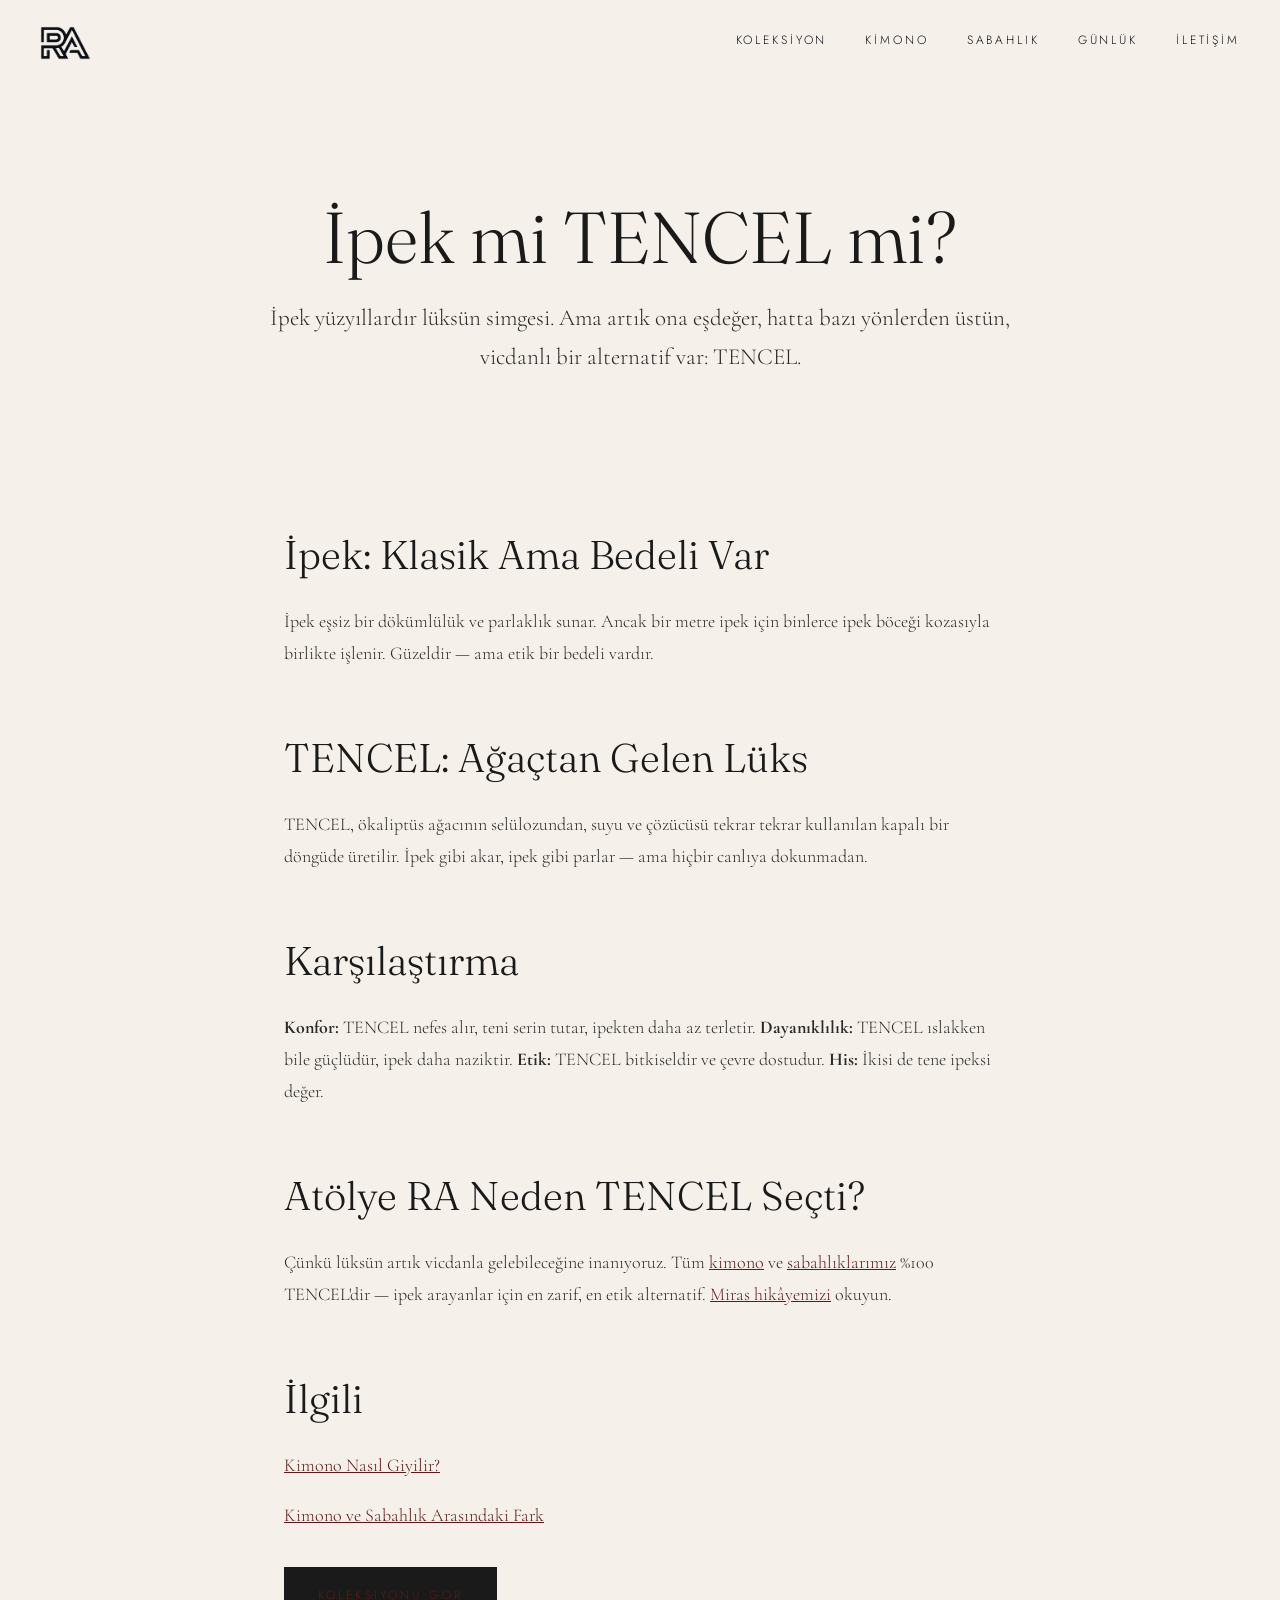
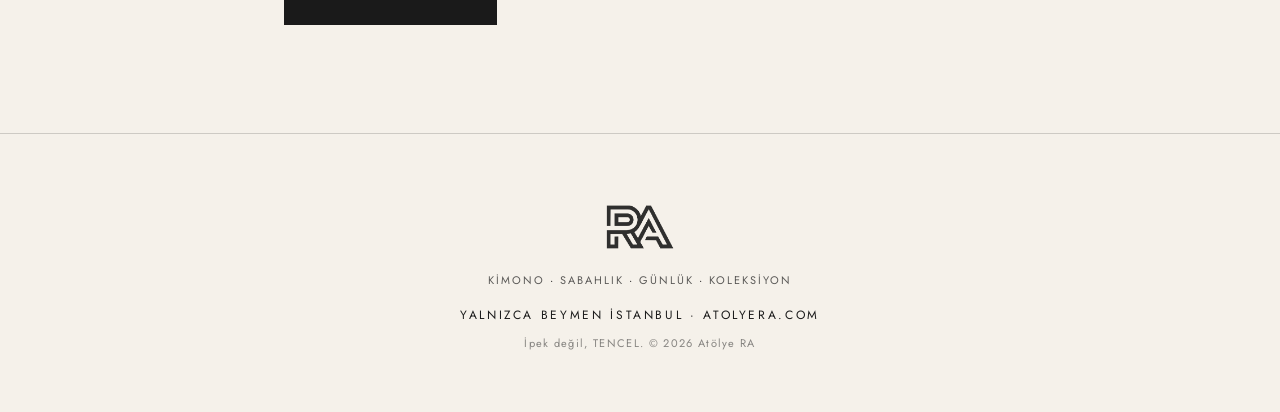
<file: ipek-mi-tencel-mi.html>
<!DOCTYPE html>
<html lang="tr">
<head>
  <meta charset="UTF-8" />
  <meta name="viewport" content="width=device-width, initial-scale=1.0" />
  <title>İpek mi TENCEL mi? Lüks Kumaş Rehberi — Atölye RA</title>
  <meta name="description" content="İpek mi TENCEL mi? Lüks kimono ve sabahlık için hangisi daha iyi? Konfor, etik ve dayanıklılık karşılaştırması. Atölye RA — ipek yerine TENCEL." />
  <meta name="keywords" content="ipek mi tencel mi, TENCEL kumaş, ipek kimono alternatifi, ipeksi sabahlık, etik kumaş, lüks kumaş" />
  <meta name="robots" content="index, follow, max-image-preview:large" />
  <link rel="canonical" href="https://atolyera.com/ipek-mi-tencel-mi" />
  <meta name="theme-color" content="#1A1A1A" />
  <link rel="icon" type="image/png" href="images/logo-dark.png" />
  <meta property="og:type" content="article" />
  <meta property="og:site_name" content="Atölye RA" />
  <meta property="og:locale" content="tr_TR" />
  <meta property="og:title" content="İpek mi TENCEL mi? Lüks Kumaş Rehberi — Atölye RA" />
  <meta property="og:description" content="İpek mi TENCEL mi? Lüks kimono ve sabahlık için hangisi daha iyi? Konfor, etik ve dayanıklılık karşılaştırması. Atölye RA — ipek yerine TENCEL." />
  <meta property="og:url" content="https://atolyera.com/ipek-mi-tencel-mi" />
  <meta property="og:image" content="https://atolyera.com/images/4.jpg" />
  <link rel="preconnect" href="https://fonts.googleapis.com">
  <link rel="preconnect" href="https://fonts.gstatic.com" crossorigin>
  <link href="https://fonts.googleapis.com/css2?family=Cormorant+Garamond:ital,wght@0,300;0,400;0,500;1,400&family=Fraunces:opsz,wght@9..144,300;9..144,400;9..144,500&family=Jost:wght@300;400;500&display=swap" rel="stylesheet">
  <link rel="stylesheet" href="css/style.css" />
  <script type="application/ld+json">
  {"@context":"https://schema.org","@type":"Article","headline":"İpek mi TENCEL mi?","image":"https://atolyera.com/images/4.jpg","author":{"@type":"Organization","name":"Atölye RA"},"publisher":{"@type":"Organization","name":"Atölye RA","logo":{"@type":"ImageObject","url":"https://atolyera.com/images/logo-dark.png"}},"datePublished":"2026-08-24","inLanguage":"tr-TR","mainEntityOfPage":"https://atolyera.com/ipek-mi-tencel-mi"}
  </script>
</head>
<body>
  <header class="nav" id="nav">
    <button class="nav__menu" aria-label="Menü" id="menuBtn"><span></span><span></span></button>
    <a href="index.html" class="nav__logo"><img src="images/logo-white.png" alt="Atölye RA" class="nav__logo-img"></a>
    <nav class="nav__links" id="navLinks">
      <a href="index.html#koleksiyon">Koleksiyon</a>
      <a href="kimono">Kimono</a>
      <a href="sabahlik">Sabahlık</a>
      <a href="gunluk">Günlük</a>
      <a href="index.html#iletisim">İletişim</a>
    </nav>
  </header>
  <section class="lp-hero" style="padding-top:200px">
    <h1>İpek mi TENCEL mi?</h1>
    <p>İpek yüzyıllardır lüksün simgesi. Ama artık ona eşdeğer, hatta bazı yönlerden üstün, vicdanlı bir alternatif var: TENCEL.</p>
  </section>
  <article class="lp-body">
    <h2>İpek: Klasik Ama Bedeli Var</h2>
    <p>İpek eşsiz bir dökümlülük ve parlaklık sunar. Ancak bir metre ipek için binlerce ipek böceği
    kozasıyla birlikte işlenir. Güzeldir — ama etik bir bedeli vardır.</p>
    <h2>TENCEL: Ağaçtan Gelen Lüks</h2>
    <p>TENCEL, ökaliptüs ağacının selülozundan, suyu ve çözücüsü tekrar tekrar kullanılan kapalı
    bir döngüde üretilir. İpek gibi akar, ipek gibi parlar — ama hiçbir canlıya dokunmadan.</p>
    <h2>Karşılaştırma</h2>
    <p><strong>Konfor:</strong> TENCEL nefes alır, teni serin tutar, ipekten daha az terletir.
    <strong>Dayanıklılık:</strong> TENCEL ıslakken bile güçlüdür, ipek daha naziktir.
    <strong>Etik:</strong> TENCEL bitkiseldir ve çevre dostudur. <strong>His:</strong> İkisi de
    tene ipeksi değer.</p>
    <h2>Atölye RA Neden TENCEL Seçti?</h2>
    <p>Çünkü lüksün artık vicdanla gelebileceğine inanıyoruz. Tüm <a href="kimono">kimono</a> ve
    <a href="sabahlik">sabahlıklarımız</a> %100 TENCEL'dir — ipek arayanlar için en zarif,
    en etik alternatif. <a href="index.html#miras">Miras hikâyemizi</a> okuyun.</p>
    <h2>İlgili</h2>
    <p style="margin-top:6px"><a href="kimono-nasil-giyilir">Kimono Nasıl Giyilir?</a></p><p style="margin-top:6px"><a href="kimono-sabahlik-farki">Kimono ve Sabahlık Arasındaki Fark</a></p>
    <p style="margin-top:22px"><a href="index.html#koleksiyon" class="lp-cta">Koleksiyonu Gör</a></p>
  </article>
  <footer class="footer">
    <img src="images/logo-dark.png" alt="Atölye RA" class="footer__logo-img">
    <p class="footer__nav"><a href="kimono">Kimono</a> · <a href="sabahlik">Sabahlık</a> · <a href="gunluk">Günlük</a> · <a href="index.html#koleksiyon">Koleksiyon</a></p>
    <p class="footer__line">Yalnızca Beymen İstanbul · atolyera.com</p>
    <p class="footer__fine">İpek değil, TENCEL. © 2026 Atölye RA</p>
  </footer>
  <script src="js/main.js"></script>
</body>
</html>
</file>
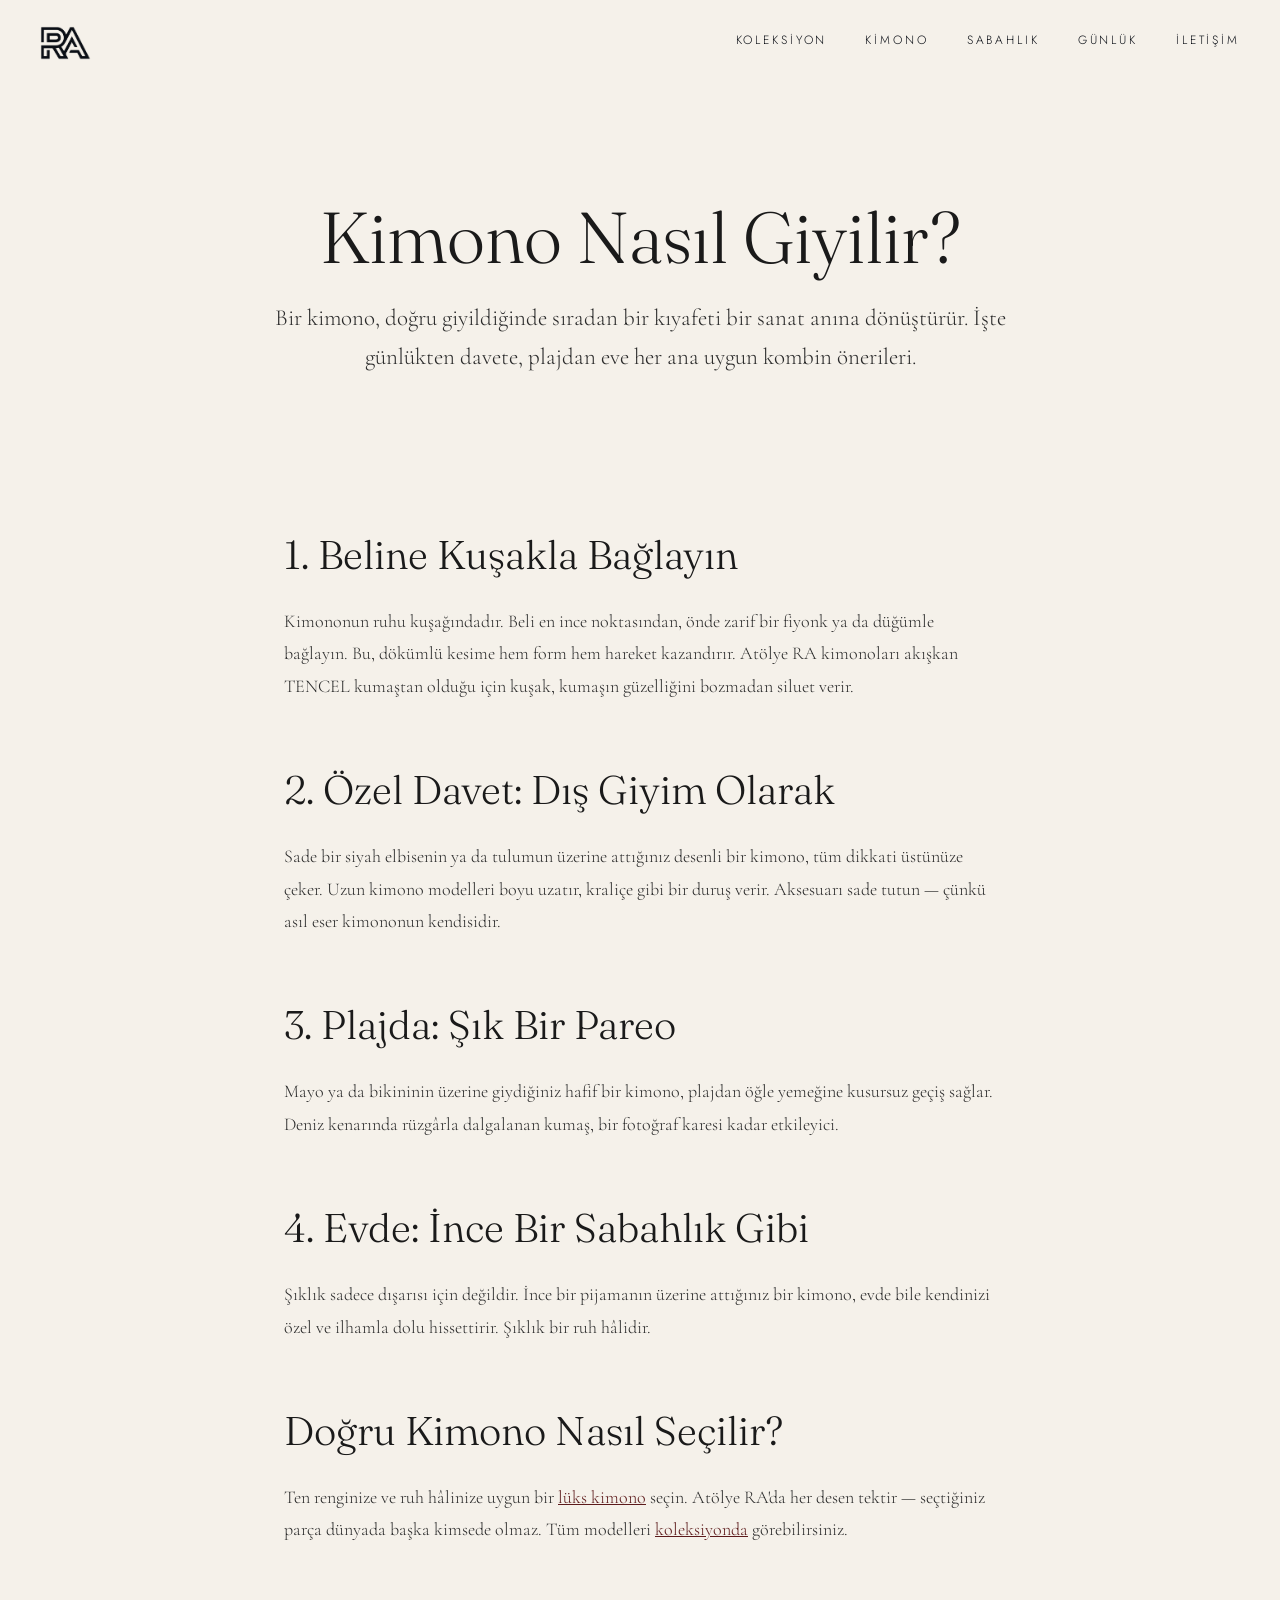
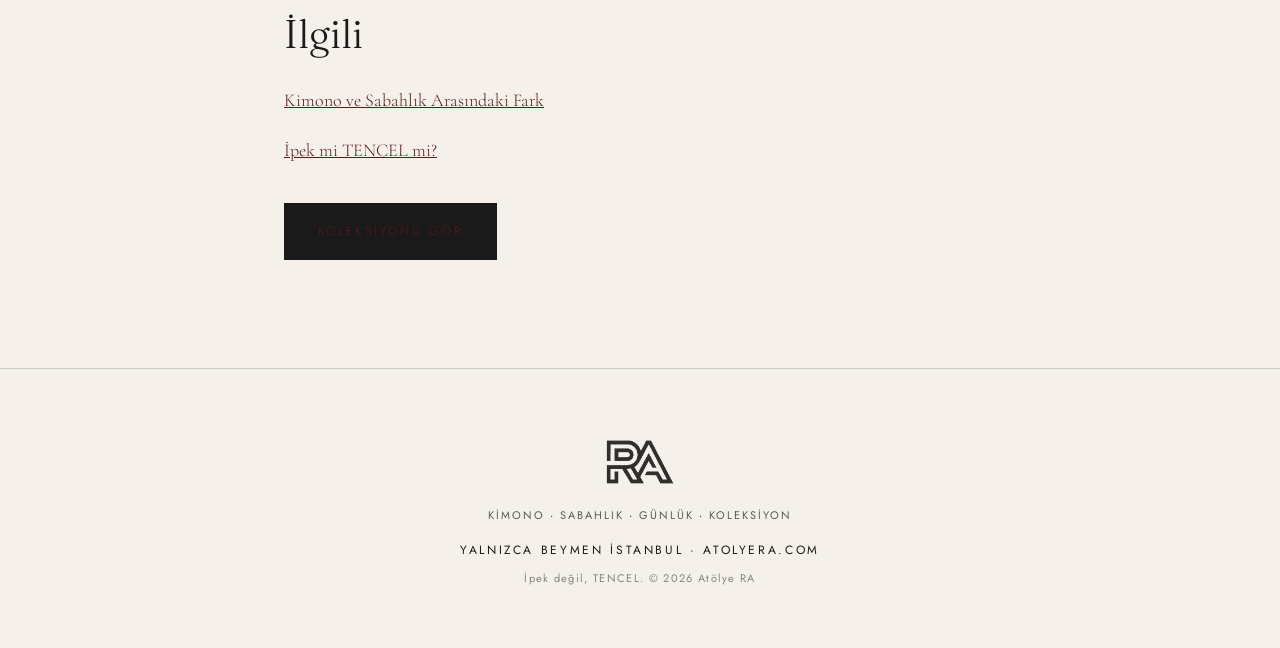
<file: kimono-nasil-giyilir.html>
<!DOCTYPE html>
<html lang="tr">
<head>
  <meta charset="UTF-8" />
  <meta name="viewport" content="width=device-width, initial-scale=1.0" />
  <title>Kimono Nasıl Giyilir? Şık Kombin Önerileri — Atölye RA</title>
  <meta name="description" content="Kimono nasıl giyilir? Günlük, plaj ve özel davet için lüks kimono kombinleri, kuşak bağlama ve stil önerileri. Atölye RA — giyilebilir sanat." />
  <meta name="keywords" content="kimono nasıl giyilir, kimono kombin, kimono modelleri, lüks kimono, plaj kimono, kimono stil" />
  <meta name="robots" content="index, follow, max-image-preview:large" />
  <link rel="canonical" href="https://atolyera.com/kimono-nasil-giyilir" />
  <meta name="theme-color" content="#1A1A1A" />
  <link rel="icon" type="image/png" href="images/logo-dark.png" />
  <meta property="og:type" content="article" />
  <meta property="og:site_name" content="Atölye RA" />
  <meta property="og:locale" content="tr_TR" />
  <meta property="og:title" content="Kimono Nasıl Giyilir? Şık Kombin Önerileri — Atölye RA" />
  <meta property="og:description" content="Kimono nasıl giyilir? Günlük, plaj ve özel davet için lüks kimono kombinleri, kuşak bağlama ve stil önerileri. Atölye RA — giyilebilir sanat." />
  <meta property="og:url" content="https://atolyera.com/kimono-nasil-giyilir" />
  <meta property="og:image" content="https://atolyera.com/images/3.jpg" />
  <link rel="preconnect" href="https://fonts.googleapis.com">
  <link rel="preconnect" href="https://fonts.gstatic.com" crossorigin>
  <link href="https://fonts.googleapis.com/css2?family=Cormorant+Garamond:ital,wght@0,300;0,400;0,500;1,400&family=Fraunces:opsz,wght@9..144,300;9..144,400;9..144,500&family=Jost:wght@300;400;500&display=swap" rel="stylesheet">
  <link rel="stylesheet" href="css/style.css" />
  <script type="application/ld+json">
  {"@context":"https://schema.org","@type":"Article","headline":"Kimono Nasıl Giyilir?","image":"https://atolyera.com/images/3.jpg","author":{"@type":"Organization","name":"Atölye RA"},"publisher":{"@type":"Organization","name":"Atölye RA","logo":{"@type":"ImageObject","url":"https://atolyera.com/images/logo-dark.png"}},"datePublished":"2026-08-24","inLanguage":"tr-TR","mainEntityOfPage":"https://atolyera.com/kimono-nasil-giyilir"}
  </script>
</head>
<body>
  <header class="nav" id="nav">
    <button class="nav__menu" aria-label="Menü" id="menuBtn"><span></span><span></span></button>
    <a href="index.html" class="nav__logo"><img src="images/logo-white.png" alt="Atölye RA" class="nav__logo-img"></a>
    <nav class="nav__links" id="navLinks">
      <a href="index.html#koleksiyon">Koleksiyon</a>
      <a href="kimono">Kimono</a>
      <a href="sabahlik">Sabahlık</a>
      <a href="gunluk">Günlük</a>
      <a href="index.html#iletisim">İletişim</a>
    </nav>
  </header>
  <section class="lp-hero" style="padding-top:200px">
    <h1>Kimono Nasıl Giyilir?</h1>
    <p>Bir kimono, doğru giyildiğinde sıradan bir kıyafeti bir sanat anına dönüştürür. İşte günlükten davete, plajdan eve her ana uygun kombin önerileri.</p>
  </section>
  <article class="lp-body">
    <h2>1. Beline Kuşakla Bağlayın</h2>
    <p>Kimononun ruhu kuşağındadır. Beli en ince noktasından, önde zarif bir fiyonk ya da düğümle
    bağlayın. Bu, dökümlü kesime hem form hem hareket kazandırır. Atölye RA kimonoları akışkan
    TENCEL kumaştan olduğu için kuşak, kumaşın güzelliğini bozmadan siluet verir.</p>
    <h2>2. Özel Davet: Dış Giyim Olarak</h2>
    <p>Sade bir siyah elbisenin ya da tulumun üzerine attığınız desenli bir kimono, tüm dikkati
    üstünüze çeker. Uzun kimono modelleri boyu uzatır, kraliçe gibi bir duruş verir. Aksesuarı
    sade tutun — çünkü asıl eser kimononun kendisidir.</p>
    <h2>3. Plajda: Şık Bir Pareo</h2>
    <p>Mayo ya da bikininin üzerine giydiğiniz hafif bir kimono, plajdan öğle yemeğine kusursuz
    geçiş sağlar. Deniz kenarında rüzgârla dalgalanan kumaş, bir fotoğraf karesi kadar etkileyici.</p>
    <h2>4. Evde: İnce Bir Sabahlık Gibi</h2>
    <p>Şıklık sadece dışarısı için değildir. İnce bir pijamanın üzerine attığınız bir kimono,
    evde bile kendinizi özel ve ilhamla dolu hissettirir. Şıklık bir ruh hâlidir.</p>
    <h2>Doğru Kimono Nasıl Seçilir?</h2>
    <p>Ten renginize ve ruh hâlinize uygun bir <a href="kimono">lüks kimono</a> seçin. Atölye RA'da
    her desen tektir — seçtiğiniz parça dünyada başka kimsede olmaz. Tüm modelleri
    <a href="index.html#koleksiyon">koleksiyonda</a> görebilirsiniz.</p>
    <h2>İlgili</h2>
    <p style="margin-top:6px"><a href="kimono-sabahlik-farki">Kimono ve Sabahlık Arasındaki Fark</a></p><p style="margin-top:6px"><a href="ipek-mi-tencel-mi">İpek mi TENCEL mi?</a></p>
    <p style="margin-top:22px"><a href="index.html#koleksiyon" class="lp-cta">Koleksiyonu Gör</a></p>
  </article>
  <footer class="footer">
    <img src="images/logo-dark.png" alt="Atölye RA" class="footer__logo-img">
    <p class="footer__nav"><a href="kimono">Kimono</a> · <a href="sabahlik">Sabahlık</a> · <a href="gunluk">Günlük</a> · <a href="index.html#koleksiyon">Koleksiyon</a></p>
    <p class="footer__line">Yalnızca Beymen İstanbul · atolyera.com</p>
    <p class="footer__fine">İpek değil, TENCEL. © 2026 Atölye RA</p>
  </footer>
  <script src="js/main.js"></script>
</body>
</html>
</file>
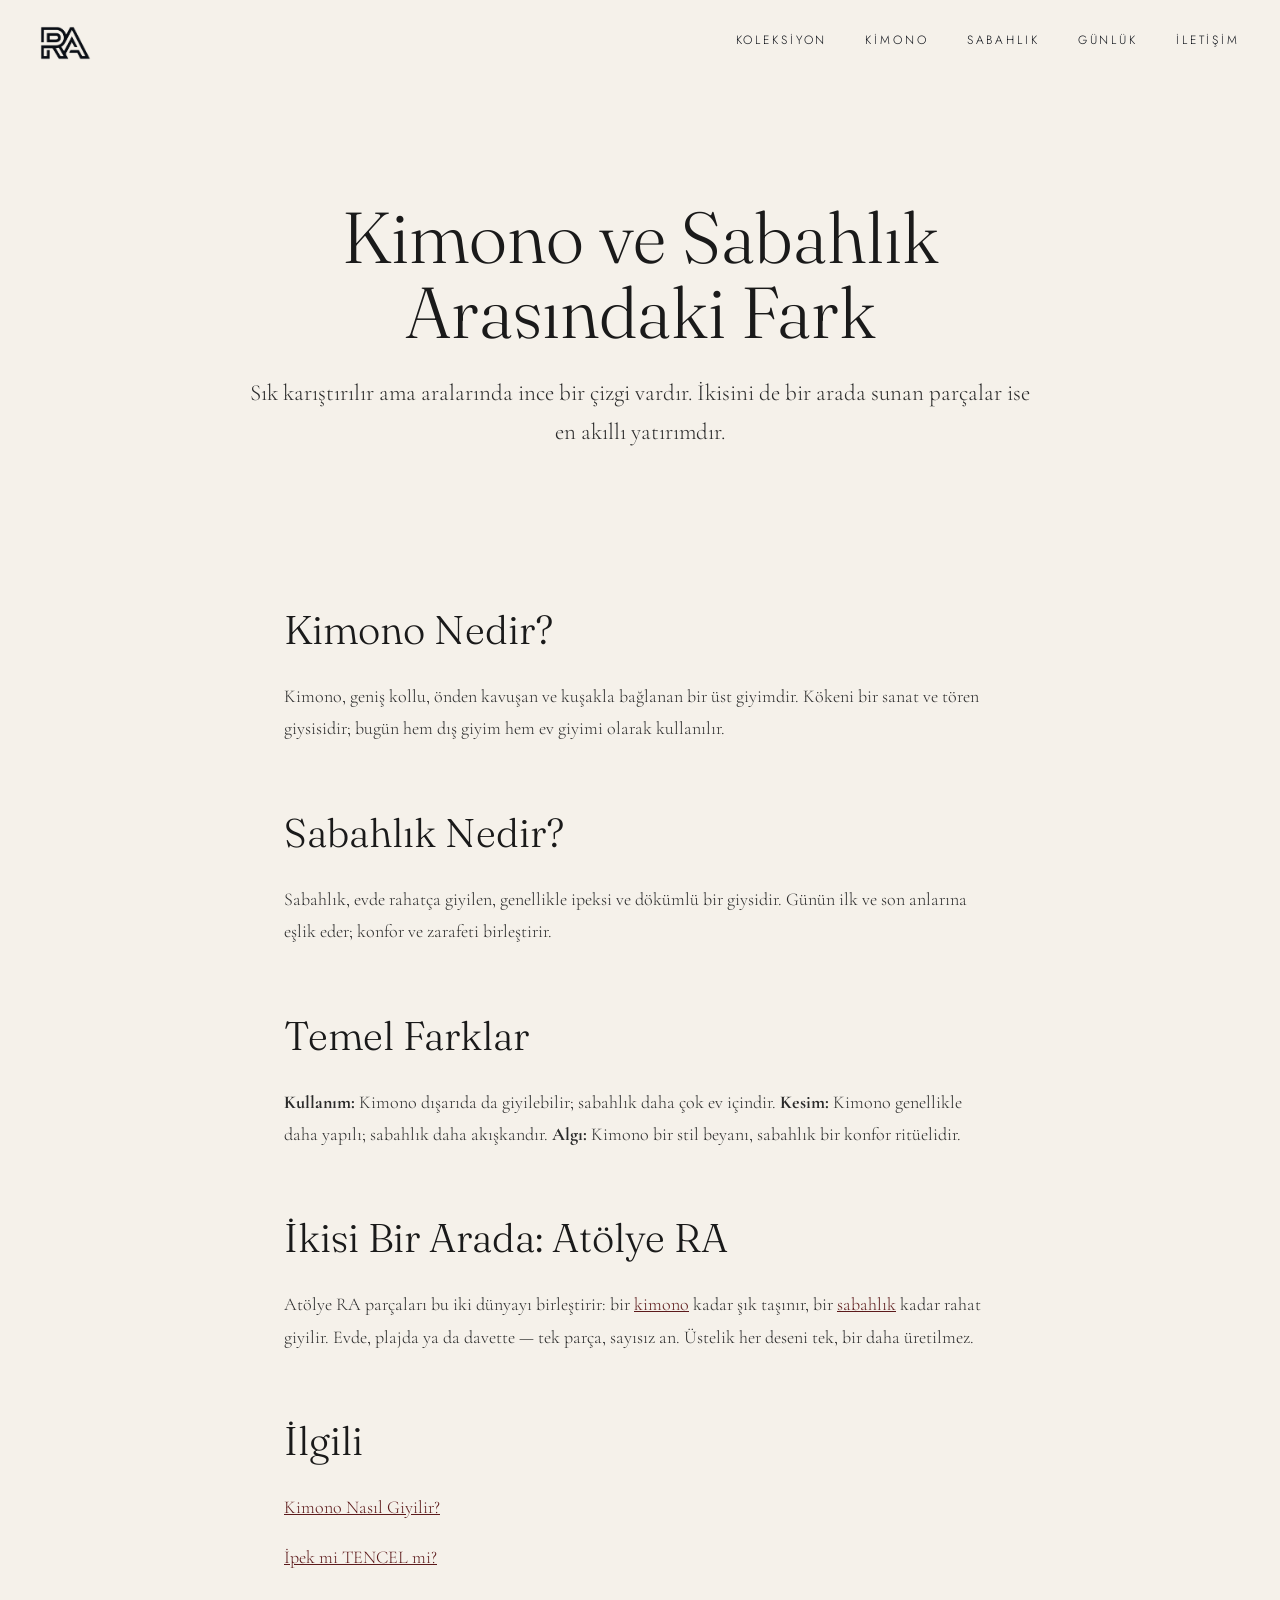
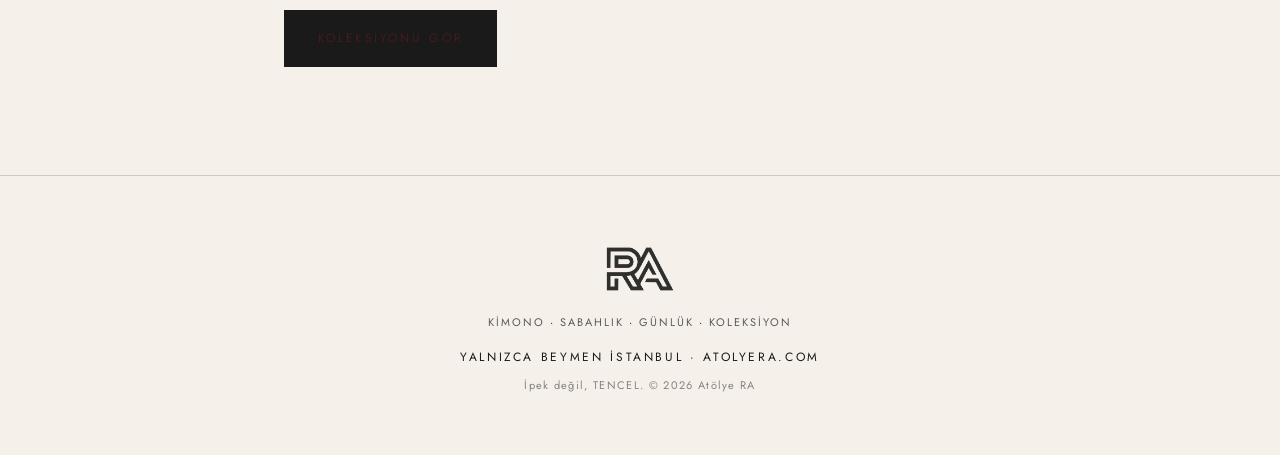
<file: kimono-sabahlik-farki.html>
<!DOCTYPE html>
<html lang="tr">
<head>
  <meta charset="UTF-8" />
  <meta name="viewport" content="width=device-width, initial-scale=1.0" />
  <title>Kimono ve Sabahlık Arasındaki Fark Nedir? — Atölye RA</title>
  <meta name="description" content="Kimono ile sabahlık arasındaki fark nedir? Kullanım, kesim ve stil açısından ikisini karşılaştırıyoruz. Lüks kimono sabahlık — Atölye RA." />
  <meta name="keywords" content="kimono sabahlık farkı, sabahlık nedir, kimono nedir, kimono sabahlık, lüks sabahlık, kadın sabahlık" />
  <meta name="robots" content="index, follow, max-image-preview:large" />
  <link rel="canonical" href="https://atolyera.com/kimono-sabahlik-farki" />
  <meta name="theme-color" content="#1A1A1A" />
  <link rel="icon" type="image/png" href="images/logo-dark.png" />
  <meta property="og:type" content="article" />
  <meta property="og:site_name" content="Atölye RA" />
  <meta property="og:locale" content="tr_TR" />
  <meta property="og:title" content="Kimono ve Sabahlık Arasındaki Fark Nedir? — Atölye RA" />
  <meta property="og:description" content="Kimono ile sabahlık arasındaki fark nedir? Kullanım, kesim ve stil açısından ikisini karşılaştırıyoruz. Lüks kimono sabahlık — Atölye RA." />
  <meta property="og:url" content="https://atolyera.com/kimono-sabahlik-farki" />
  <meta property="og:image" content="https://atolyera.com/images/10.jpg" />
  <link rel="preconnect" href="https://fonts.googleapis.com">
  <link rel="preconnect" href="https://fonts.gstatic.com" crossorigin>
  <link href="https://fonts.googleapis.com/css2?family=Cormorant+Garamond:ital,wght@0,300;0,400;0,500;1,400&family=Fraunces:opsz,wght@9..144,300;9..144,400;9..144,500&family=Jost:wght@300;400;500&display=swap" rel="stylesheet">
  <link rel="stylesheet" href="css/style.css" />
  <script type="application/ld+json">
  {"@context":"https://schema.org","@type":"Article","headline":"Kimono ve Sabahlık Arasındaki Fark","image":"https://atolyera.com/images/10.jpg","author":{"@type":"Organization","name":"Atölye RA"},"publisher":{"@type":"Organization","name":"Atölye RA","logo":{"@type":"ImageObject","url":"https://atolyera.com/images/logo-dark.png"}},"datePublished":"2026-08-24","inLanguage":"tr-TR","mainEntityOfPage":"https://atolyera.com/kimono-sabahlik-farki"}
  </script>
</head>
<body>
  <header class="nav" id="nav">
    <button class="nav__menu" aria-label="Menü" id="menuBtn"><span></span><span></span></button>
    <a href="index.html" class="nav__logo"><img src="images/logo-white.png" alt="Atölye RA" class="nav__logo-img"></a>
    <nav class="nav__links" id="navLinks">
      <a href="index.html#koleksiyon">Koleksiyon</a>
      <a href="kimono">Kimono</a>
      <a href="sabahlik">Sabahlık</a>
      <a href="gunluk">Günlük</a>
      <a href="index.html#iletisim">İletişim</a>
    </nav>
  </header>
  <section class="lp-hero" style="padding-top:200px">
    <h1>Kimono ve Sabahlık Arasındaki Fark</h1>
    <p>Sık karıştırılır ama aralarında ince bir çizgi vardır. İkisini de bir arada sunan parçalar ise en akıllı yatırımdır.</p>
  </section>
  <article class="lp-body">
    <h2>Kimono Nedir?</h2>
    <p>Kimono, geniş kollu, önden kavuşan ve kuşakla bağlanan bir üst giyimdir. Kökeni bir sanat
    ve tören giysisidir; bugün hem dış giyim hem ev giyimi olarak kullanılır.</p>
    <h2>Sabahlık Nedir?</h2>
    <p>Sabahlık, evde rahatça giyilen, genellikle ipeksi ve dökümlü bir giysidir. Günün ilk ve son
    anlarına eşlik eder; konfor ve zarafeti birleştirir.</p>
    <h2>Temel Farklar</h2>
    <p><strong>Kullanım:</strong> Kimono dışarıda da giyilebilir; sabahlık daha çok ev içindir.
    <strong>Kesim:</strong> Kimono genellikle daha yapılı; sabahlık daha akışkandır.
    <strong>Algı:</strong> Kimono bir stil beyanı, sabahlık bir konfor ritüelidir.</p>
    <h2>İkisi Bir Arada: Atölye RA</h2>
    <p>Atölye RA parçaları bu iki dünyayı birleştirir: bir <a href="kimono">kimono</a> kadar
    şık taşınır, bir <a href="sabahlik">sabahlık</a> kadar rahat giyilir. Evde, plajda ya da
    davette — tek parça, sayısız an. Üstelik her deseni tek, bir daha üretilmez.</p>
    <h2>İlgili</h2>
    <p style="margin-top:6px"><a href="kimono-nasil-giyilir">Kimono Nasıl Giyilir?</a></p><p style="margin-top:6px"><a href="ipek-mi-tencel-mi">İpek mi TENCEL mi?</a></p>
    <p style="margin-top:22px"><a href="index.html#koleksiyon" class="lp-cta">Koleksiyonu Gör</a></p>
  </article>
  <footer class="footer">
    <img src="images/logo-dark.png" alt="Atölye RA" class="footer__logo-img">
    <p class="footer__nav"><a href="kimono">Kimono</a> · <a href="sabahlik">Sabahlık</a> · <a href="gunluk">Günlük</a> · <a href="index.html#koleksiyon">Koleksiyon</a></p>
    <p class="footer__line">Yalnızca Beymen İstanbul · atolyera.com</p>
    <p class="footer__fine">İpek değil, TENCEL. © 2026 Atölye RA</p>
  </footer>
  <script src="js/main.js"></script>
</body>
</html>
</file>
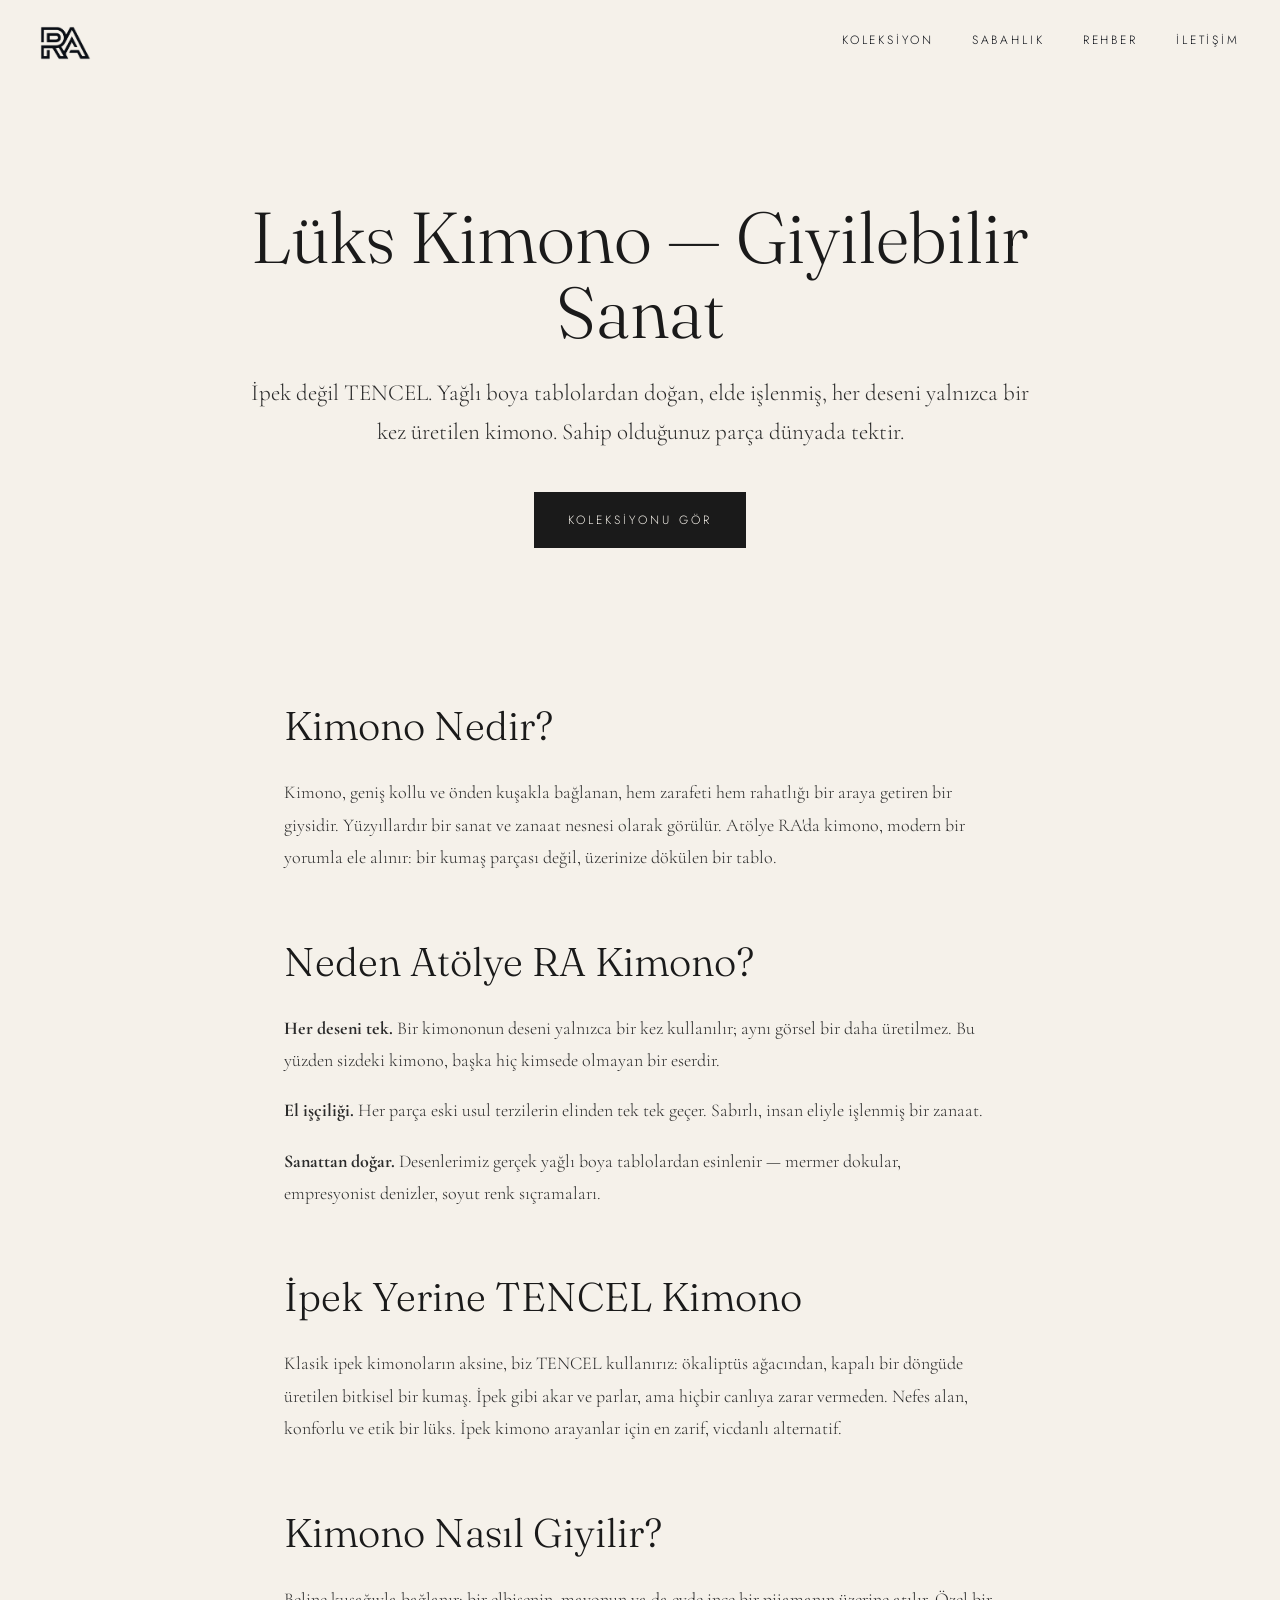
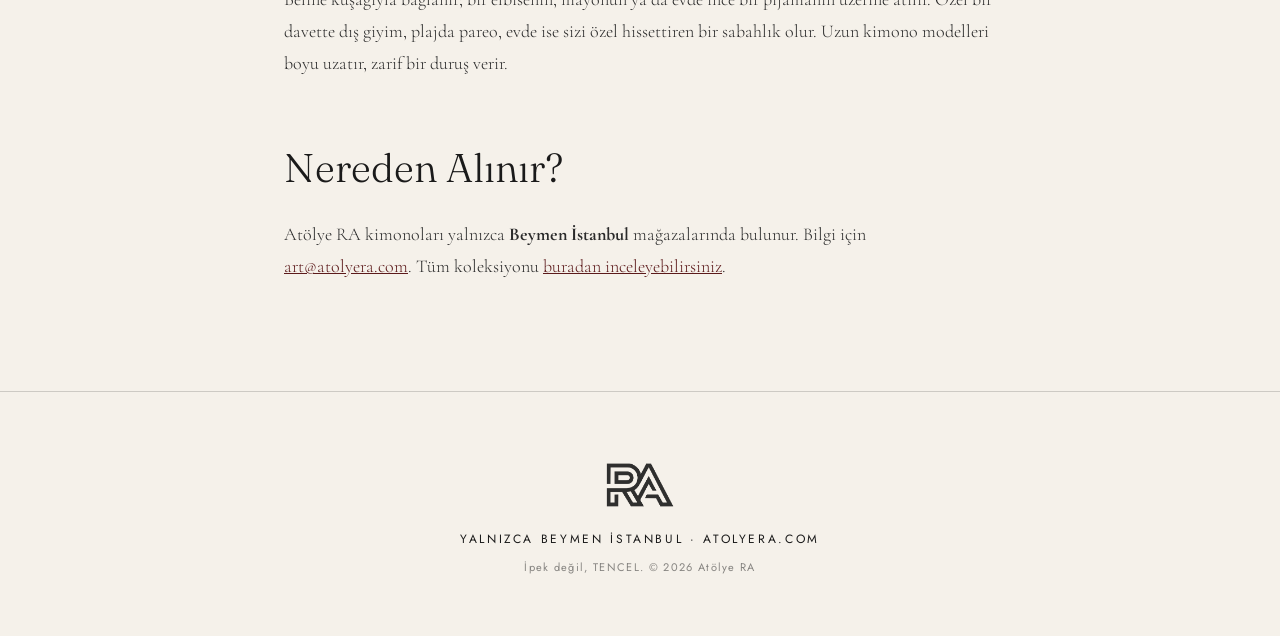
<file: kimono.html>
<!DOCTYPE html>
<html lang="tr">
<head>
  <meta charset="UTF-8" />
  <meta name="viewport" content="width=device-width, initial-scale=1.0" />
  <title>Lüks Kimono | El Yapımı TENCEL Kimono Modelleri — Atölye RA</title>
  <meta name="description" content="Atölye RA lüks kimono koleksiyonu: ipek yerine TENCEL kumaştan, yağlı boya tablolardan esinlenmiş, elde işlenmiş kimono modelleri. Her deseni tek. Yalnızca Beymen İstanbul." />
  <meta name="keywords" content="kimono, lüks kimono, el yapımı kimono, TENCEL kimono, ipek kimono alternatifi, kadın kimono, uzun kimono, saten kimono, giyilebilir sanat, Atölye RA kimono" />
  <meta name="robots" content="index, follow, max-image-preview:large" />
  <link rel="canonical" href="https://atolyera.com/kimono" />
  <meta name="theme-color" content="#1A1A1A" />
  <link rel="icon" type="image/png" href="images/logo-dark.png" />
  <meta property="og:type" content="website" />
  <meta property="og:site_name" content="Atölye RA" />
  <meta property="og:locale" content="tr_TR" />
  <meta property="og:title" content="Lüks Kimono | El Yapımı TENCEL Kimono — Atölye RA" />
  <meta property="og:description" content="İpek yerine TENCEL, elde işlenmiş, her deseni tek lüks kimono. Giyilebilir sanat. Yalnızca Beymen İstanbul." />
  <meta property="og:url" content="https://atolyera.com/kimono" />
  <meta property="og:image" content="https://atolyera.com/images/1.jpg" />
  <link rel="preconnect" href="https://fonts.googleapis.com">
  <link rel="preconnect" href="https://fonts.gstatic.com" crossorigin>
  <link href="https://fonts.googleapis.com/css2?family=Cormorant+Garamond:ital,wght@0,300;0,400;0,500;1,400&family=Fraunces:opsz,wght@9..144,300;9..144,400;9..144,500&family=Jost:wght@300;400;500&display=swap" rel="stylesheet">
  <link rel="stylesheet" href="css/style.css" />
  <script type="application/ld+json">
  {
    "@context":"https://schema.org",
    "@type":"BreadcrumbList",
    "itemListElement":[
      {"@type":"ListItem","position":1,"name":"Ana Sayfa","item":"https://atolyera.com/"},
      {"@type":"ListItem","position":2,"name":"Kimono","item":"https://atolyera.com/kimono"}
    ]
  }
  </script>
</head>
<body>
  <header class="nav" id="nav">
    <button class="nav__menu" aria-label="Menü" id="menuBtn"><span></span><span></span></button>
    <a href="index.html" class="nav__logo"><img src="images/logo-white.png" alt="Atölye RA" class="nav__logo-img"></a>
    <nav class="nav__links" id="navLinks">
      <a href="index.html#koleksiyon">Koleksiyon</a>
      <a href="sabahlik.html">Sabahlık</a>
      <a href="index.html#sss">Rehber</a>
      <a href="index.html#iletisim">İletişim</a>
    </nav>
  </header>

  <section class="lp-hero" style="padding-top:200px">
    <h1>Lüks Kimono — Giyilebilir Sanat</h1>
    <p>İpek değil TENCEL. Yağlı boya tablolardan doğan, elde işlenmiş, her deseni yalnızca
    bir kez üretilen kimono. Sahip olduğunuz parça dünyada tektir.</p>
    <p style="margin-top:26px"><a href="index.html#koleksiyon" class="lp-cta">Koleksiyonu Gör</a></p>
  </section>

  <article class="lp-body">
    <h2>Kimono Nedir?</h2>
    <p>Kimono, geniş kollu ve önden kuşakla bağlanan, hem zarafeti hem rahatlığı bir araya
    getiren bir giysidir. Yüzyıllardır bir sanat ve zanaat nesnesi olarak görülür. Atölye RA'da
    kimono, modern bir yorumla ele alınır: bir kumaş parçası değil, üzerinize dökülen bir tablo.</p>

    <h2>Neden Atölye RA Kimono?</h2>
    <p><strong>Her deseni tek.</strong> Bir kimononun deseni yalnızca bir kez kullanılır; aynı
    görsel bir daha üretilmez. Bu yüzden sizdeki kimono, başka hiç kimsede olmayan bir eserdir.</p>
    <p><strong>El işçiliği.</strong> Her parça eski usul terzilerin elinden tek tek geçer.
    Sabırlı, insan eliyle işlenmiş bir zanaat.</p>
    <p><strong>Sanattan doğar.</strong> Desenlerimiz gerçek yağlı boya tablolardan esinlenir —
    mermer dokular, empresyonist denizler, soyut renk sıçramaları.</p>

    <h2>İpek Yerine TENCEL Kimono</h2>
    <p>Klasik ipek kimonoların aksine, biz TENCEL kullanırız: ökaliptüs ağacından, kapalı bir
    döngüde üretilen bitkisel bir kumaş. İpek gibi akar ve parlar, ama hiçbir canlıya zarar
    vermeden. Nefes alan, konforlu ve etik bir lüks. İpek kimono arayanlar için en zarif,
    vicdanlı alternatif.</p>

    <h2>Kimono Nasıl Giyilir?</h2>
    <p>Beline kuşağıyla bağlanır; bir elbisenin, mayonun ya da evde ince bir pijamanın üzerine
    atılır. Özel bir davette dış giyim, plajda pareo, evde ise sizi özel hissettiren bir
    sabahlık olur. Uzun kimono modelleri boyu uzatır, zarif bir duruş verir.</p>

    <h2>Nereden Alınır?</h2>
    <p>Atölye RA kimonoları yalnızca <strong>Beymen İstanbul</strong> mağazalarında bulunur.
    Bilgi için <a href="mailto:art@atolyera.com">art@atolyera.com</a>. Tüm koleksiyonu
    <a href="index.html#koleksiyon">buradan inceleyebilirsiniz</a>.</p>
  </article>

  <footer class="footer">
    <img src="images/logo-dark.png" alt="Atölye RA" class="footer__logo-img">
    <p class="footer__line">Yalnızca Beymen İstanbul · atolyera.com</p>
    <p class="footer__fine">İpek değil, TENCEL. © 2026 Atölye RA</p>
  </footer>
  <script src="js/main.js"></script>
</body>
</html>
</file>
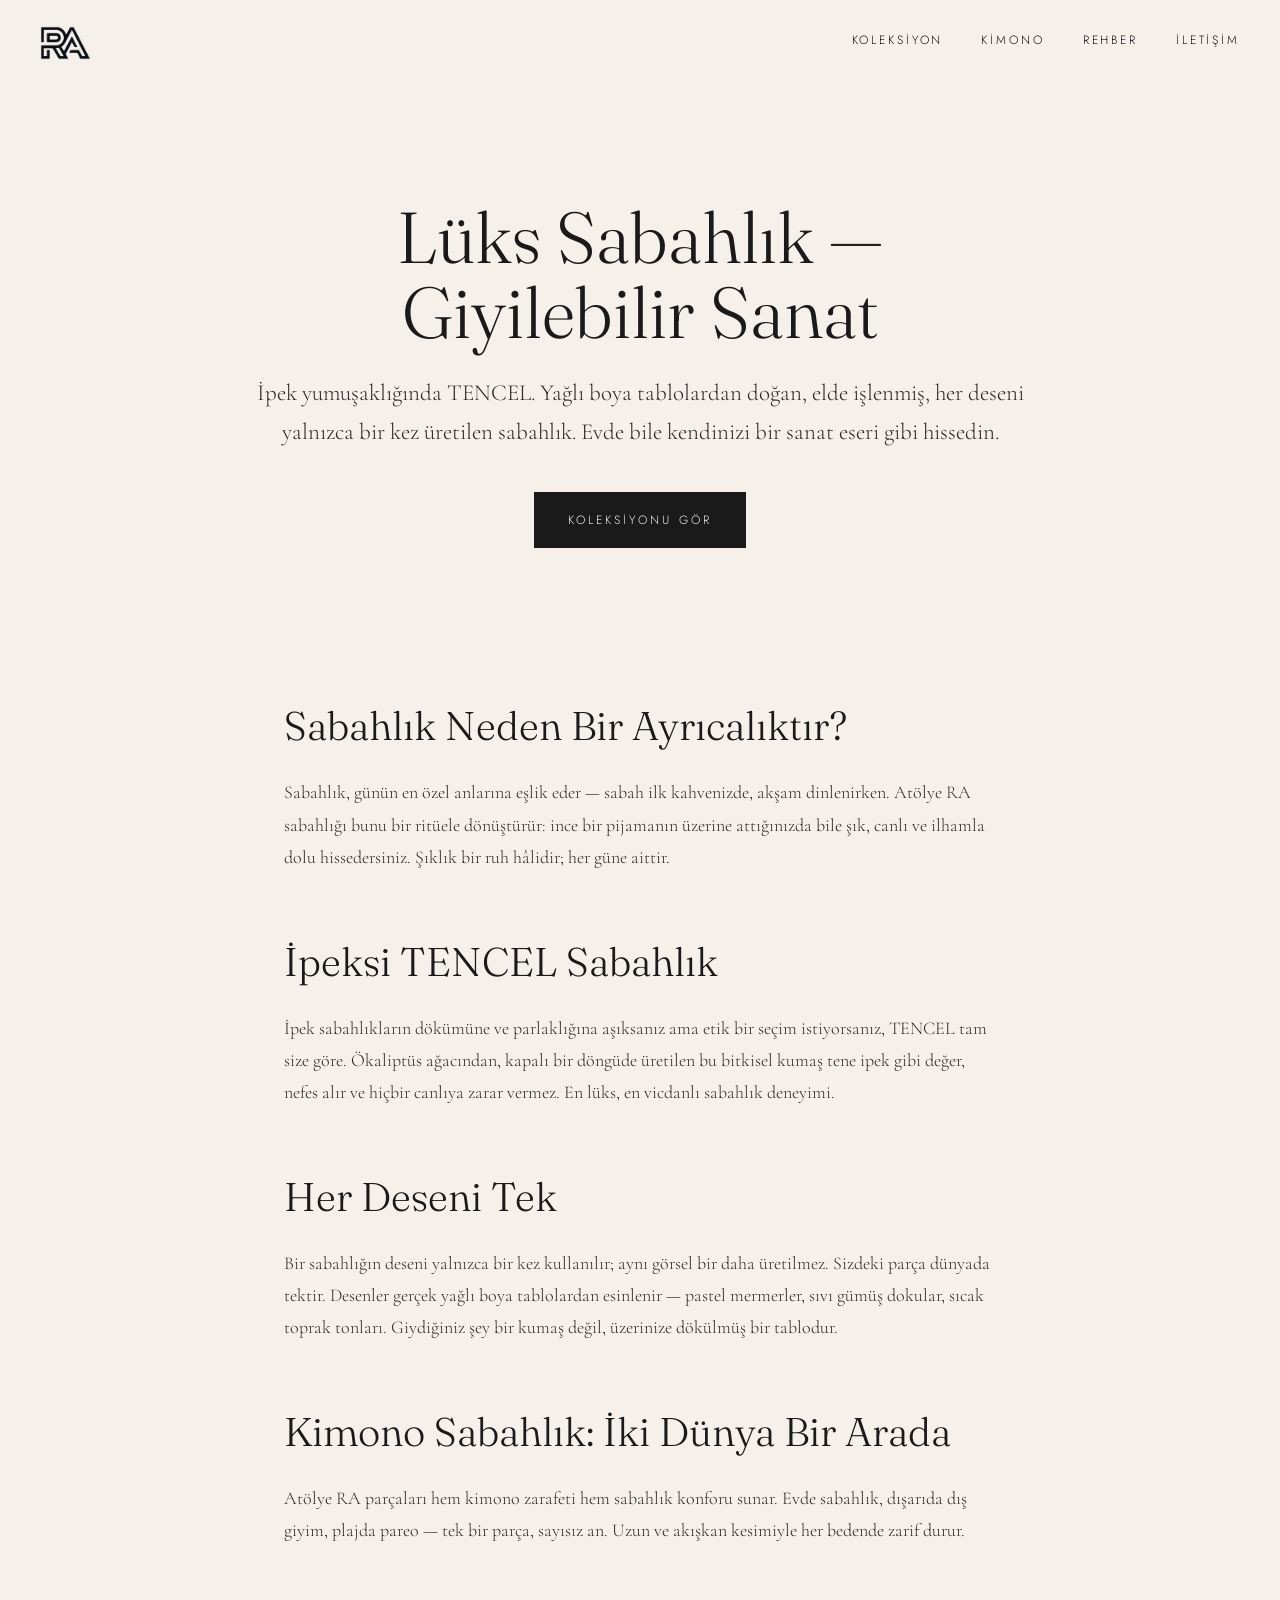
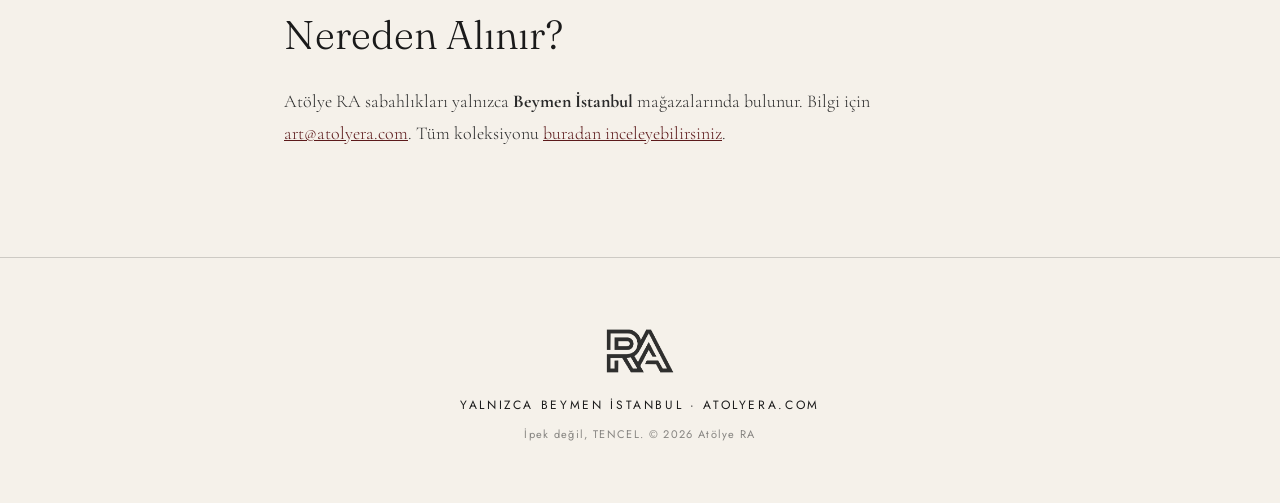
<file: sabahlik.html>
<!DOCTYPE html>
<html lang="tr">
<head>
  <meta charset="UTF-8" />
  <meta name="viewport" content="width=device-width, initial-scale=1.0" />
  <title>Lüks Sabahlık | İpeksi TENCEL Kadın Sabahlık — Atölye RA</title>
  <meta name="description" content="Atölye RA lüks sabahlık koleksiyonu: ipek yumuşaklığında TENCEL kumaştan, elde işlenmiş, yağlı boya tablolardan esinlenmiş kadın sabahlık modelleri. Her deseni tek. Yalnızca Beymen İstanbul." />
  <meta name="keywords" content="sabahlık, lüks sabahlık, ipeksi sabahlık, TENCEL sabahlık, kadın sabahlık, saten sabahlık, kimono sabahlık, ev giyimi, giyilebilir sanat, Atölye RA sabahlık" />
  <meta name="robots" content="index, follow, max-image-preview:large" />
  <link rel="canonical" href="https://atolyera.com/sabahlik" />
  <meta name="theme-color" content="#1A1A1A" />
  <link rel="icon" type="image/png" href="images/logo-dark.png" />
  <meta property="og:type" content="website" />
  <meta property="og:site_name" content="Atölye RA" />
  <meta property="og:locale" content="tr_TR" />
  <meta property="og:title" content="Lüks Sabahlık | İpeksi TENCEL Kadın Sabahlık — Atölye RA" />
  <meta property="og:description" content="İpek yumuşaklığında TENCEL, elde işlenmiş, her deseni tek lüks sabahlık. Giyilebilir sanat. Yalnızca Beymen İstanbul." />
  <meta property="og:url" content="https://atolyera.com/sabahlik" />
  <meta property="og:image" content="https://atolyera.com/images/4.jpg" />
  <link rel="preconnect" href="https://fonts.googleapis.com">
  <link rel="preconnect" href="https://fonts.gstatic.com" crossorigin>
  <link href="https://fonts.googleapis.com/css2?family=Cormorant+Garamond:ital,wght@0,300;0,400;0,500;1,400&family=Fraunces:opsz,wght@9..144,300;9..144,400;9..144,500&family=Jost:wght@300;400;500&display=swap" rel="stylesheet">
  <link rel="stylesheet" href="css/style.css" />
  <script type="application/ld+json">
  {
    "@context":"https://schema.org",
    "@type":"BreadcrumbList",
    "itemListElement":[
      {"@type":"ListItem","position":1,"name":"Ana Sayfa","item":"https://atolyera.com/"},
      {"@type":"ListItem","position":2,"name":"Sabahlık","item":"https://atolyera.com/sabahlik"}
    ]
  }
  </script>
</head>
<body>
  <header class="nav" id="nav">
    <button class="nav__menu" aria-label="Menü" id="menuBtn"><span></span><span></span></button>
    <a href="index.html" class="nav__logo"><img src="images/logo-white.png" alt="Atölye RA" class="nav__logo-img"></a>
    <nav class="nav__links" id="navLinks">
      <a href="index.html#koleksiyon">Koleksiyon</a>
      <a href="kimono.html">Kimono</a>
      <a href="index.html#sss">Rehber</a>
      <a href="index.html#iletisim">İletişim</a>
    </nav>
  </header>

  <section class="lp-hero" style="padding-top:200px">
    <h1>Lüks Sabahlık — Giyilebilir Sanat</h1>
    <p>İpek yumuşaklığında TENCEL. Yağlı boya tablolardan doğan, elde işlenmiş, her deseni
    yalnızca bir kez üretilen sabahlık. Evde bile kendinizi bir sanat eseri gibi hissedin.</p>
    <p style="margin-top:26px"><a href="index.html#koleksiyon" class="lp-cta">Koleksiyonu Gör</a></p>
  </section>

  <article class="lp-body">
    <h2>Sabahlık Neden Bir Ayrıcalıktır?</h2>
    <p>Sabahlık, günün en özel anlarına eşlik eder — sabah ilk kahvenizde, akşam dinlenirken.
    Atölye RA sabahlığı bunu bir ritüele dönüştürür: ince bir pijamanın üzerine attığınızda
    bile şık, canlı ve ilhamla dolu hissedersiniz. Şıklık bir ruh hâlidir; her güne aittir.</p>

    <h2>İpeksi TENCEL Sabahlık</h2>
    <p>İpek sabahlıkların dökümüne ve parlaklığına aşıksanız ama etik bir seçim istiyorsanız,
    TENCEL tam size göre. Ökaliptüs ağacından, kapalı bir döngüde üretilen bu bitkisel kumaş
    tene ipek gibi değer, nefes alır ve hiçbir canlıya zarar vermez. En lüks, en vicdanlı
    sabahlık deneyimi.</p>

    <h2>Her Deseni Tek</h2>
    <p>Bir sabahlığın deseni yalnızca bir kez kullanılır; aynı görsel bir daha üretilmez.
    Sizdeki parça dünyada tektir. Desenler gerçek yağlı boya tablolardan esinlenir — pastel
    mermerler, sıvı gümüş dokular, sıcak toprak tonları. Giydiğiniz şey bir kumaş değil,
    üzerinize dökülmüş bir tablodur.</p>

    <h2>Kimono Sabahlık: İki Dünya Bir Arada</h2>
    <p>Atölye RA parçaları hem kimono zarafeti hem sabahlık konforu sunar. Evde sabahlık, dışarıda
    dış giyim, plajda pareo — tek bir parça, sayısız an. Uzun ve akışkan kesimiyle her bedende
    zarif durur.</p>

    <h2>Nereden Alınır?</h2>
    <p>Atölye RA sabahlıkları yalnızca <strong>Beymen İstanbul</strong> mağazalarında bulunur.
    Bilgi için <a href="mailto:art@atolyera.com">art@atolyera.com</a>. Tüm koleksiyonu
    <a href="index.html#koleksiyon">buradan inceleyebilirsiniz</a>.</p>
  </article>

  <footer class="footer">
    <img src="images/logo-dark.png" alt="Atölye RA" class="footer__logo-img">
    <p class="footer__line">Yalnızca Beymen İstanbul · atolyera.com</p>
    <p class="footer__fine">İpek değil, TENCEL. © 2026 Atölye RA</p>
  </footer>
  <script src="js/main.js"></script>
</body>
</html>
</file>
<file: css/style.css>
/* ============================================================
   ATÖLYE RA — Editöryel Lüks
   Renkler: fildişi #F5F1EA · grafit #1A1A1A · bordo #5C1A1B
   ============================================================ */

:root{
  --ivory:#F5F1EA;
  --ivory-2:#EDE7DC;
  --graphite:#1A1A1A;
  --graphite-soft:#2A2A2A;
  --bordeaux:#5C1A1B;
  --line:rgba(26,26,26,.18);
  --serif-display:"Fraunces", Georgia, serif;
  --serif-text:"Cormorant Garamond", Georgia, serif;
  --sans:"Jost", system-ui, sans-serif;
}

*{ margin:0; padding:0; box-sizing:border-box; }

html{ scroll-behavior:smooth; }

body{
  background:var(--ivory);
  color:var(--graphite);
  font-family:var(--serif-text);
  font-size:18px;
  line-height:1.6;
  -webkit-font-smoothing:antialiased;
  overflow-x:hidden;
}

img{ display:block; max-width:100%; }

/* ---------- NAVİGASYON ---------- */
.nav{
  position:fixed;
  top:0; left:0; right:0;
  z-index:100;
  display:flex;
  align-items:center;
  justify-content:space-between;
  padding:26px 40px;
  mix-blend-mode:difference;
  color:#fff;
  transition:padding .4s ease;
}
.nav__logo{
  font-family:var(--sans);
  font-weight:500;
  letter-spacing:.42em;
  font-size:19px;
  color:#fff;
  text-decoration:none;
  white-space:nowrap;
  display:flex;
  align-items:center;
}
.nav__logo-img{
  height:34px;
  width:auto;
  display:block;
}
.nav__links{
  display:flex;
  gap:38px;
}
.nav__links a{
  font-family:var(--sans);
  font-weight:300;
  letter-spacing:.24em;
  text-transform:uppercase;
  font-size:12px;
  color:#fff;
  text-decoration:none;
  position:relative;
  padding-bottom:4px;
}
.nav__links a::after{
  content:"";
  position:absolute;
  left:0; bottom:0;
  width:0; height:1px;
  background:#fff;
  transition:width .4s ease;
}
.nav__links a:hover::after{ width:100%; }

.nav__menu{
  display:none;
  flex-direction:column;
  gap:6px;
  background:none;
  border:none;
  cursor:pointer;
}
.nav__menu span{
  width:26px; height:1.5px;
  background:#fff;
  transition:.3s;
}

/* ---------- HERO ---------- */
.hero{
  position:relative;
  height:100vh;
  min-height:640px;
  overflow:hidden;
}
.hero__media{
  position:absolute;
  inset:0;
  background:var(--graphite) center/cover no-repeat;
  display:flex;
  align-items:center;
  justify-content:center;
  animation:slowZoom 14s ease-out forwards;
}
.hero__fallback{
  font-family:var(--serif-display);
  font-size:6vw;
  letter-spacing:.3em;
  color:rgba(245,241,234,.14);
}
@keyframes slowZoom{
  from{ transform:scale(1.08); }
  to{ transform:scale(1); }
}
.hero__overlay{
  position:absolute;
  left:0; right:0; bottom:12vh;
  text-align:center;
  color:#fff;
  padding:0 24px;
  z-index:2;
  text-shadow:0 2px 24px rgba(0,0,0,.45);
}
.hero__eyebrow{
  font-family:var(--sans);
  font-weight:400;
  text-transform:uppercase;
  letter-spacing:.42em;
  font-size:12px;
  margin-bottom:22px;
  opacity:.95;
}
.hero__title{
  font-family:var(--serif-display);
  font-weight:300;
  font-size:clamp(48px,9vw,120px);
  line-height:.98;
  letter-spacing:.01em;
}
.hero__sub{
  font-family:var(--serif-text);
  font-weight:400;
  font-size:clamp(16px,2vw,21px);
  line-height:1.5;
  letter-spacing:.04em;
  margin-top:22px;
  opacity:.95;
}
.hero__cta{
  display:inline-block;
  margin-top:34px;
  font-family:var(--sans);
  text-transform:uppercase;
  letter-spacing:.28em;
  font-size:12px;
  color:#fff;
  text-decoration:none;
  border:1px solid rgba(255,255,255,.6);
  padding:16px 34px;
  transition:.4s;
}
.hero__cta:hover{
  background:#fff;
  color:var(--graphite);
}
.hero::after{ /* alt karartma, yazı okunsun */
  content:"";
  position:absolute; inset:0;
  background:linear-gradient(to bottom,rgba(0,0,0,.15) 0%,rgba(0,0,0,0) 30%,rgba(0,0,0,.7) 100%);
  z-index:1;
}
.hero__scroll{
  position:absolute;
  bottom:28px; left:50%;
  transform:translateX(-50%);
  z-index:2;
  font-family:var(--sans);
  font-size:10px;
  letter-spacing:.3em;
  text-transform:uppercase;
  color:#fff;
  opacity:.8;
  animation:bob 2.4s ease-in-out infinite;
}
@keyframes bob{ 0%,100%{ transform:translate(-50%,0);} 50%{ transform:translate(-50%,7px);} }

/* ---------- MANİFESTO ---------- */
.manifesto{
  text-align:center;
  padding:130px 24px 120px;
  max-width:900px;
  margin:0 auto;
}
.manifesto__mark{
  font-family:var(--serif-display);
  font-size:34px;
  letter-spacing:.3em;
  color:var(--bordeaux);
  margin-bottom:36px;
}
.manifesto__logo{
  height:64px;
  width:auto;
  margin:0 auto 40px;
  display:block;
}
.manifesto__text{
  font-family:var(--serif-text);
  font-size:clamp(24px,3.4vw,38px);
  font-weight:300;
  line-height:1.5;
}
.manifesto__text em{
  font-style:italic;
  color:var(--bordeaux);
}
.manifesto__sign{
  font-family:var(--sans);
  text-transform:uppercase;
  letter-spacing:.28em;
  font-size:12px;
  margin-top:40px;
  opacity:.6;
}

/* ---------- SANAT KÖKENİ / TEK PARÇA ---------- */
.ethos{
  border-top:1px solid var(--line);
  border-bottom:1px solid var(--line);
  padding:90px 40px;
}
.ethos__grid{
  max-width:1200px;
  margin:0 auto;
  display:grid;
  grid-template-columns:repeat(auto-fit,minmax(240px,1fr));
  gap:56px;
}
.ethos__block{ max-width:440px; margin:0 auto; }
.ethos__num{
  font-family:var(--serif-display);
  font-size:20px;
  color:var(--bordeaux);
  letter-spacing:.2em;
}
.ethos__title{
  font-family:var(--serif-display);
  font-weight:300;
  font-size:clamp(26px,3.2vw,40px);
  line-height:1.1;
  margin:18px 0 20px;
}
.ethos__text{
  font-size:19px;
  font-weight:300;
  line-height:1.7;
  color:var(--graphite-soft);
}

/* ---------- BÖLÜM BAŞLIĞI ---------- */
.section-head{
  display:flex;
  align-items:center;
  justify-content:center;
  gap:28px;
  padding:20px 24px 70px;
}
.section-head h2{
  font-family:var(--serif-display);
  font-weight:300;
  font-size:clamp(30px,5vw,54px);
  letter-spacing:.04em;
}
.section-head__line{
  height:1px;
  width:min(90px,12vw);
  background:var(--line);
}
.section-sub{
  text-align:center;
  font-family:var(--serif-text);
  font-style:italic;
  font-size:clamp(18px,2.2vw,24px);
  font-weight:300;
  color:var(--graphite-soft);
  margin:-44px auto 60px;
  max-width:640px;
  padding:0 24px;
}

/* ---------- HİKÂYE GEÇİŞLERİ (INTERLUDE) ---------- */
.interlude{
  text-align:center;
  padding:150px 24px;
  max-width:820px;
  margin:0 auto;
}
.interlude--wide{ max-width:940px; }
.interlude--dark{
  max-width:none;
  margin:0;
  background:var(--graphite);
  color:var(--ivory);
}
.interlude__line{
  font-family:var(--serif-display);
  font-weight:300;
  font-size:clamp(26px,4vw,46px);
  line-height:1.15;
  letter-spacing:.01em;
}
.interlude__line--big{
  font-size:clamp(40px,7vw,84px);
  line-height:1.02;
  margin-top:8px;
}
.interlude--dark .interlude__line--big{ color:var(--ivory); }
.interlude__note{
  font-family:var(--serif-text);
  font-size:clamp(18px,2.2vw,22px);
  font-weight:300;
  line-height:1.75;
  color:var(--graphite-soft);
  max-width:520px;
  margin:38px auto 0;
}
.interlude--dark .interlude__note{ color:rgba(245,241,234,.72); }
.interlude__note--wide{ max-width:640px; }

/* ---------- KOLEKSİYON PARÇALARI ---------- */
.piece{
  display:grid;
  grid-template-columns:1fr 1fr;
  align-items:center;
  gap:0;
  min-height:92vh;
}
.piece--right{ direction:rtl; }
.piece--right .piece__info{ direction:ltr; }

.piece__media{
  align-self:stretch;
  background:var(--ivory-2);
  min-height:70vh;
  width:100%;
  height:100%;
  object-fit:cover;
  object-position:center;
  display:block;
}
.piece__pic{
  align-self:stretch;
  min-height:70vh;
  display:block;
  width:100%;
  height:100%;
}
.piece__info{
  padding:clamp(40px,7vw,110px);
  max-width:560px;
}
.piece__no{
  font-family:var(--sans);
  letter-spacing:.34em;
  text-transform:uppercase;
  font-size:12px;
  color:var(--bordeaux);
  margin-bottom:16px;
}
.piece__name{
  font-family:var(--serif-display);
  font-weight:300;
  font-size:clamp(34px,4.6vw,58px);
  line-height:1.02;
  margin-bottom:26px;
}
.piece__story{
  font-size:20px;
  font-weight:300;
  line-height:1.7;
  margin-bottom:34px;
  color:var(--graphite-soft);
}
.piece__story--muse{
  font-style:italic;
  font-size:18px;
  line-height:1.75;
  color:var(--graphite);
  padding-left:20px;
  border-left:2px solid var(--bordeaux);
  margin-top:-14px;
  margin-bottom:34px;
}
.collection--talisman,
.collection--series{
  border-top:1px solid rgba(26,26,26,.09);
}
.piece__charm{
  font-size:15px;
  font-weight:300;
  line-height:1.7;
  color:var(--graphite-soft);
  background:rgba(92,26,27,.04);
  border:1px solid rgba(92,26,27,.15);
  padding:18px 20px;
  margin-bottom:34px;
}
.piece__charm span{
  display:block;
  font-family:var(--sans);
  text-transform:uppercase;
  letter-spacing:.24em;
  font-size:11px;
  color:var(--bordeaux);
  margin-bottom:8px;
}
.piece__spec{
  list-style:none;
  border-top:1px solid var(--line);
  margin-bottom:36px;
}
.piece__spec li{
  display:flex;
  justify-content:space-between;
  gap:20px;
  padding:13px 0;
  border-bottom:1px solid var(--line);
  font-size:16px;
}
.piece__spec li span{
  font-family:var(--sans);
  text-transform:uppercase;
  letter-spacing:.18em;
  font-size:11px;
  opacity:.55;
  align-self:center;
}
.piece__cta{
  display:inline-block;
  font-family:var(--sans);
  text-transform:uppercase;
  letter-spacing:.26em;
  font-size:12px;
  text-decoration:none;
  color:var(--graphite);
  border:1px solid var(--graphite);
  padding:15px 32px;
  transition:.4s;
}
.piece__cta:hover{
  background:var(--graphite);
  color:var(--ivory);
}

/* ---------- MİRAS ---------- */
.heritage{
  background:var(--graphite);
  color:var(--ivory);
  padding:140px 24px;
}
.heritage__inner{
  max-width:760px;
  margin:0 auto;
  text-align:center;
}
.heritage__title{
  font-family:var(--serif-display);
  font-weight:300;
  font-size:clamp(32px,5vw,56px);
  margin-bottom:44px;
}
.heritage__text{
  font-size:clamp(19px,2.4vw,24px);
  font-weight:300;
  line-height:1.75;
  margin-bottom:26px;
  color:rgba(245,241,234,.82);
}
.heritage__text--accent{
  color:var(--ivory);
  font-style:italic;
  font-size:clamp(22px,3vw,30px);
  margin-top:14px;
}

/* ---------- İLETİŞİM ---------- */
.contact{
  text-align:center;
  padding:140px 24px 130px;
  max-width:720px;
  margin:0 auto;
}
.contact__eyebrow{
  font-family:var(--sans);
  text-transform:uppercase;
  letter-spacing:.34em;
  font-size:12px;
  color:var(--bordeaux);
  margin-bottom:22px;
}
.contact__title{
  font-family:var(--serif-display);
  font-weight:300;
  font-size:clamp(34px,6vw,64px);
  margin-bottom:26px;
}
.contact__text{
  font-size:20px;
  font-weight:300;
  line-height:1.7;
  margin-bottom:44px;
  color:var(--graphite-soft);
}
.contact__actions{
  display:flex;
  gap:18px;
  justify-content:center;
  flex-wrap:wrap;
}
.contact__btn{
  font-family:var(--sans);
  text-transform:uppercase;
  letter-spacing:.22em;
  font-size:12px;
  text-decoration:none;
  color:var(--ivory);
  background:var(--graphite);
  padding:18px 34px;
  transition:.4s;
}
.contact__btn:hover{ background:var(--bordeaux); }
.contact__btn--ghost{
  color:var(--graphite);
  background:transparent;
  border:1px solid var(--graphite);
}
.contact__btn--ghost:hover{
  color:var(--ivory);
  background:var(--graphite);
}

/* ---------- LANDING (kimono/sabahlık sayfaları) ---------- */
.lp-hero{
  padding:180px 24px 70px;
  text-align:center;
  max-width:840px;
  margin:0 auto;
}
.lp-hero h1{
  font-family:var(--serif-display);
  font-weight:300;
  font-size:clamp(38px,6vw,72px);
  line-height:1.04;
  margin-bottom:24px;
}
.lp-hero p{
  font-size:clamp(18px,2.3vw,23px);
  font-weight:300;
  line-height:1.7;
  color:var(--graphite-soft);
}
.lp-body{
  max-width:760px;
  margin:0 auto;
  padding:20px 24px 90px;
}
.lp-body h2{
  font-family:var(--serif-display);
  font-weight:300;
  font-size:clamp(26px,3.4vw,40px);
  margin:56px 0 18px;
}
.lp-body p{
  font-size:18px;
  font-weight:300;
  line-height:1.8;
  color:var(--graphite-soft);
  margin-bottom:18px;
}
.lp-body a{ color:var(--bordeaux); }
.lp-cta{
  display:inline-block;
  margin-top:14px;
  font-family:var(--sans);
  text-transform:uppercase;
  letter-spacing:.26em;
  font-size:12px;
  text-decoration:none;
  color:var(--ivory);
  background:var(--graphite);
  padding:18px 34px;
  transition:.4s;
}
.lp-cta:hover{ background:var(--bordeaux); }

/* ---------- SSS ---------- */
.faq{
  max-width:820px;
  margin:0 auto;
  padding:120px 24px 40px;
}
.faq__list{ margin-top:10px; }
.faq__item{
  border-bottom:1px solid var(--line);
  padding:8px 0;
}
.faq__item summary{
  font-family:var(--serif-display);
  font-weight:400;
  font-size:clamp(19px,2.4vw,26px);
  padding:20px 40px 20px 0;
  cursor:pointer;
  list-style:none;
  position:relative;
  transition:color .3s;
}
.faq__item summary::-webkit-details-marker{ display:none; }
.faq__item summary::after{
  content:"+";
  position:absolute;
  right:4px; top:50%;
  transform:translateY(-50%);
  font-family:var(--sans);
  font-weight:300;
  font-size:26px;
  color:var(--bordeaux);
  transition:transform .3s;
}
.faq__item[open] summary::after{ content:"–"; }
.faq__item summary:hover{ color:var(--bordeaux); }
.faq__item p{
  font-size:18px;
  font-weight:300;
  line-height:1.75;
  color:var(--graphite-soft);
  padding:0 40px 24px 0;
}
.faq__item a{ color:var(--bordeaux); }

/* ---------- ALT BİLGİ ---------- */
.footer{
  text-align:center;
  padding:70px 24px 60px;
  border-top:1px solid var(--line);
}
.footer__logo{
  font-family:var(--serif-display);
  font-size:26px;
  letter-spacing:.3em;
  color:var(--bordeaux);
  margin-bottom:18px;
}
.footer__logo-img{
  height:46px;
  width:auto;
  margin:0 auto 22px;
  display:block;
  opacity:.9;
}
.footer__line{
  font-family:var(--sans);
  text-transform:uppercase;
  letter-spacing:.22em;
  font-size:12px;
  margin-bottom:10px;
}
.footer__nav{
  font-family:var(--sans);
  text-transform:uppercase;
  letter-spacing:.18em;
  font-size:11px;
  margin-bottom:16px;
}
.footer__nav a{
  color:var(--graphite);
  text-decoration:none;
  opacity:.7;
  transition:opacity .3s;
}
.footer__nav a:hover{ opacity:1; color:var(--bordeaux); }
.footer__fine{
  font-family:var(--sans);
  font-size:11px;
  letter-spacing:.12em;
  opacity:.5;
}

/* ---------- ORTAYA ÇIKMA ANİMASYONU ---------- */
.reveal{
  opacity:0;
  transform:translateY(34px);
  transition:opacity 1s ease, transform 1s ease;
}
.reveal.is-in{
  opacity:1;
  transform:none;
}

/* ---------- MOBİL ---------- */
@media (max-width:860px){
  .nav{ padding:18px 20px; }
  .nav__logo{ font-size:16px; letter-spacing:.34em; }
  .nav__logo-img{ height:26px; }
  .nav__menu{ display:flex; }
  .nav__links{
    position:fixed;
    inset:0;
    background:var(--graphite);
    mix-blend-mode:normal;
    flex-direction:column;
    align-items:center;
    justify-content:center;
    gap:36px;
    transform:translateY(-100%);
    transition:transform .5s ease;
  }
  .nav__links.is-open{ transform:translateY(0); }
  .nav__links a{ font-size:18px; letter-spacing:.3em; color:#fff; }

  .hero__sub{ font-size:15px; }
  .hero__cta{ padding:14px 28px; }

  .piece,
  .piece--right{
    grid-template-columns:1fr;
    direction:ltr;
    min-height:auto;
  }
  .piece__media{ min-height:72vh; }
  .piece__info{ padding:44px 24px 68px; max-width:none; }
  .piece__story{ font-size:18px; }
  .piece__cta{ padding:16px 30px; }

  .ethos{ padding:64px 24px; }
  .ethos__grid{ grid-template-columns:1fr; gap:44px; }
  .ethos__block{ text-align:center; }

  .interlude{ padding:96px 22px; }
  .section-sub{ margin:-24px auto 44px; }
  .contact__btn{ width:100%; text-align:center; padding:18px 20px; }
}

@media (max-width:420px){
  .hero__title{ font-size:44px; }
  .piece__media{ min-height:64vh; }
  .manifesto{ padding:96px 22px 88px; }
}

/* ---------- TILSIMLARIN DİLİ ---------- */
.talismans{
  padding:130px 24px 40px;
  border-top:1px solid rgba(26,26,26,.09);
}
.talisman-grid{
  max-width:1200px;
  margin:0 auto;
  display:grid;
  grid-template-columns:repeat(4,1fr);
  gap:56px 40px;
}
.talisman{
  display:flex;
  flex-direction:column;
  align-items:center;
  text-align:center;
}
.talisman__glyph{
  height:230px;
  display:flex;
  align-items:center;
  justify-content:center;
  margin-bottom:22px;
}
.talisman__glyph img{
  max-height:230px;
  width:auto;
  max-width:100%;
  opacity:.92;
  transition:transform .5s ease, opacity .5s ease;
}
.talisman:hover .talisman__glyph img{ transform:translateY(-4px); opacity:1; }
.talisman__no{
  font-family:var(--sans);
  letter-spacing:.34em;
  font-size:12px;
  color:var(--bordeaux);
  margin-bottom:8px;
}
.talisman__name{
  font-family:var(--serif-display);
  font-weight:400;
  font-size:24px;
  letter-spacing:.02em;
  margin-bottom:14px;
}
.talisman__story{
  font-family:var(--serif-text);
  font-size:16px;
  line-height:1.7;
  color:var(--graphite-soft);
  margin-bottom:12px;
}
.talisman__bring{
  font-family:var(--serif-text);
  font-style:italic;
  font-size:16px;
  line-height:1.7;
  color:var(--graphite);
  margin-bottom:16px;
}
.talisman__meaning{
  font-family:var(--sans);
  font-size:12.5px;
  line-height:1.6;
  letter-spacing:.02em;
  color:var(--graphite-soft);
  padding-top:14px;
  border-top:1px solid rgba(92,26,27,.18);
  width:100%;
}
.talisman__meaning span{
  display:block;
  text-transform:uppercase;
  letter-spacing:.24em;
  font-size:10.5px;
  color:var(--bordeaux);
  margin-bottom:5px;
}
@media (max-width:980px){
  .talisman-grid{ grid-template-columns:repeat(2,1fr); gap:52px 36px; }
}
@media (max-width:560px){
  .talismans{ padding:96px 22px 30px; }
  .talisman-grid{ grid-template-columns:1fr; gap:64px; max-width:420px; }
  .talisman__glyph{ height:200px; }
  .talisman__glyph img{ max-height:200px; }
}

/* Kumaş & Format notu (ürün altı) */
.piece__fabric{
  font-size:13px;
  letter-spacing:.015em;
  line-height:1.7;
  color:var(--graphite-soft);
  margin:-16px 0 30px;
  padding-top:14px;
  border-top:1px solid rgba(26,26,26,.08);
}
.piece__fabric span{
  display:inline-block;
  font-family:'Jost',sans-serif;
  font-size:11px;
  letter-spacing:.16em;
  text-transform:uppercase;
  color:#5C1A1B;
  margin-right:8px;
}
.piece__fabric a{
  color:#5C1A1B;
  text-decoration:underline;
  text-underline-offset:2px;
}

/* Fiyat satırını öne çıkar (spec'in ilk satırı) */
.piece__spec li:first-child{
  font-size:17px;
  font-family:'Cormorant Garamond',serif;
  font-weight:600;
  letter-spacing:.01em;
  color:var(--graphite);
  padding-bottom:6px;
}
.piece__spec li:first-child span{
  color:#5C1A1B;
  font-weight:600;
}
</file>
